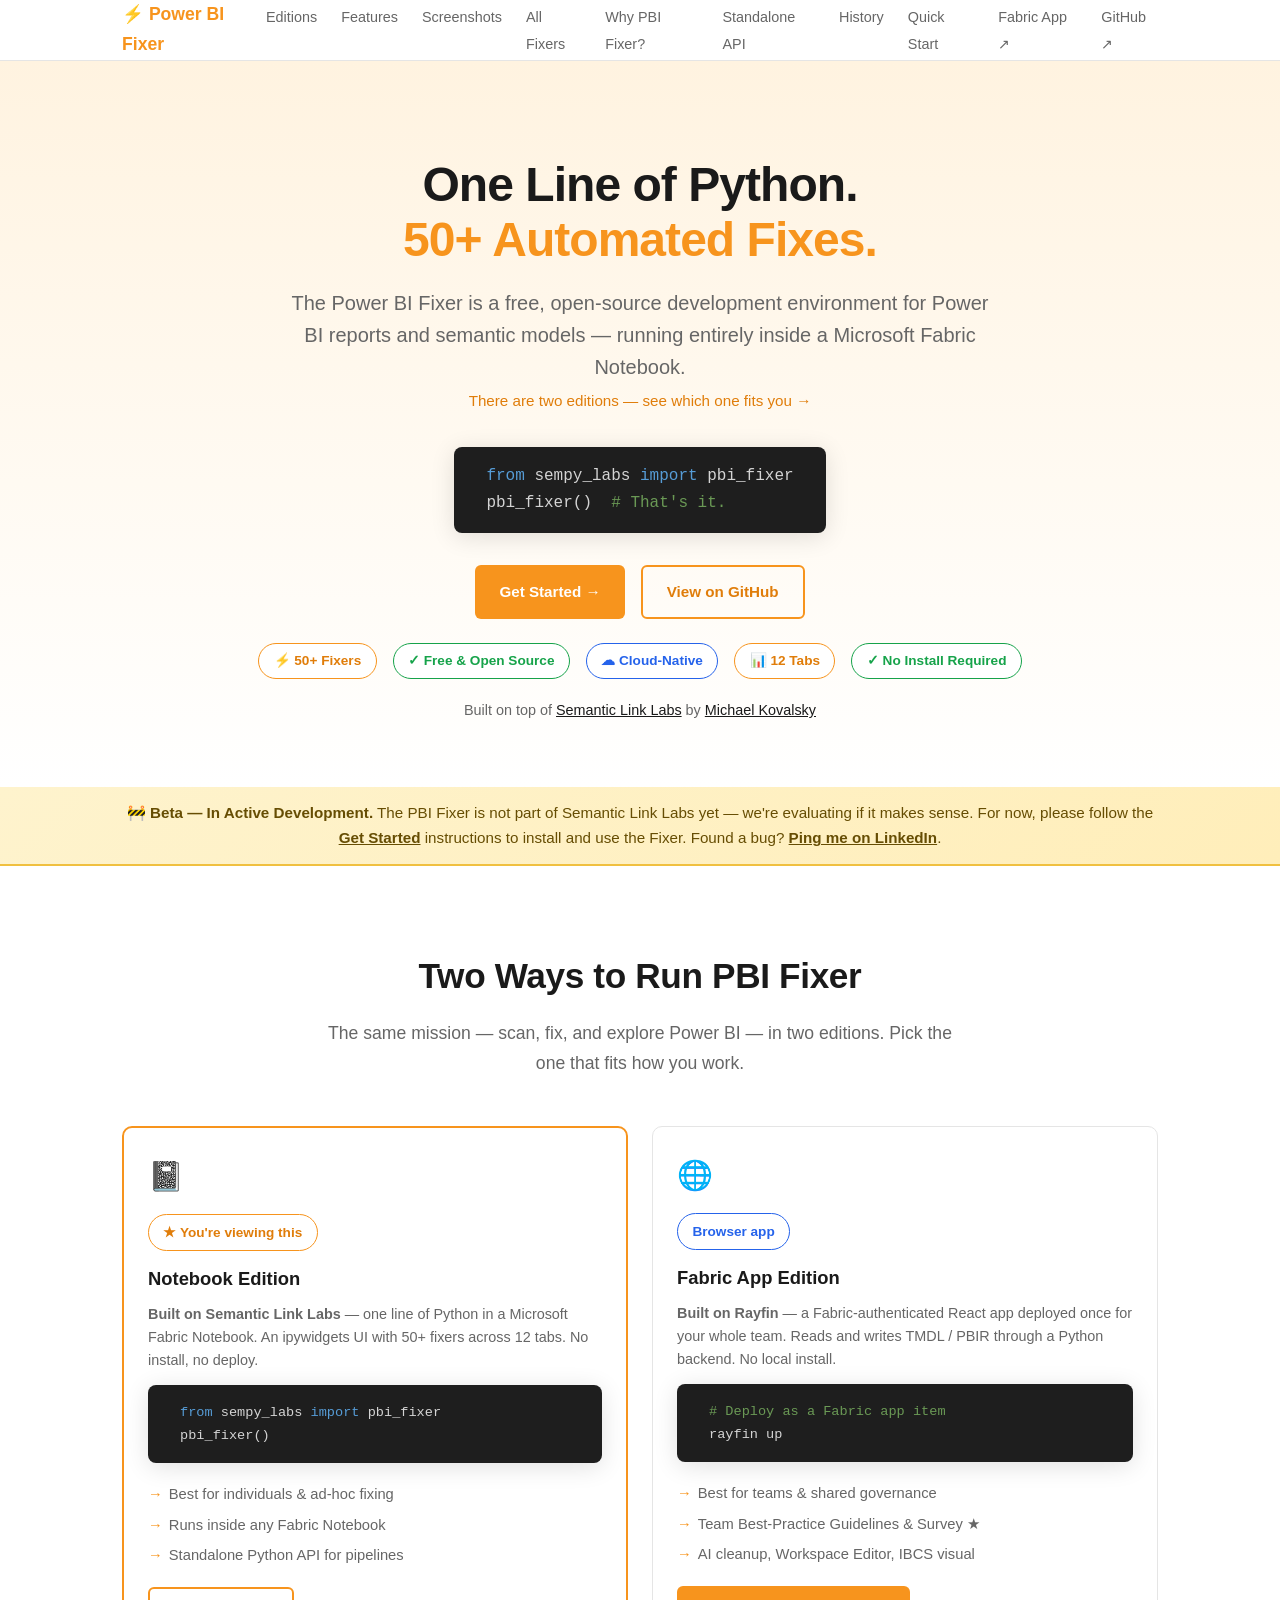
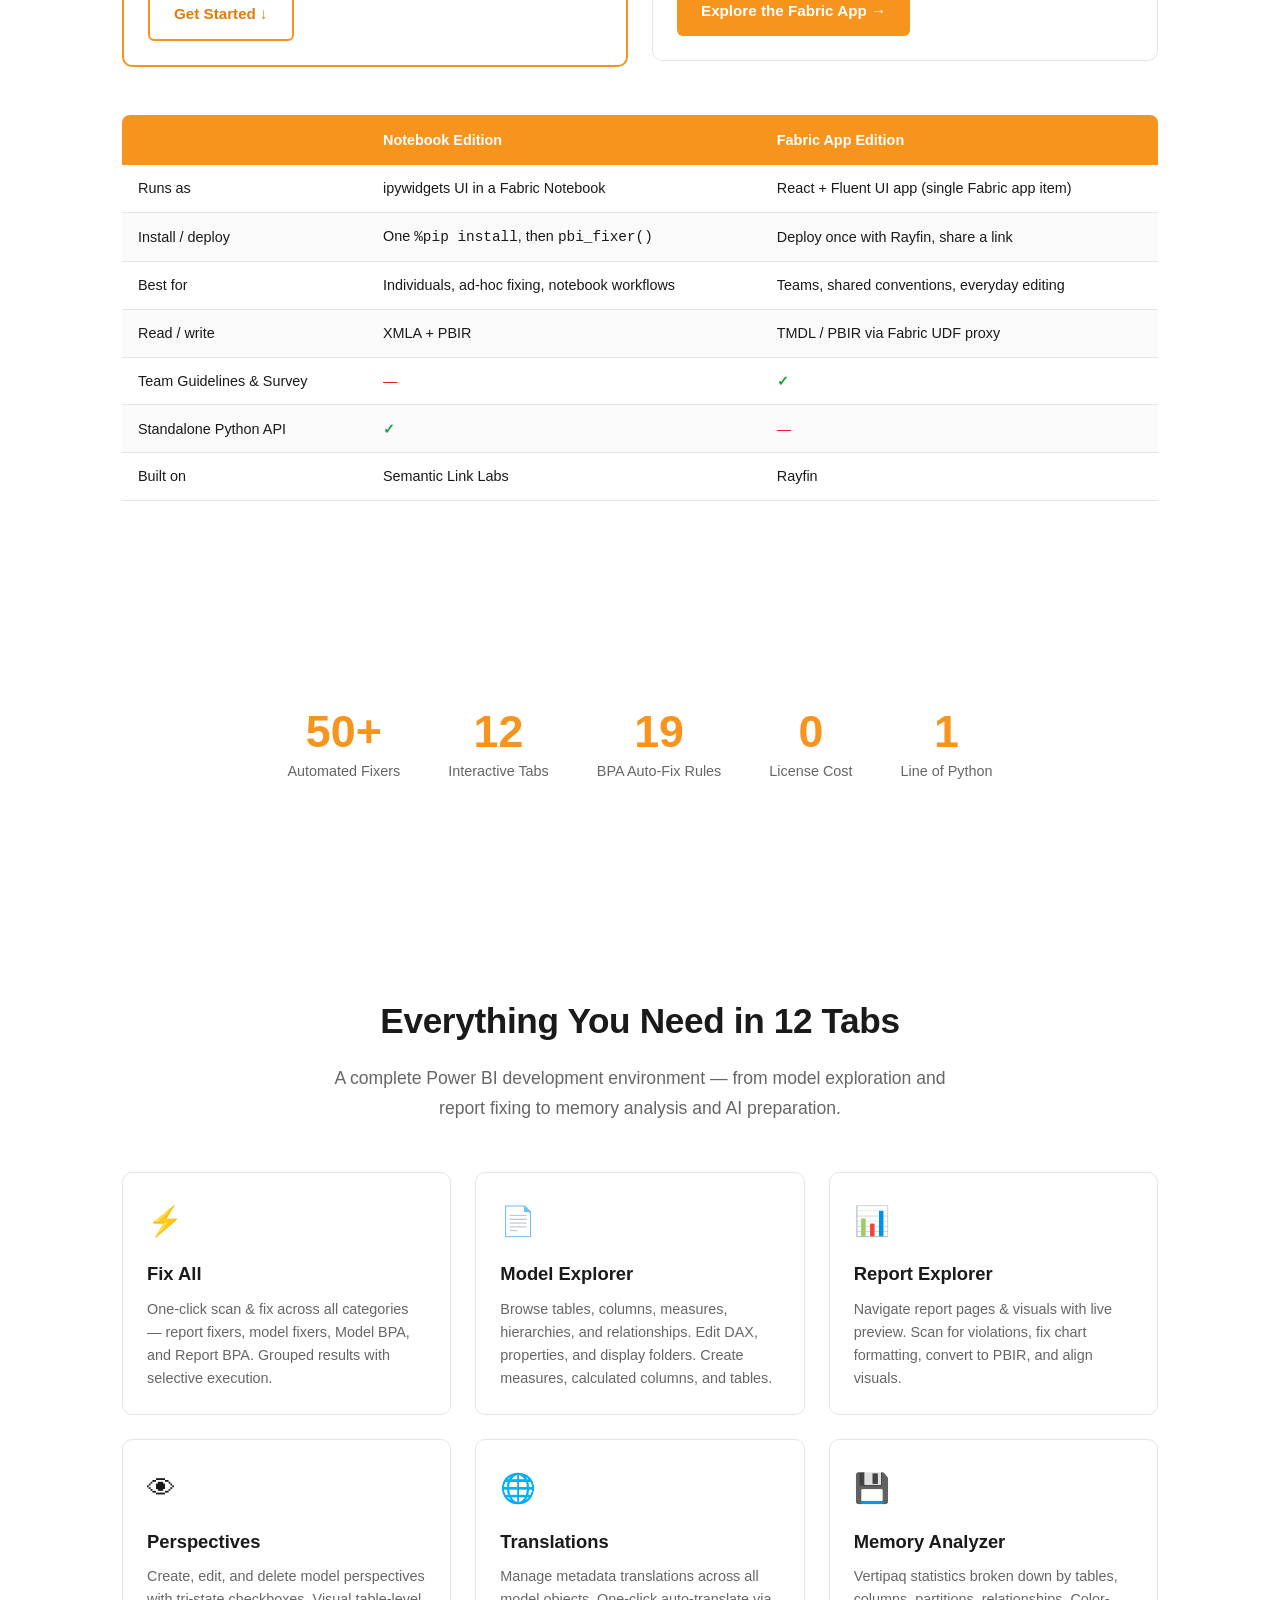
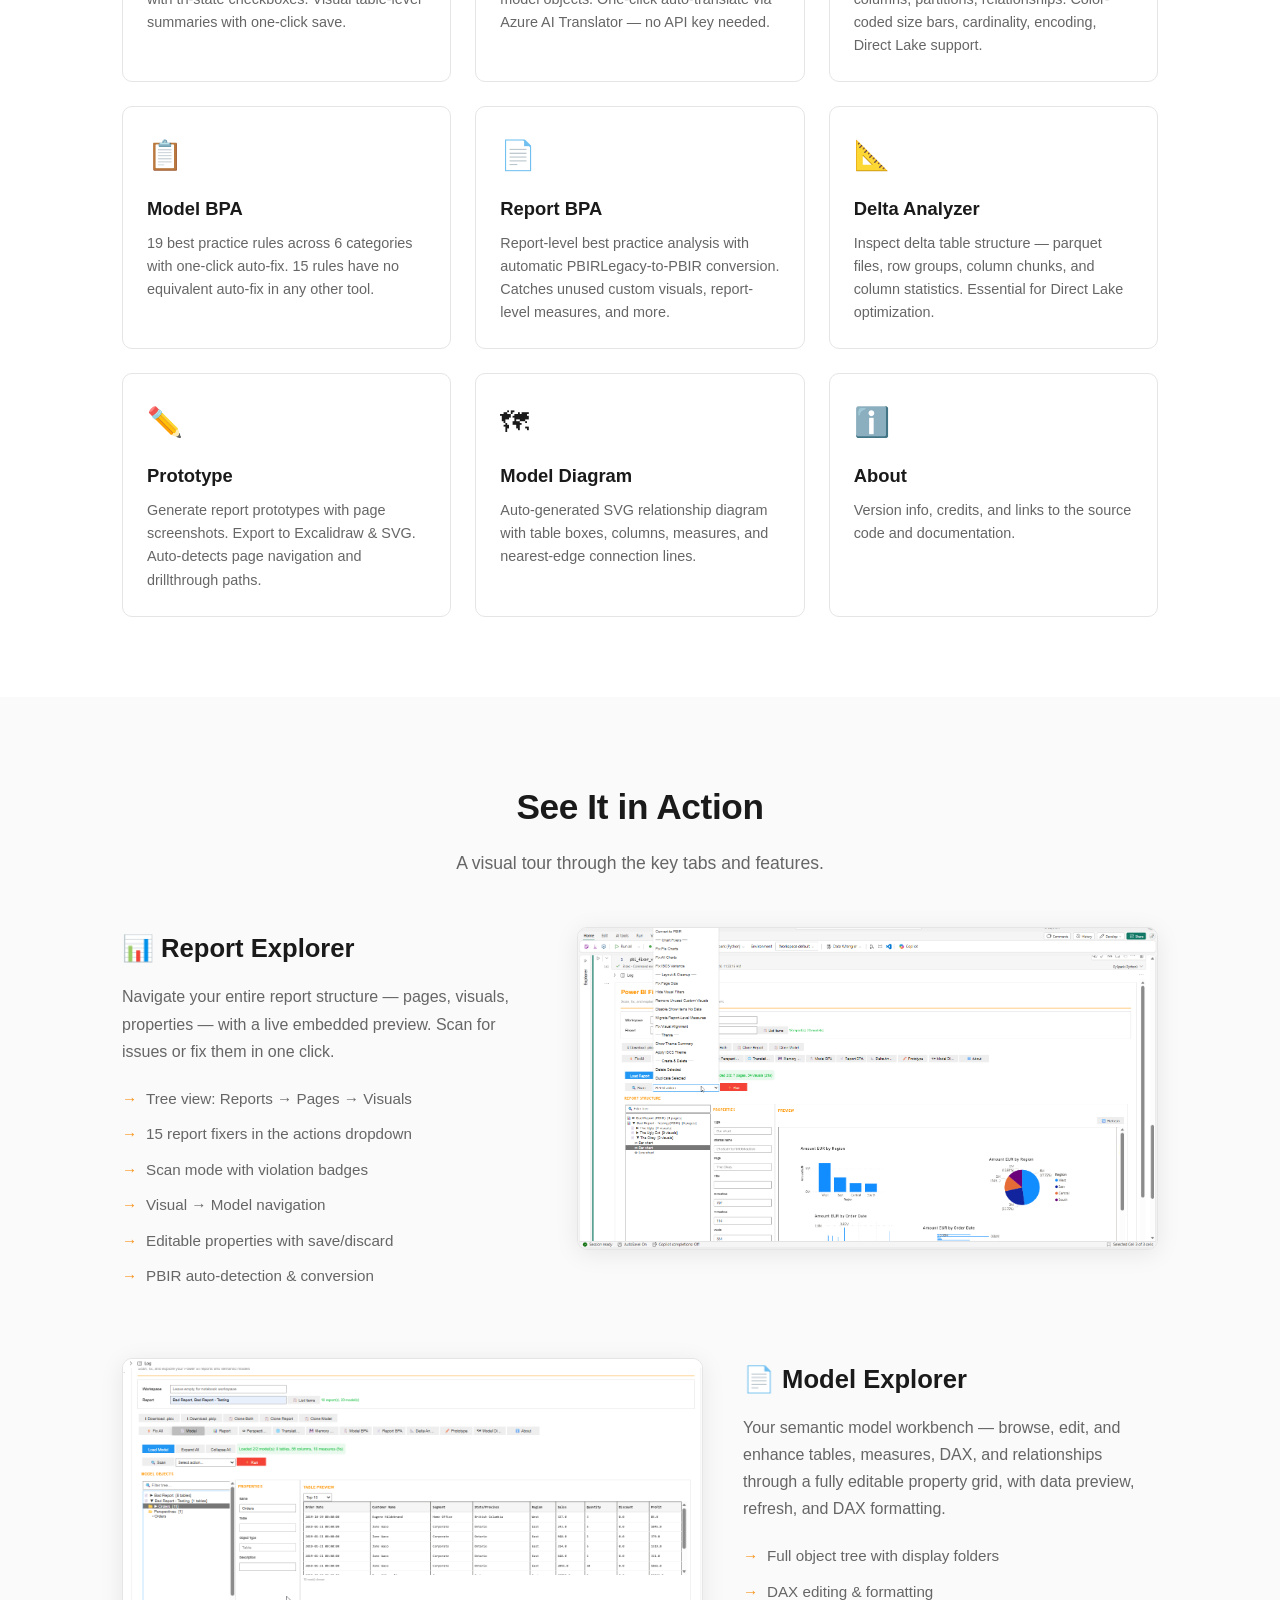
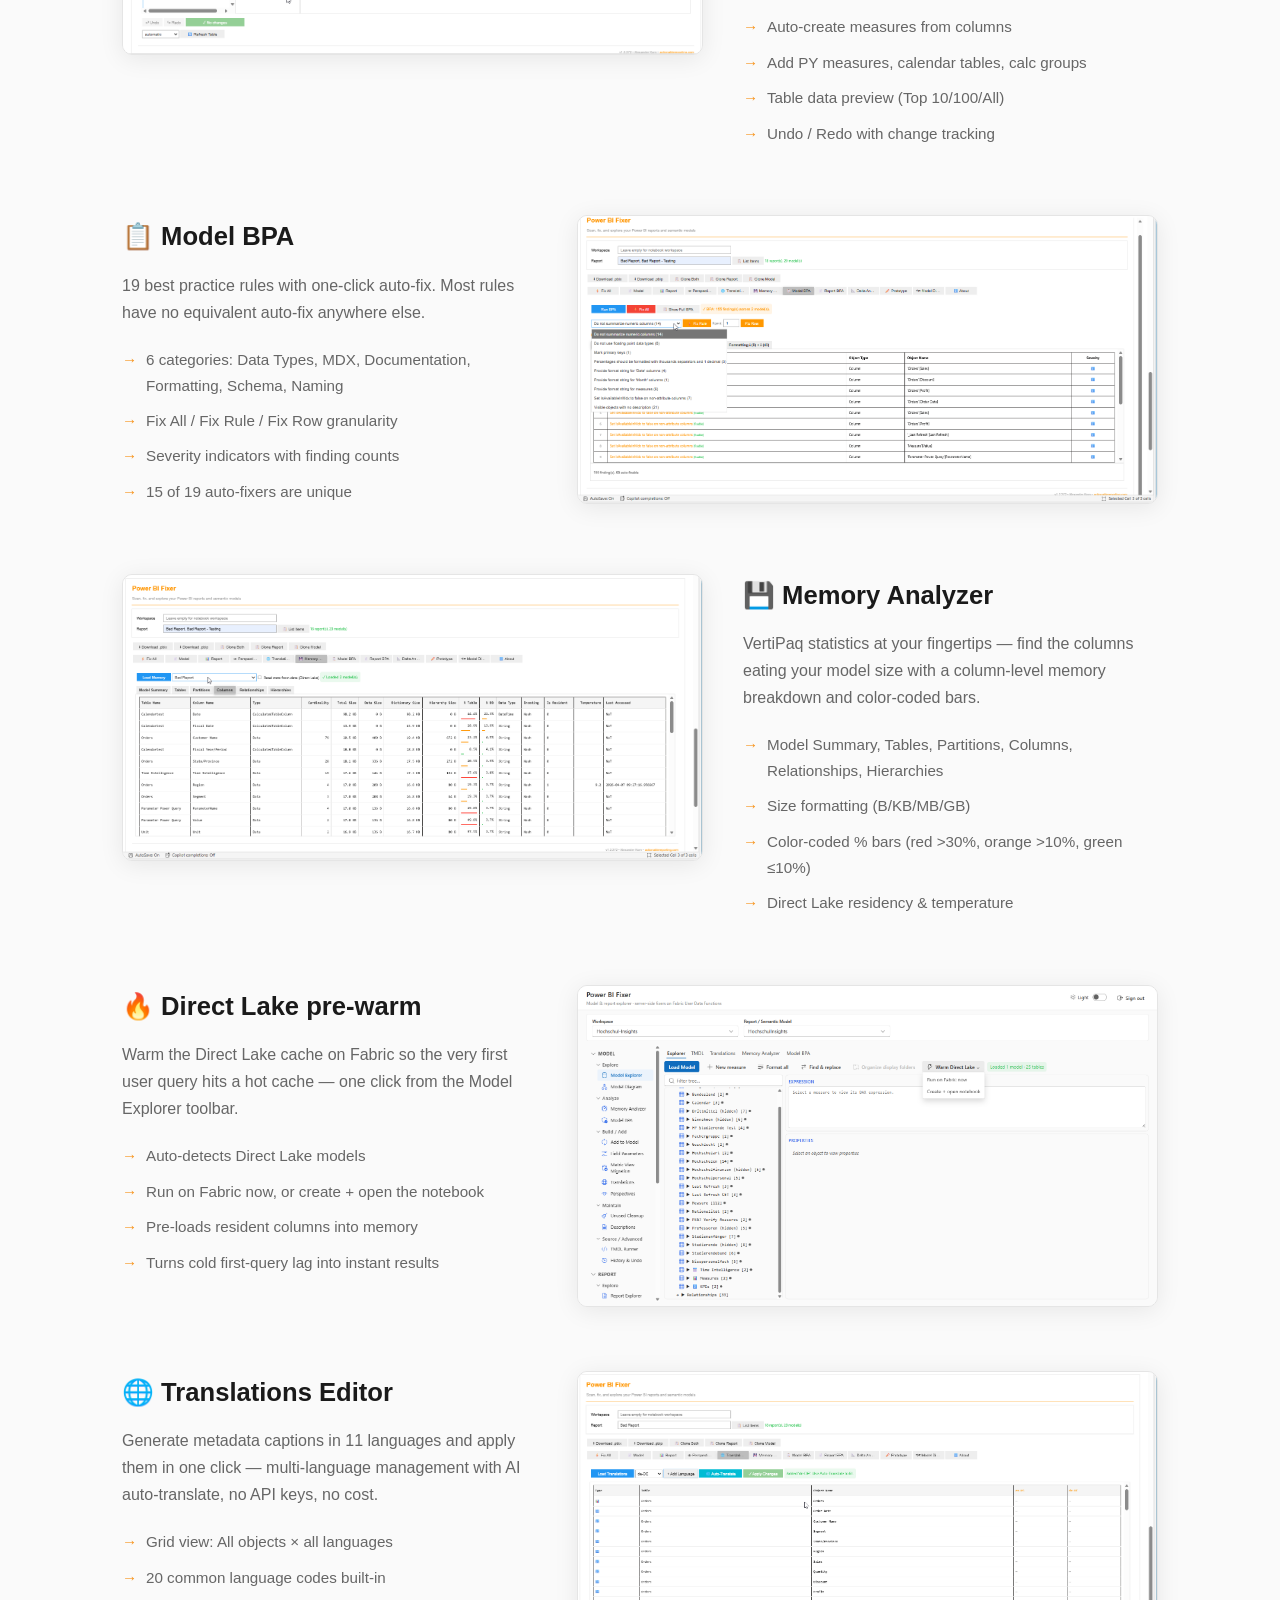
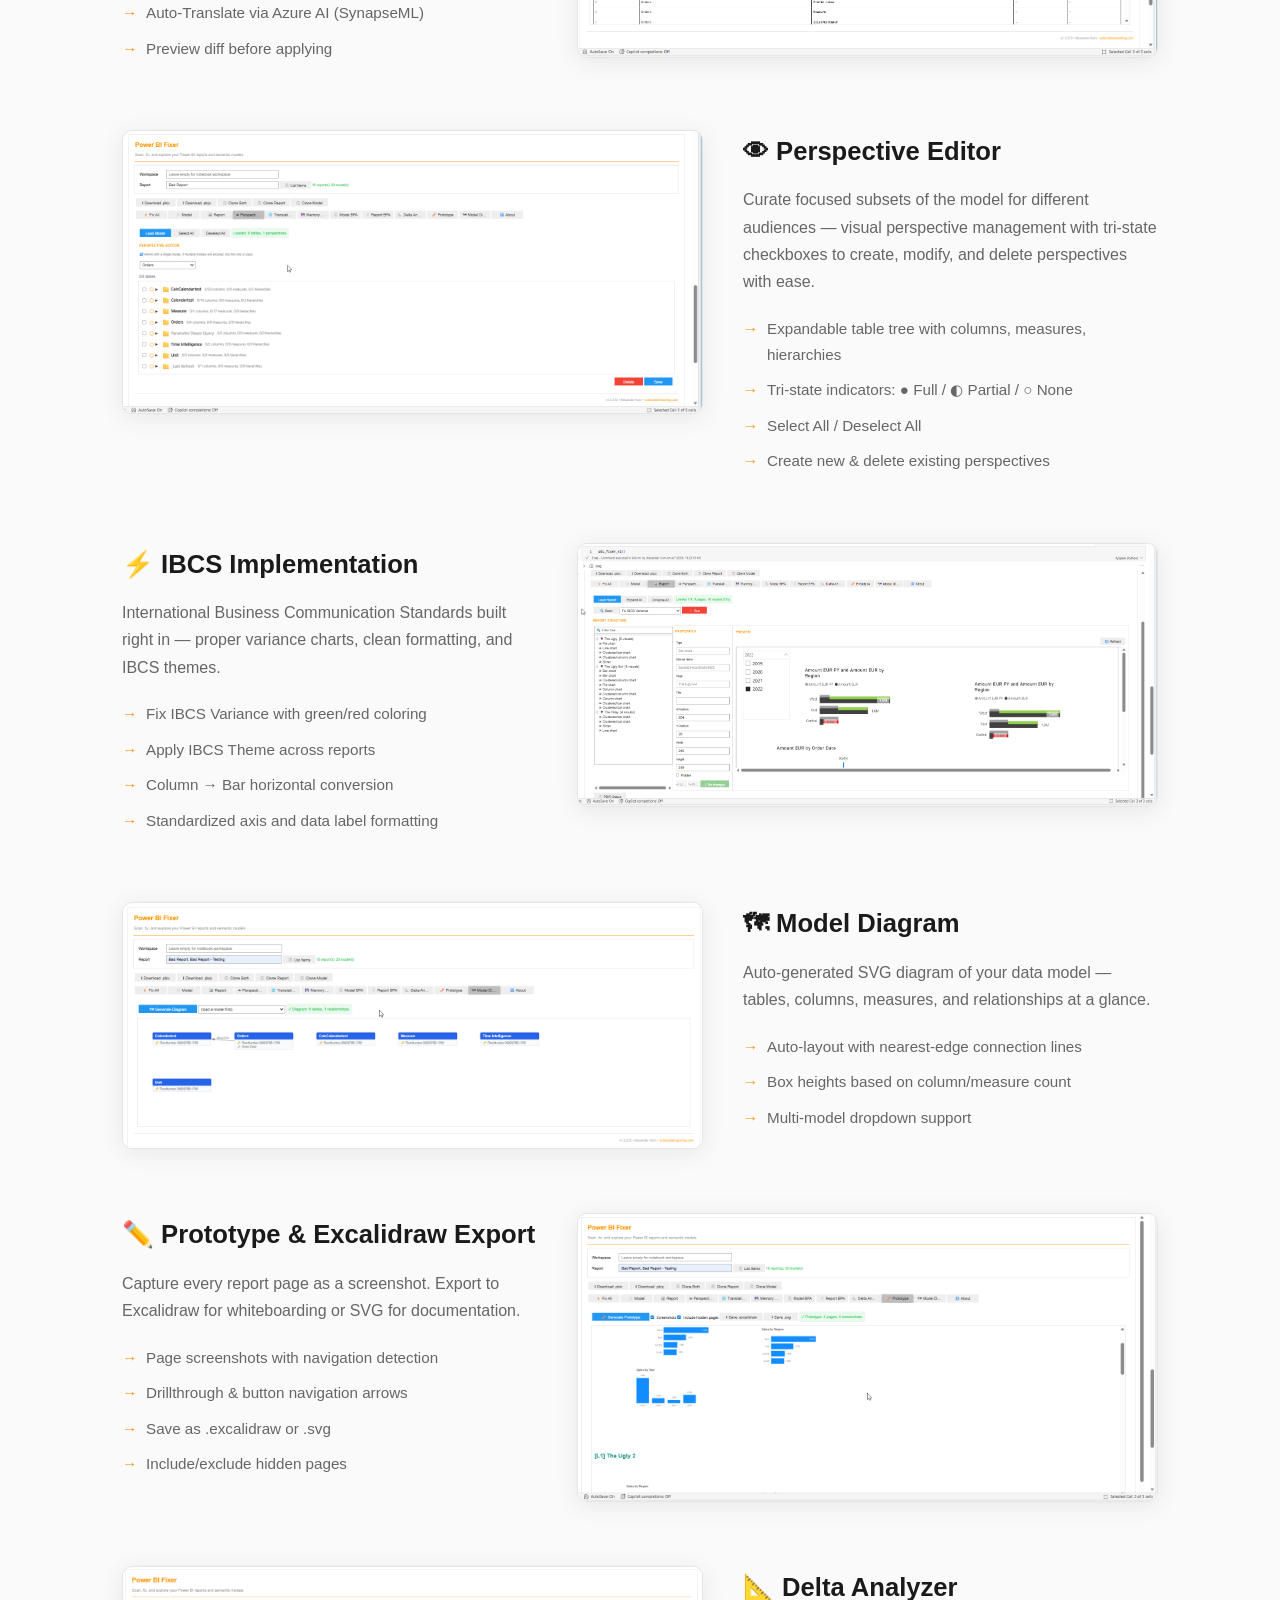
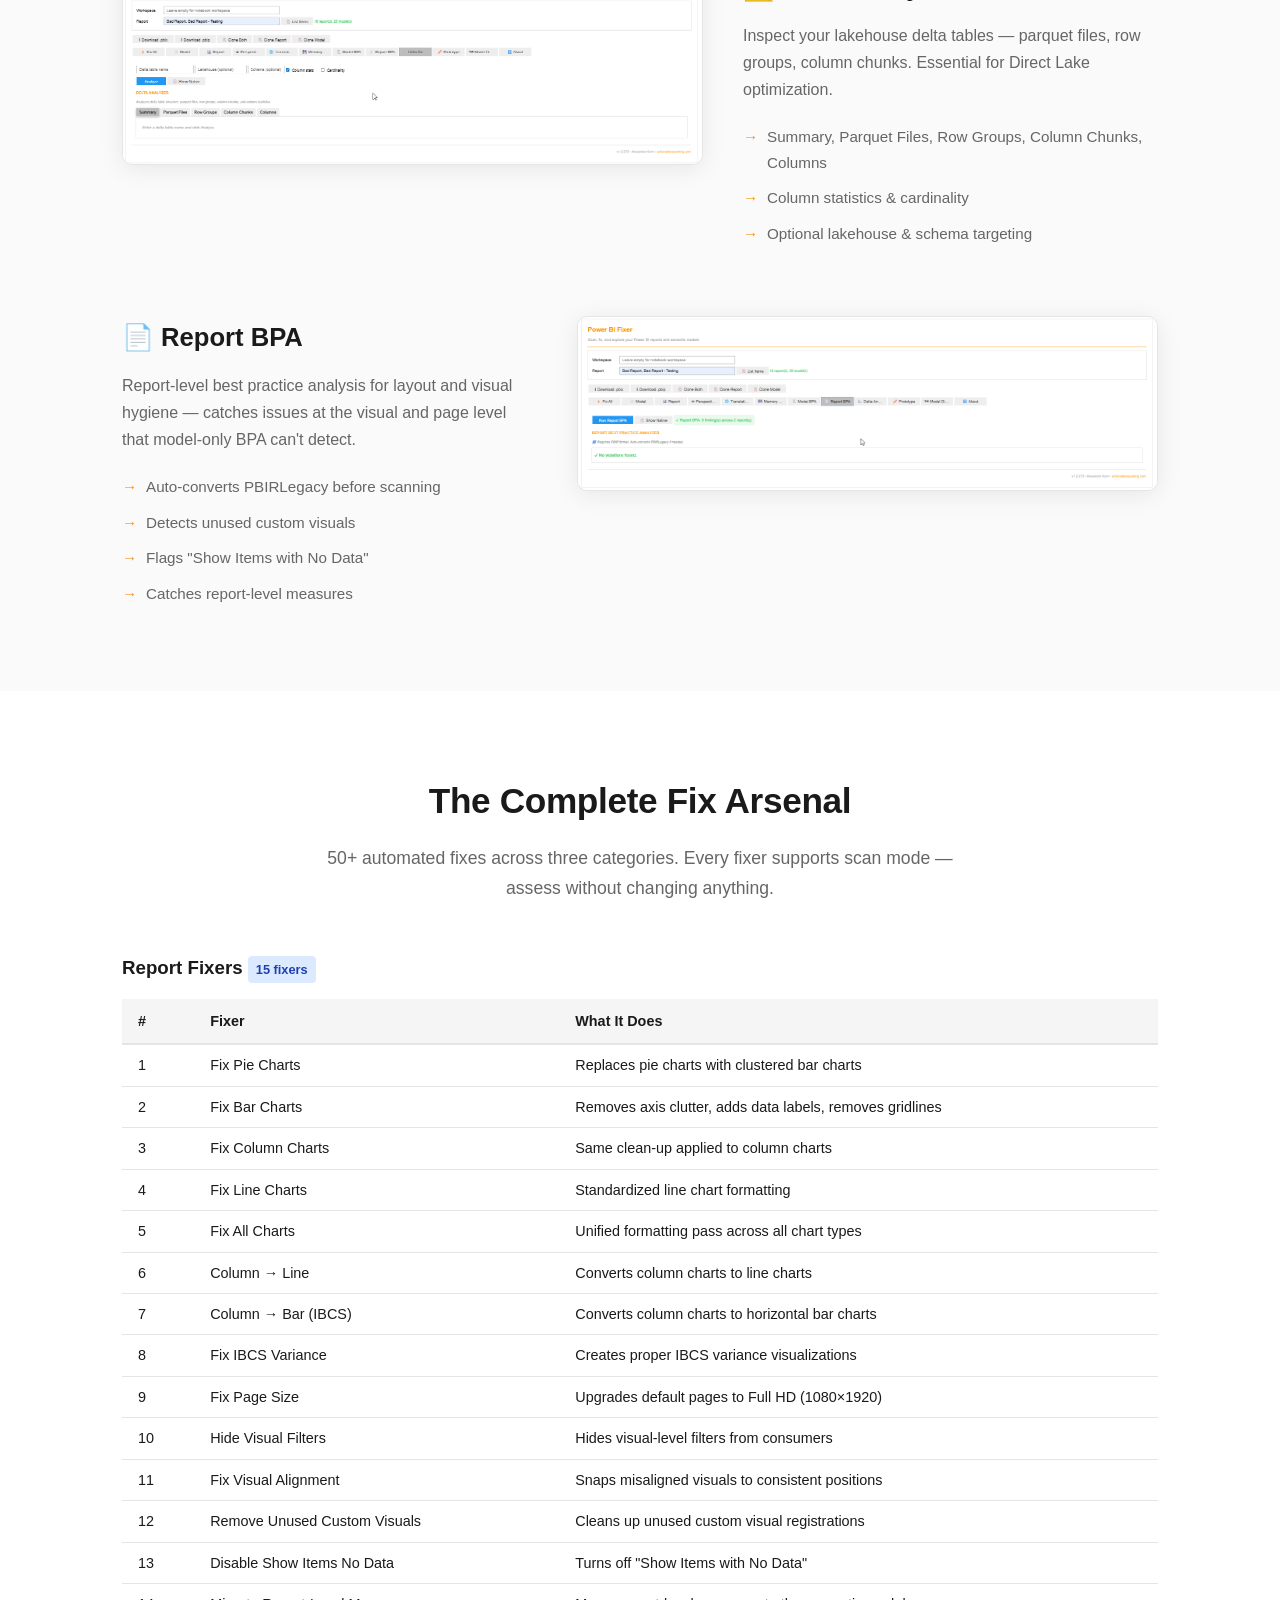
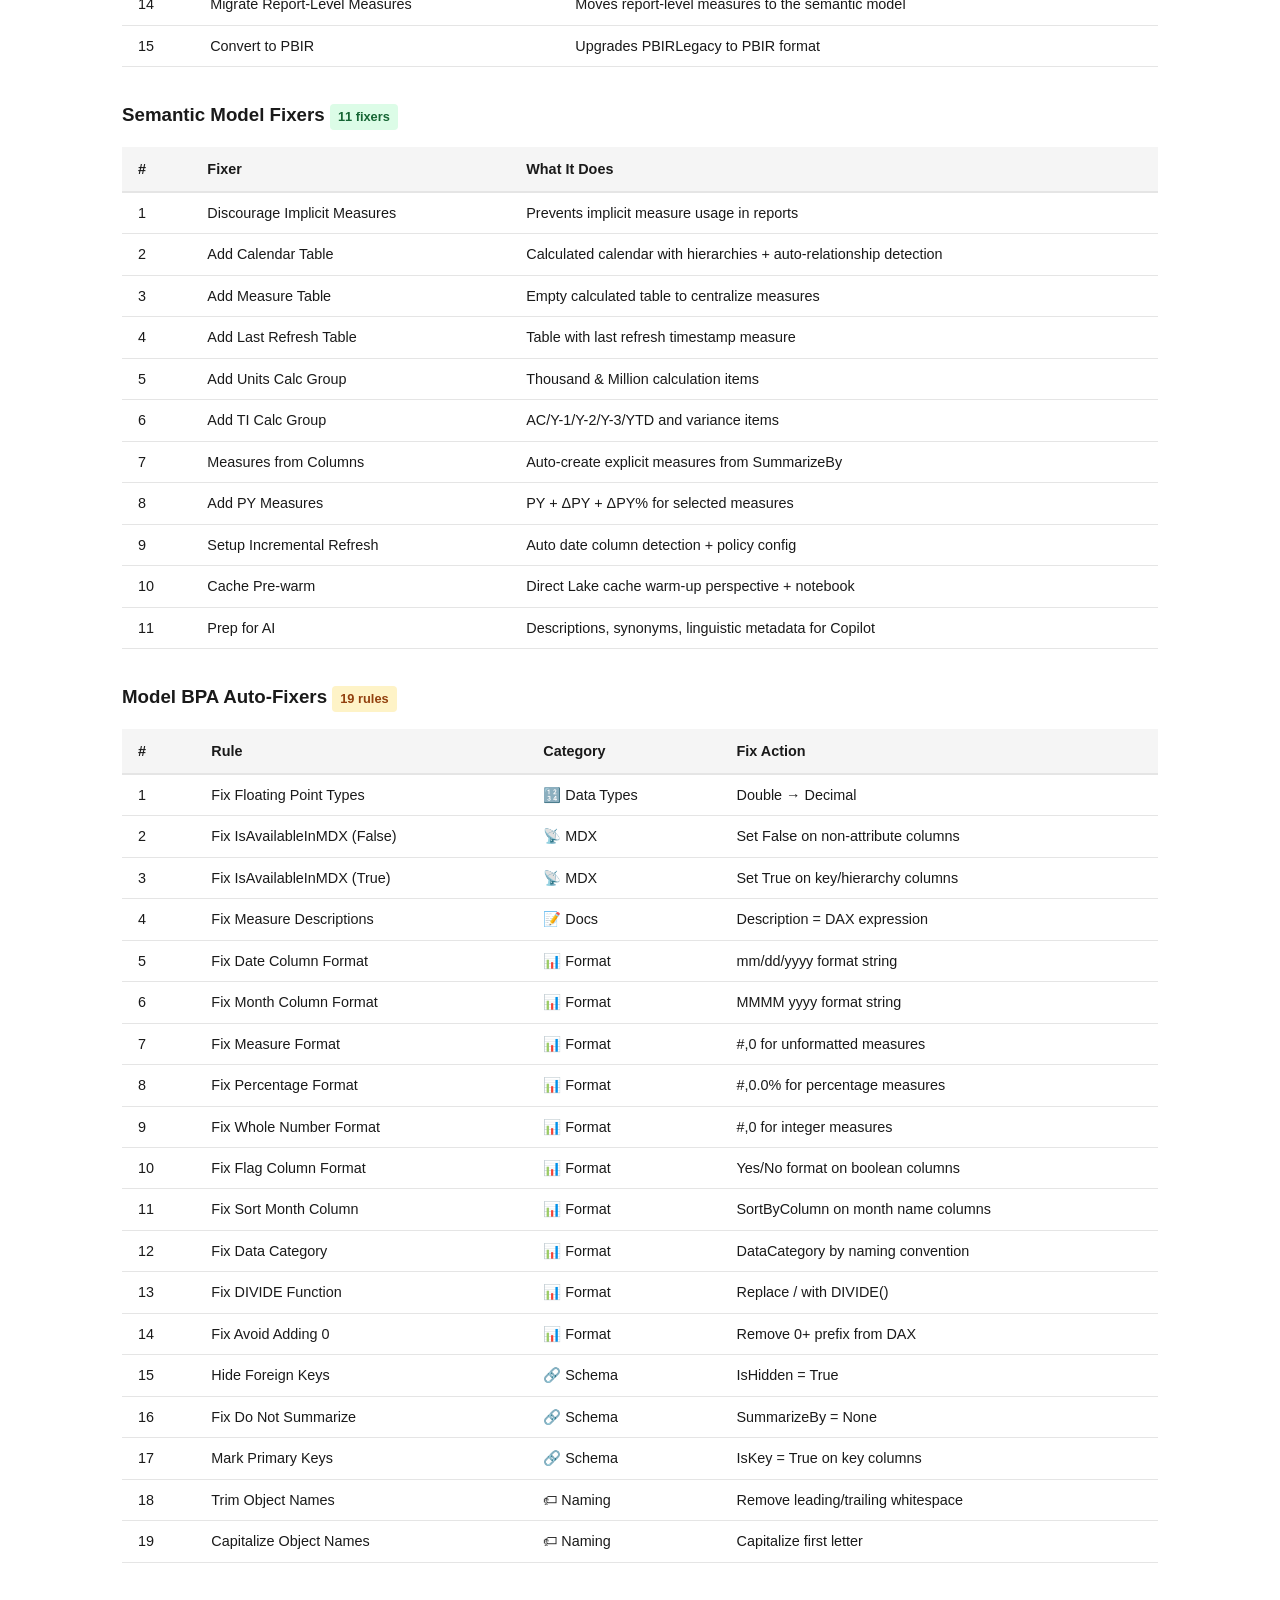
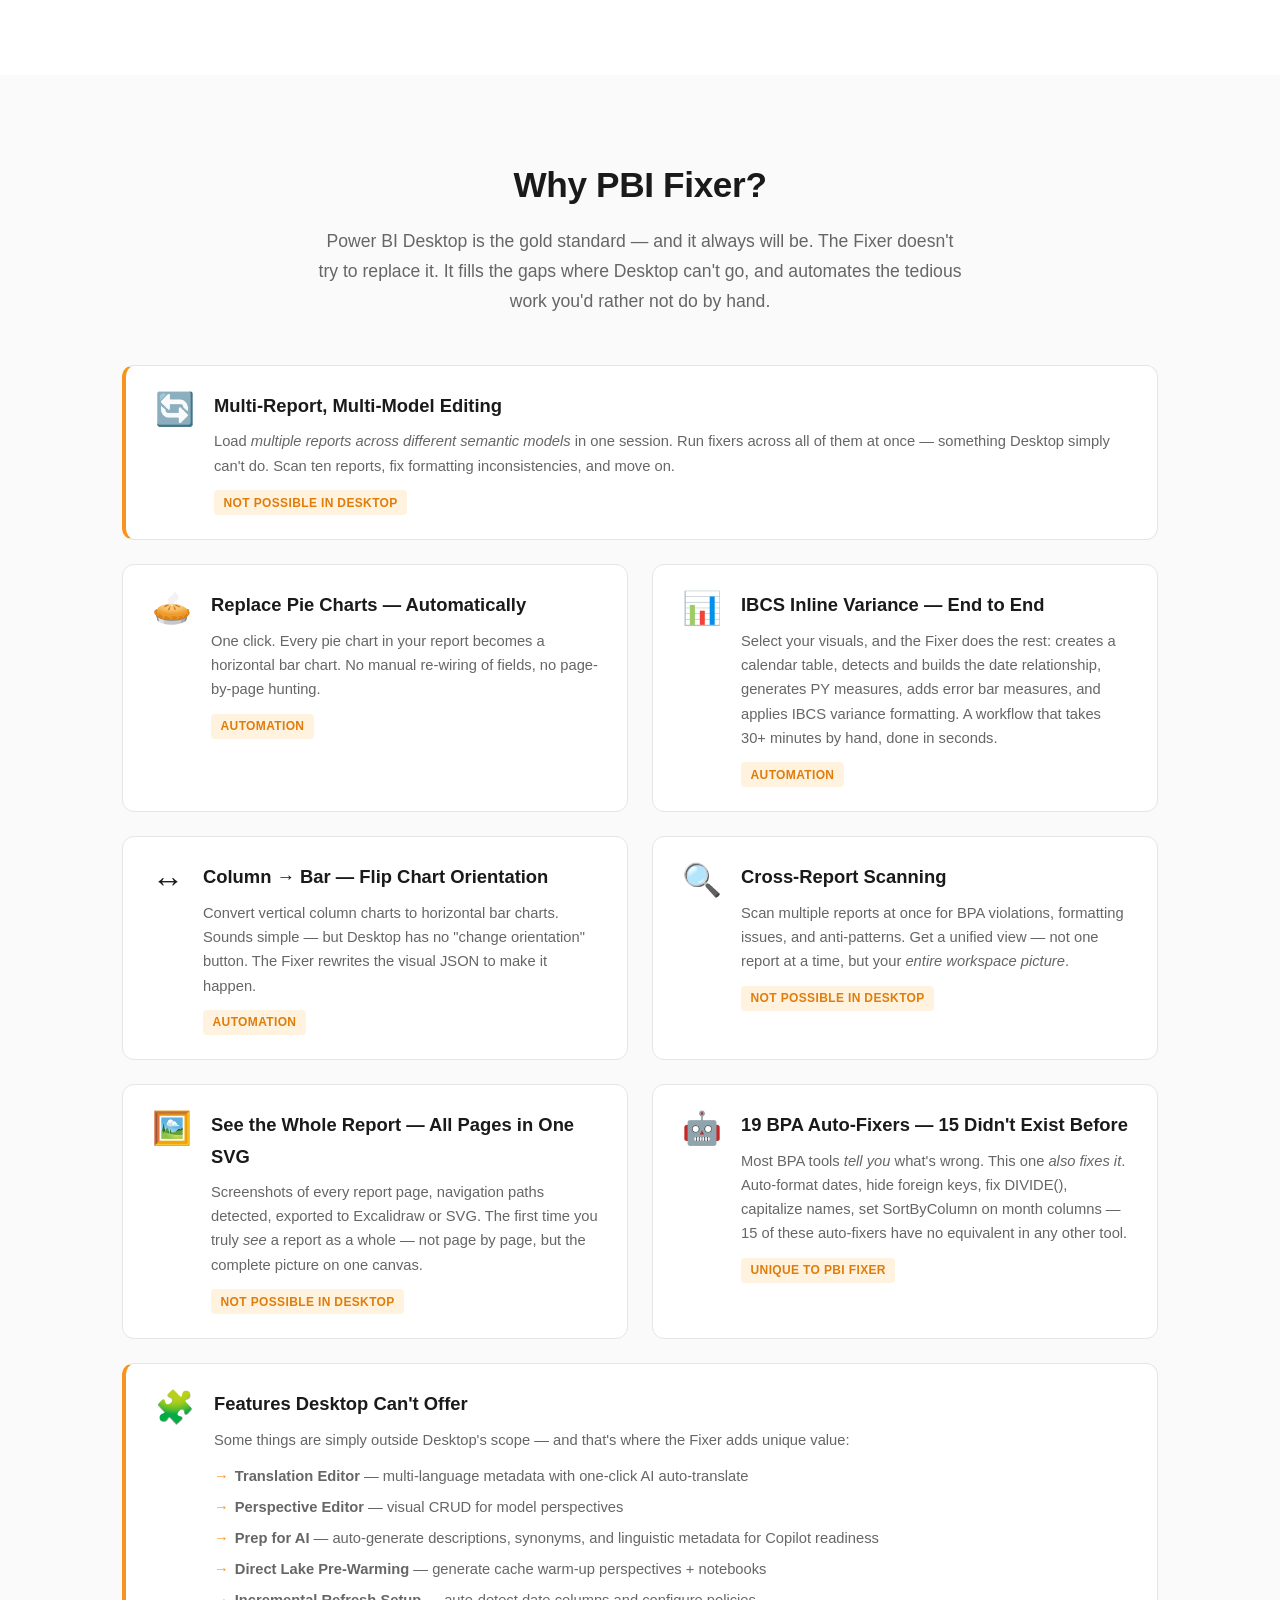
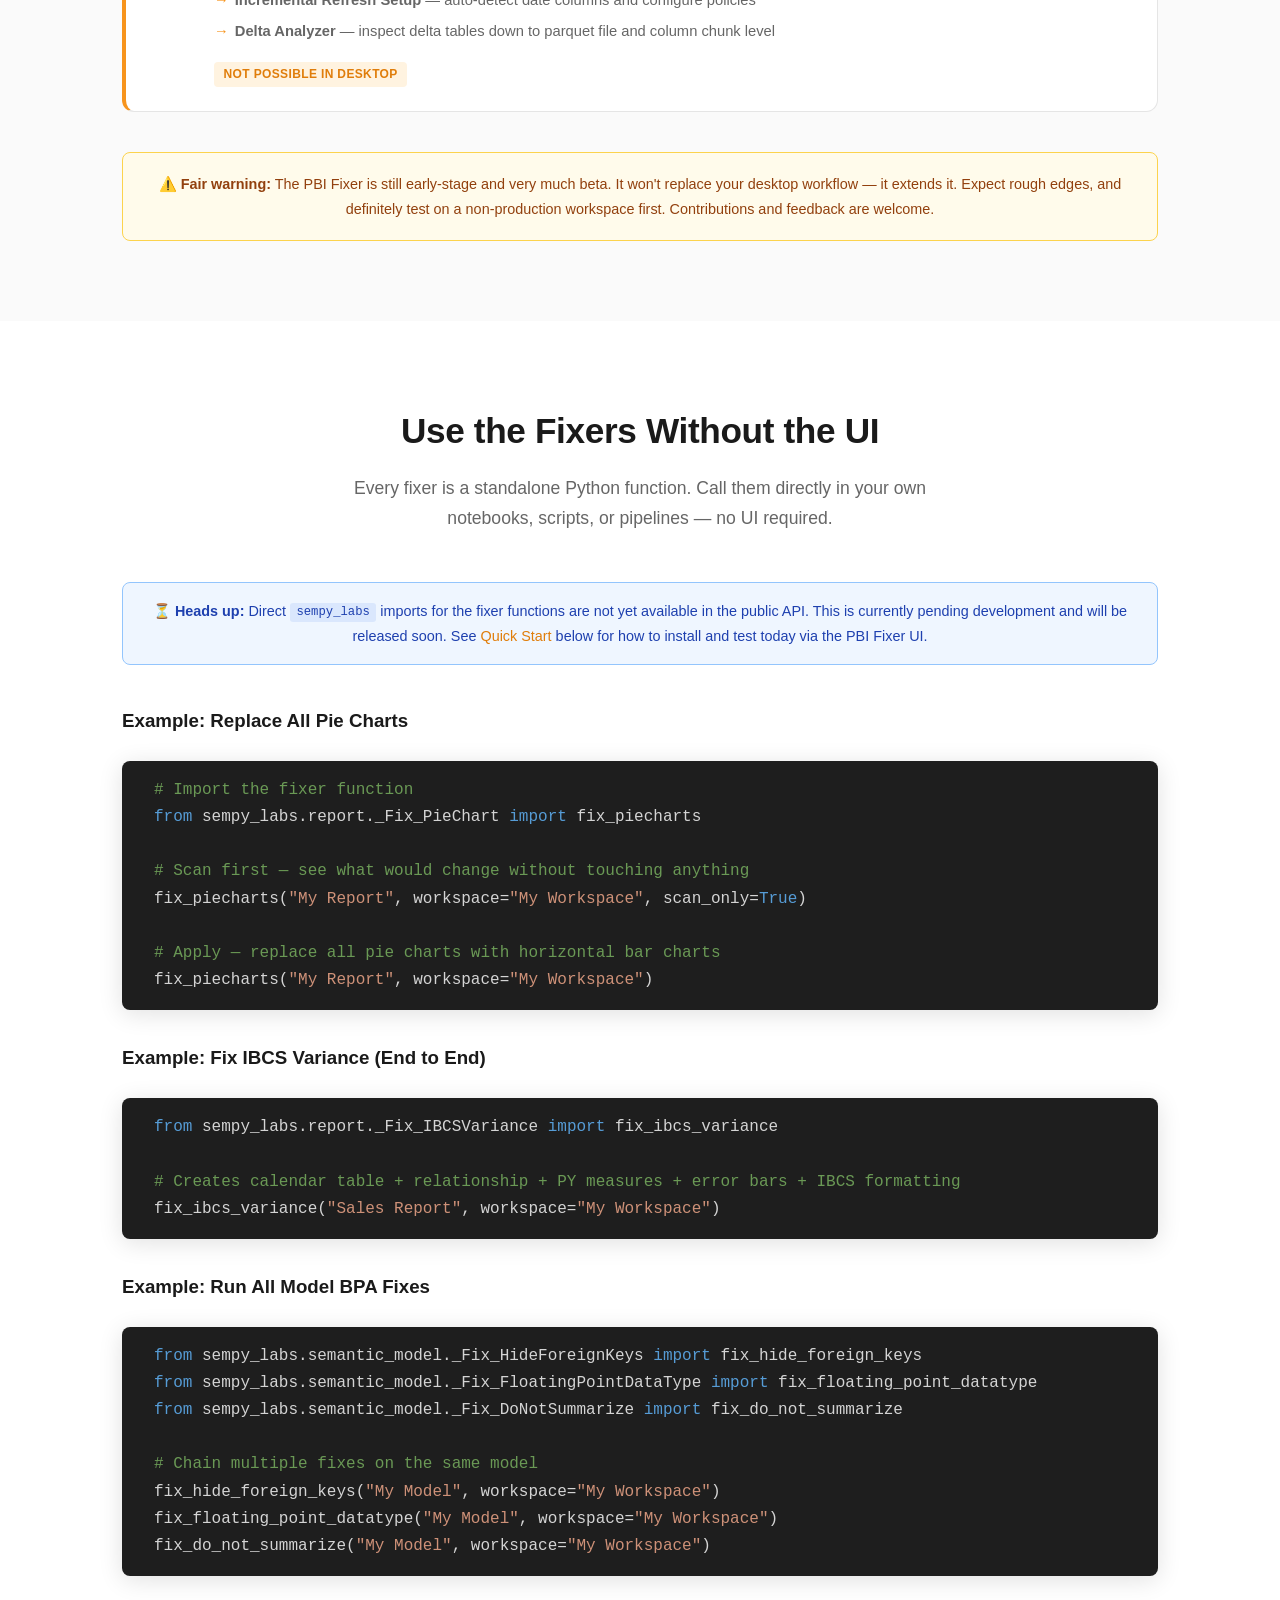
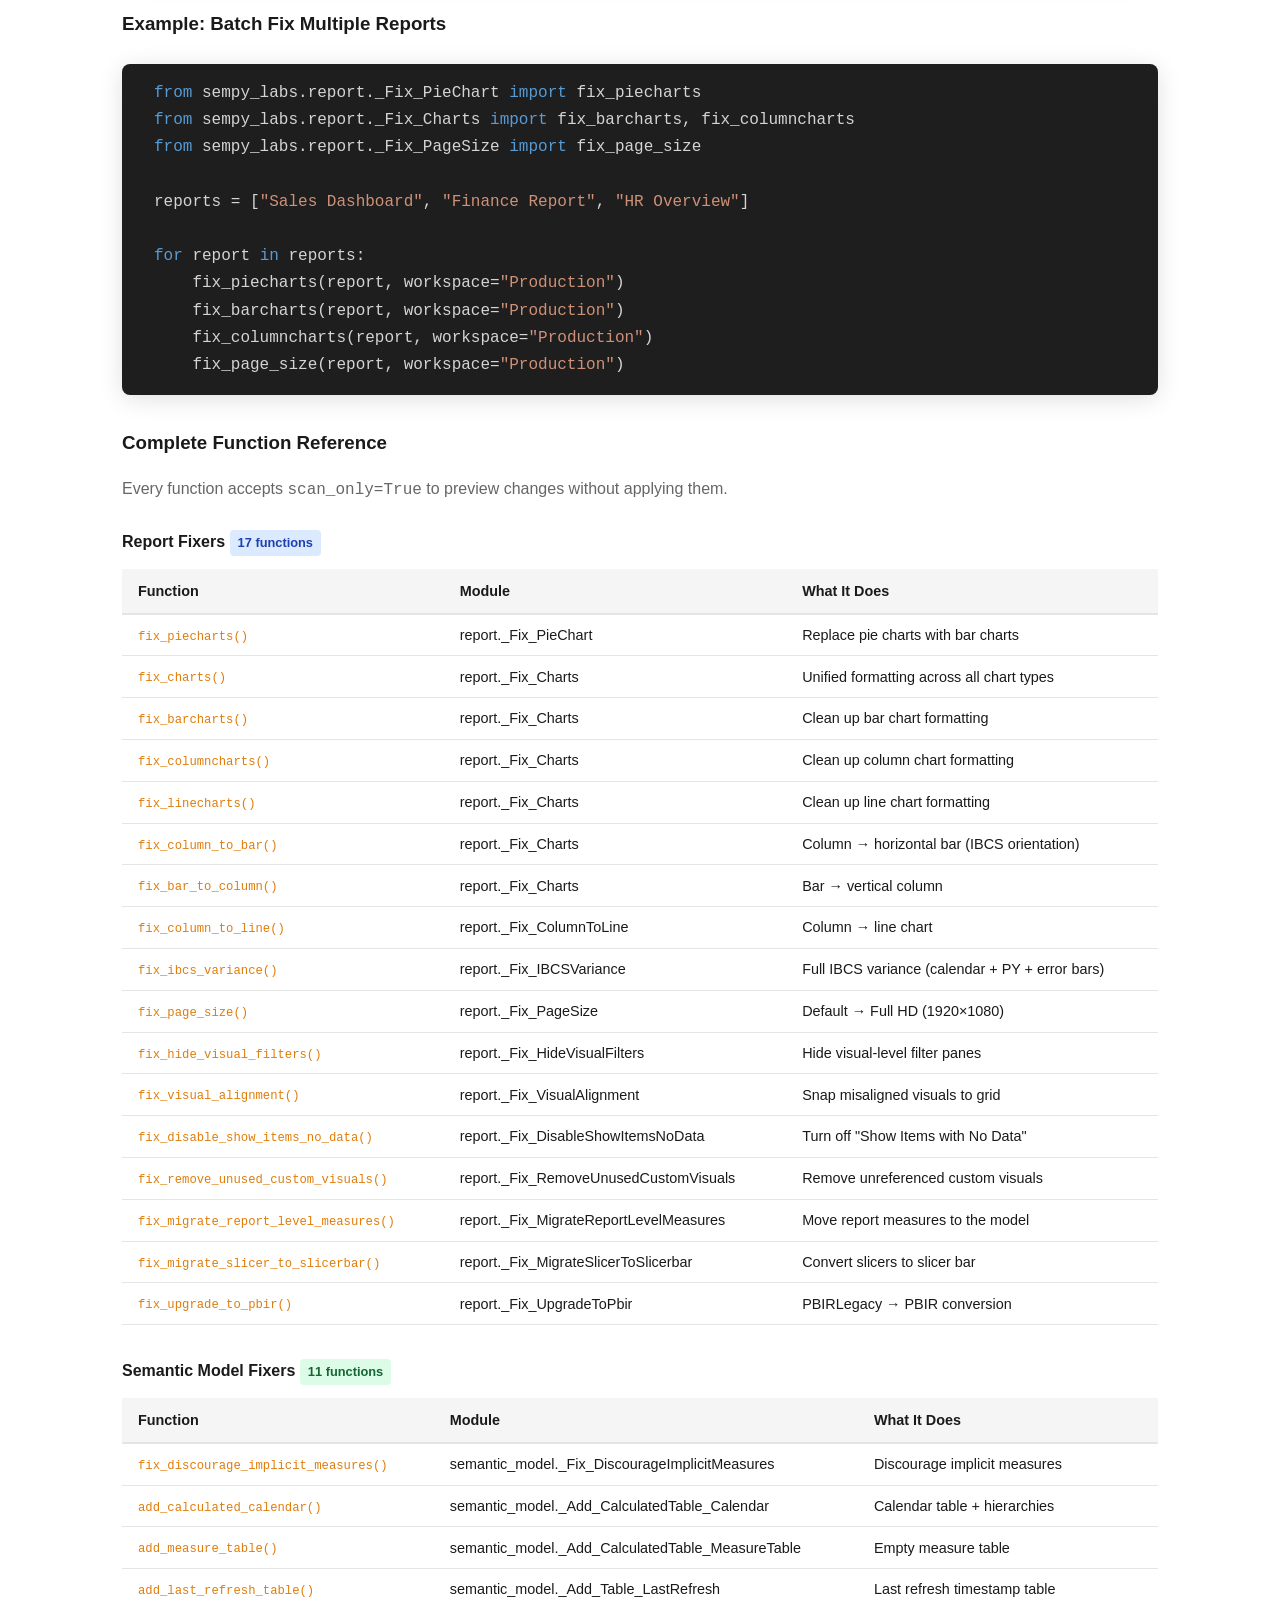
<file: docs/index.html>
<!DOCTYPE html>
<html lang="en">
<head>
  <meta charset="UTF-8" />
  <meta name="viewport" content="width=device-width, initial-scale=1.0" />
  <title>Power BI Fixer — Scan, Fix, and Explore Your Power BI Reports</title>
  <meta name="description" content="The Power BI Fixer is a free, open-source tool with 50+ automated fixers for Power BI reports and semantic models. Available in two editions: a Notebook edition (one line of Python in a Microsoft Fabric Notebook) and a Fabric App edition (a browser app deployed for your team)." />
  <meta name="author" content="Alexander Korn" />
  <meta property="og:title" content="Power BI Fixer — One Line to Fix Them All" />
  <meta property="og:description" content="50+ automated fixers for Power BI reports and semantic models. Free. Open source. Runs in Microsoft Fabric Notebooks." />
  <meta property="og:type" content="website" />
  <meta property="og:url" content="https://kornalexander.github.io/pbi_fixer/" />
  <!-- Replace with actual screenshot when deploying -->
  <meta property="og:image" content="assets/img/report-explorer.png" />
  <link rel="stylesheet" href="assets/css/style.css" />
  <link rel="icon" href="data:image/svg+xml,<svg xmlns='http://www.w3.org/2000/svg' viewBox='0 0 100 100'><text y='.9em' font-size='90'>⚡</text></svg>" />
</head>
<body>

<!-- ═══════════════ Navigation ═══════════════ -->
<nav class="nav">
  <div class="container">
    <a href="#" class="nav-logo">⚡ Power BI Fixer</a>
    <ul class="nav-links" id="navLinks">
      <li><a href="#editions">Editions</a></li>
      <li><a href="#features">Features</a></li>
      <li><a href="#screenshots">Screenshots</a></li>
      <li><a href="#fixers">All Fixers</a></li>
      <li><a href="#why">Why PBI Fixer?</a></li>
      <li><a href="#api">Standalone API</a></li>
      <li><a href="#history">History</a></li>
      <li><a href="#quickstart">Quick Start</a></li>
      <li><a href="https://kornalexander.github.io/pbi_fixer/app.html">Fabric App ↗</a></li>
      <li><a href="https://github.com/KornAlexander/pbi_fixer" target="_blank">GitHub ↗</a></li>
    </ul>
    <button class="nav-hamburger" onclick="document.getElementById('navLinks').classList.toggle('open')" aria-label="Toggle navigation">
      <span></span><span></span><span></span>
    </button>
  </div>
</nav>

<!-- ═══════════════ Hero ═══════════════ -->
<section class="hero" id="hero">
  <div class="container">
    <h1>One Line of Python.<br/><span class="accent">50+ Automated Fixes.</span></h1>
    <p class="subtitle">
      The Power BI Fixer is a free, open-source development environment for Power BI reports
      and semantic models — running entirely inside a Microsoft Fabric Notebook.
      <br/><a href="#editions" style="font-size:0.95rem;">There are two editions — see which one fits you →</a>
    </p>

    <div class="hero-code">
      <span class="kw">from</span> sempy_labs <span class="kw">import</span> pbi_fixer<br/>
      pbi_fixer() &nbsp;<span class="cm"># That's it.</span>
    </div>

    <div class="btn-group">
      <a href="#quickstart" class="btn btn-primary">Get Started →</a>
      <a href="https://github.com/KornAlexander/pbi_fixer" target="_blank" class="btn btn-outline">View on GitHub</a>
    </div>

    <div class="hero-badges">
      <span class="badge badge-orange">⚡ 50+ Fixers</span>
      <span class="badge badge-green">✓ Free &amp; Open Source</span>
      <span class="badge badge-blue">☁ Cloud-Native</span>
      <span class="badge badge-orange">📊 12 Tabs</span>
      <span class="badge badge-green">✓ No Install Required</span>
    </div>

    <p class="hero-credit">Built on top of <a href="https://github.com/microsoft/semantic-link-labs" target="_blank">Semantic Link Labs</a> by <a href="https://www.linkedin.com/in/michaelkovalsky/" target="_blank">Michael Kovalsky</a></p>
  </div>
</section>

<!-- ═══════════════ Beta Banner ═══════════════ -->
<div class="beta-banner">
  <div class="container">
    <p>🚧 <strong>Beta — In Active Development.</strong> The PBI Fixer is not part of Semantic Link Labs yet — we're evaluating if it makes sense. For now, please follow the <a href="#quickstart">Get Started</a> instructions to install and use the Fixer. Found a bug? <a href="https://www.linkedin.com/in/alexanderkorn/" target="_blank">Ping me on LinkedIn</a>.</p>
  </div>
</div>

<!-- ═══════════════ Editions ═══════════════ -->
<section class="section" id="editions">
  <div class="container">
    <div class="section-header">
      <h2>Two Ways to Run PBI Fixer</h2>
      <p>The same mission — scan, fix, and explore Power BI — in two editions. Pick the one that fits how you work.</p>
    </div>

    <div class="tabs-grid" style="grid-template-columns:repeat(auto-fit,minmax(320px,1fr));align-items:start;">
      <div class="tab-card" style="border-color:var(--accent);border-width:2px;">
        <div class="icon">📓</div>
        <span class="badge badge-orange" style="margin-bottom:0.8rem;">★ You're viewing this</span>
        <h3>Notebook Edition</h3>
        <p style="margin-bottom:0.8rem;"><strong>Built on Semantic Link Labs</strong> — one line of Python in a Microsoft Fabric Notebook. An ipywidgets UI with 50+ fixers across 12 tabs. No install, no deploy.</p>
        <div class="hero-code" style="display:block;font-size:0.85rem;margin-bottom:1rem;">
          <span class="kw">from</span> sempy_labs <span class="kw">import</span> pbi_fixer<br/>pbi_fixer()
        </div>
        <ul class="highlight-list" style="margin-bottom:1rem;">
          <li>Best for individuals &amp; ad-hoc fixing</li>
          <li>Runs inside any Fabric Notebook</li>
          <li>Standalone Python API for pipelines</li>
        </ul>
        <a href="#quickstart" class="btn btn-outline">Get Started ↓</a>
      </div>

      <div class="tab-card">
        <div class="icon">🌐</div>
        <span class="badge badge-blue" style="margin-bottom:0.8rem;">Browser app</span>
        <h3>Fabric App Edition</h3>
        <p style="margin-bottom:0.8rem;"><strong>Built on Rayfin</strong> — a Fabric-authenticated React app deployed once for your whole team. Reads and writes TMDL / PBIR through a Python backend. No local install.</p>
        <div class="hero-code" style="display:block;font-size:0.85rem;margin-bottom:1rem;">
          <span class="cm"># Deploy as a Fabric app item</span><br/>rayfin up
        </div>
        <ul class="highlight-list" style="margin-bottom:1rem;">
          <li>Best for teams &amp; shared governance</li>
          <li>Team Best-Practice Guidelines &amp; Survey ★</li>
          <li>AI cleanup, Workspace Editor, IBCS visual</li>
        </ul>
        <a href="https://kornalexander.github.io/pbi_fixer/app.html" class="btn btn-primary">Explore the Fabric App →</a>
      </div>
    </div>

    <table class="comparison-table" style="margin-top:3rem;">
      <thead>
        <tr><th>&nbsp;</th><th>Notebook Edition</th><th>Fabric App Edition</th></tr>
      </thead>
      <tbody>
        <tr><td>Runs as</td><td>ipywidgets UI in a Fabric Notebook</td><td>React + Fluent UI app (single Fabric app item)</td></tr>
        <tr><td>Install / deploy</td><td>One <code>%pip install</code>, then <code>pbi_fixer()</code></td><td>Deploy once with Rayfin, share a link</td></tr>
        <tr><td>Best for</td><td>Individuals, ad-hoc fixing, notebook workflows</td><td>Teams, shared conventions, everyday editing</td></tr>
        <tr><td>Read / write</td><td>XMLA + PBIR</td><td>TMDL / PBIR via Fabric UDF proxy</td></tr>
        <tr><td>Team Guidelines &amp; Survey</td><td class="cross">—</td><td><span class="check">✓</span></td></tr>
        <tr><td>Standalone Python API</td><td><span class="check">✓</span></td><td class="cross">—</td></tr>
        <tr><td>Built on</td><td>Semantic Link Labs</td><td>Rayfin</td></tr>
      </tbody>
    </table>
  </div>
</section>

<!-- ═══════════════ Stats ═══════════════ -->
<section class="section">
  <div class="container">
    <div class="stats">
      <div class="stat">
        <div class="stat-number">50+</div>
        <div class="stat-label">Automated Fixers</div>
      </div>
      <div class="stat">
        <div class="stat-number">12</div>
        <div class="stat-label">Interactive Tabs</div>
      </div>
      <div class="stat">
        <div class="stat-number">19</div>
        <div class="stat-label">BPA Auto-Fix Rules</div>
      </div>
      <div class="stat">
        <div class="stat-number">0</div>
        <div class="stat-label">License Cost</div>
      </div>
      <div class="stat">
        <div class="stat-number">1</div>
        <div class="stat-label">Line of Python</div>
      </div>
    </div>
  </div>
</section>

<!-- ═══════════════ Feature Tabs ═══════════════ -->
<section class="section" id="features">
  <div class="container">
    <div class="section-header">
      <h2>Everything You Need in 12 Tabs</h2>
      <p>A complete Power BI development environment — from model exploration and report fixing to memory analysis and AI preparation.</p>
    </div>

    <div class="tabs-grid">
      <div class="tab-card">
        <div class="icon">⚡</div>
        <h3>Fix All</h3>
        <p>One-click scan &amp; fix across all categories — report fixers, model fixers, Model BPA, and Report BPA. Grouped results with selective execution.</p>
      </div>
      <div class="tab-card">
        <div class="icon">📄</div>
        <h3>Model Explorer</h3>
        <p>Browse tables, columns, measures, hierarchies, and relationships. Edit DAX, properties, and display folders. Create measures, calculated columns, and tables.</p>
      </div>
      <div class="tab-card">
        <div class="icon">📊</div>
        <h3>Report Explorer</h3>
        <p>Navigate report pages &amp; visuals with live preview. Scan for violations, fix chart formatting, convert to PBIR, and align visuals.</p>
      </div>
      <div class="tab-card">
        <div class="icon">👁</div>
        <h3>Perspectives</h3>
        <p>Create, edit, and delete model perspectives with tri-state checkboxes. Visual table-level summaries with one-click save.</p>
      </div>
      <div class="tab-card">
        <div class="icon">🌐</div>
        <h3>Translations</h3>
        <p>Manage metadata translations across all model objects. One-click auto-translate via Azure AI Translator — no API key needed.</p>
      </div>
      <div class="tab-card">
        <div class="icon">💾</div>
        <h3>Memory Analyzer</h3>
        <p>Vertipaq statistics broken down by tables, columns, partitions, relationships. Color-coded size bars, cardinality, encoding, Direct Lake support.</p>
      </div>
      <div class="tab-card">
        <div class="icon">📋</div>
        <h3>Model BPA</h3>
        <p>19 best practice rules across 6 categories with one-click auto-fix. 15 rules have no equivalent auto-fix in any other tool.</p>
      </div>
      <div class="tab-card">
        <div class="icon">📄</div>
        <h3>Report BPA</h3>
        <p>Report-level best practice analysis with automatic PBIRLegacy-to-PBIR conversion. Catches unused custom visuals, report-level measures, and more.</p>
      </div>
      <div class="tab-card">
        <div class="icon">📐</div>
        <h3>Delta Analyzer</h3>
        <p>Inspect delta table structure — parquet files, row groups, column chunks, and column statistics. Essential for Direct Lake optimization.</p>
      </div>
      <div class="tab-card">
        <div class="icon">✏️</div>
        <h3>Prototype</h3>
        <p>Generate report prototypes with page screenshots. Export to Excalidraw &amp; SVG. Auto-detects page navigation and drillthrough paths.</p>
      </div>
      <div class="tab-card">
        <div class="icon">🗺</div>
        <h3>Model Diagram</h3>
        <p>Auto-generated SVG relationship diagram with table boxes, columns, measures, and nearest-edge connection lines.</p>
      </div>
      <div class="tab-card">
        <div class="icon">ℹ️</div>
        <h3>About</h3>
        <p>Version info, credits, and links to the source code and documentation.</p>
      </div>
    </div>
  </div>
</section>

<!-- ═══════════════ Screenshots ═══════════════ -->
<section class="section section-alt" id="screenshots">
  <div class="container">
    <div class="section-header">
      <h2>See It in Action</h2>
      <p>A visual tour through the key tabs and features.</p>
    </div>

    <!-- Report Explorer -->
    <div class="screenshot-section">
      <div class="screenshot-row">
        <div class="screenshot-text">
          <h3>📊 Report Explorer</h3>
          <p>Navigate your entire report structure — pages, visuals, properties — with a live embedded preview. Scan for issues or fix them in one click.</p>
          <ul>
            <li>Tree view: Reports → Pages → Visuals</li>
            <li>15 report fixers in the actions dropdown</li>
            <li>Scan mode with violation badges</li>
            <li>Visual → Model navigation</li>
            <li>Editable properties with save/discard</li>
            <li>PBIR auto-detection &amp; conversion</li>
          </ul>
        </div>
        <div class="screenshot-img">
          <img src="assets/img/report-explorer.png" alt="Report Explorer tab showing tree view of pages and visuals with live preview panel" loading="lazy" />
        </div>
      </div>
    </div>

    <!-- Model Explorer -->
    <div class="screenshot-section">
      <div class="screenshot-row reverse">
        <div class="screenshot-text">
          <h3>📄 Model Explorer</h3>
          <p>Your semantic model workbench — browse, edit, and enhance tables, measures, DAX, and relationships through a fully editable property grid, with data preview, refresh, and DAX formatting.</p>
          <ul>
            <li>Full object tree with display folders</li>
            <li>DAX editing &amp; formatting</li>
            <li>Auto-create measures from columns</li>
            <li>Add PY measures, calendar tables, calc groups</li>
            <li>Table data preview (Top 10/100/All)</li>
            <li>Undo / Redo with change tracking</li>
          </ul>
        </div>
        <div class="screenshot-img">
          <img src="assets/img/model-explorer.png" alt="Model Explorer tab showing table tree, properties panel, and data preview grid" loading="lazy" />
        </div>
      </div>
    </div>

    <!-- Model BPA -->
    <div class="screenshot-section">
      <div class="screenshot-row">
        <div class="screenshot-text">
          <h3>📋 Model BPA</h3>
          <p>19 best practice rules with one-click auto-fix. Most rules have no equivalent auto-fix anywhere else.</p>
          <ul>
            <li>6 categories: Data Types, MDX, Documentation, Formatting, Schema, Naming</li>
            <li>Fix All / Fix Rule / Fix Row granularity</li>
            <li>Severity indicators with finding counts</li>
            <li>15 of 19 auto-fixers are unique</li>
          </ul>
        </div>
        <div class="screenshot-img">
          <img src="assets/img/model-bpa.png" alt="Model BPA tab showing categorized rules with fix buttons and severity indicators" loading="lazy" />
        </div>
      </div>
    </div>

    <!-- Memory Analyzer -->
    <div class="screenshot-section">
      <div class="screenshot-row reverse">
        <div class="screenshot-text">
          <h3>💾 Memory Analyzer</h3>
          <p>VertiPaq statistics at your fingertips — find the columns eating your model size with a column-level memory breakdown and color-coded bars.</p>
          <ul>
            <li>Model Summary, Tables, Partitions, Columns, Relationships, Hierarchies</li>
            <li>Size formatting (B/KB/MB/GB)</li>
            <li>Color-coded % bars (red &gt;30%, orange &gt;10%, green ≤10%)</li>
            <li>Direct Lake residency &amp; temperature</li>
          </ul>
        </div>
        <div class="screenshot-img">
          <img src="assets/img/memory-analyzer.png" alt="Memory Analyzer tab showing column-level size breakdown with color-coded percentage bars" loading="lazy" />
        </div>
      </div>
    </div>

    <!-- Direct Lake pre-warm -->
    <div class="screenshot-section">
      <div class="screenshot-row">
        <div class="screenshot-text">
          <h3>🔥 Direct Lake pre-warm</h3>
          <p>Warm the Direct Lake cache on Fabric so the very first user query hits a hot cache — one click from the Model Explorer toolbar.</p>
          <ul>
            <li>Auto-detects Direct Lake models</li>
            <li>Run on Fabric now, or create + open the notebook</li>
            <li>Pre-loads resident columns into memory</li>
            <li>Turns cold first-query lag into instant results</li>
          </ul>
        </div>
        <div class="screenshot-img">
          <img src="assets/img/direct-lake-warm.png" alt="Warm Direct Lake menu in the Model Explorer toolbar pre-loading columns into cache" loading="lazy" />
        </div>
      </div>
    </div>

    <!-- Translations -->
    <div class="screenshot-section">
      <div class="screenshot-row">
        <div class="screenshot-text">
          <h3>🌐 Translations Editor</h3>
          <p>Generate metadata captions in 11 languages and apply them in one click — multi-language management with AI auto-translate, no API keys, no cost.</p>
          <ul>
            <li>Grid view: All objects × all languages</li>
            <li>20 common language codes built-in</li>
            <li>Auto-Translate via Azure AI (SynapseML)</li>
            <li>Preview diff before applying</li>
          </ul>
        </div>
        <div class="screenshot-img">
          <img src="assets/img/translations-editor.png" alt="Translations Editor showing object grid with language columns and auto-translate button" loading="lazy" />
        </div>
      </div>
    </div>

    <!-- Perspectives -->
    <div class="screenshot-section">
      <div class="screenshot-row reverse">
        <div class="screenshot-text">
          <h3>👁 Perspective Editor</h3>
          <p>Curate focused subsets of the model for different audiences — visual perspective management with tri-state checkboxes to create, modify, and delete perspectives with ease.</p>
          <ul>
            <li>Expandable table tree with columns, measures, hierarchies</li>
            <li>Tri-state indicators: ● Full / ◐ Partial / ○ None</li>
            <li>Select All / Deselect All</li>
            <li>Create new &amp; delete existing perspectives</li>
          </ul>
        </div>
        <div class="screenshot-img">
          <img src="assets/img/perspective-editor.png" alt="Perspective Editor with expandable table tree and tri-state checkboxes" loading="lazy" />
        </div>
      </div>
    </div>

    <!-- IBCS -->
    <div class="screenshot-section">
      <div class="screenshot-row">
        <div class="screenshot-text">
          <h3>⚡ IBCS Implementation</h3>
          <p>International Business Communication Standards built right in — proper variance charts, clean formatting, and IBCS themes.</p>
          <ul>
            <li>Fix IBCS Variance with green/red coloring</li>
            <li>Apply IBCS Theme across reports</li>
            <li>Column → Bar horizontal conversion</li>
            <li>Standardized axis and data label formatting</li>
          </ul>
        </div>
        <div class="screenshot-img">
          <img src="assets/img/ibcs-implementation.png" alt="IBCS Variance implementation showing proper variance bars with green/red coloring" loading="lazy" />
        </div>
      </div>
    </div>

    <!-- Model Diagram -->
    <div class="screenshot-section">
      <div class="screenshot-row reverse">
        <div class="screenshot-text">
          <h3>🗺 Model Diagram</h3>
          <p>Auto-generated SVG diagram of your data model — tables, columns, measures, and relationships at a glance.</p>
          <ul>
            <li>Auto-layout with nearest-edge connection lines</li>
            <li>Box heights based on column/measure count</li>
            <li>Multi-model dropdown support</li>
          </ul>
        </div>
        <div class="screenshot-img">
          <img src="assets/img/model-view.png" alt="Model Diagram showing table boxes with relationship connections" loading="lazy" />
        </div>
      </div>
    </div>

    <!-- Prototype -->
    <div class="screenshot-section">
      <div class="screenshot-row">
        <div class="screenshot-text">
          <h3>✏️ Prototype &amp; Excalidraw Export</h3>
          <p>Capture every report page as a screenshot. Export to Excalidraw for whiteboarding or SVG for documentation.</p>
          <ul>
            <li>Page screenshots with navigation detection</li>
            <li>Drillthrough &amp; button navigation arrows</li>
            <li>Save as .excalidraw or .svg</li>
            <li>Include/exclude hidden pages</li>
          </ul>
        </div>
        <div class="screenshot-img">
          <img src="assets/img/prototyping-excalidraw.png" alt="Prototype tab showing report page screenshots with navigation detection" loading="lazy" />
        </div>
      </div>
    </div>

    <!-- Delta Analyzer -->
    <div class="screenshot-section">
      <div class="screenshot-row reverse">
        <div class="screenshot-text">
          <h3>📐 Delta Analyzer</h3>
          <p>Inspect your lakehouse delta tables — parquet files, row groups, column chunks. Essential for Direct Lake optimization.</p>
          <ul>
            <li>Summary, Parquet Files, Row Groups, Column Chunks, Columns</li>
            <li>Column statistics &amp; cardinality</li>
            <li>Optional lakehouse &amp; schema targeting</li>
          </ul>
        </div>
        <div class="screenshot-img">
          <img src="assets/img/delta-analyzer.png" alt="Delta Analyzer tab with summary, parquet files, row groups, and columns subtabs" loading="lazy" />
        </div>
      </div>
    </div>

    <!-- Report BPA -->
    <div class="screenshot-section">
      <div class="screenshot-row">
        <div class="screenshot-text">
          <h3>📄 Report BPA</h3>
          <p>Report-level best practice analysis for layout and visual hygiene — catches issues at the visual and page level that model-only BPA can't detect.</p>
          <ul>
            <li>Auto-converts PBIRLegacy before scanning</li>
            <li>Detects unused custom visuals</li>
            <li>Flags "Show Items with No Data"</li>
            <li>Catches report-level measures</li>
          </ul>
        </div>
        <div class="screenshot-img">
          <img src="assets/img/report-bpa.png" alt="Report BPA tab showing analysis results" loading="lazy" />
        </div>
      </div>
    </div>
  </div>
</section>

<!-- ═══════════════ All Fixers ═══════════════ -->
<section class="section" id="fixers">
  <div class="container">
    <div class="section-header">
      <h2>The Complete Fix Arsenal</h2>
      <p>50+ automated fixes across three categories. Every fixer supports scan mode — assess without changing anything.</p>
    </div>

    <h3 style="margin-bottom:1rem;">Report Fixers <span class="category-badge cat-report">15 fixers</span></h3>
    <table class="fixer-table">
      <thead><tr><th>#</th><th>Fixer</th><th>What It Does</th></tr></thead>
      <tbody>
        <tr><td>1</td><td>Fix Pie Charts</td><td>Replaces pie charts with clustered bar charts</td></tr>
        <tr><td>2</td><td>Fix Bar Charts</td><td>Removes axis clutter, adds data labels, removes gridlines</td></tr>
        <tr><td>3</td><td>Fix Column Charts</td><td>Same clean-up applied to column charts</td></tr>
        <tr><td>4</td><td>Fix Line Charts</td><td>Standardized line chart formatting</td></tr>
        <tr><td>5</td><td>Fix All Charts</td><td>Unified formatting pass across all chart types</td></tr>
        <tr><td>6</td><td>Column → Line</td><td>Converts column charts to line charts</td></tr>
        <tr><td>7</td><td>Column → Bar (IBCS)</td><td>Converts column charts to horizontal bar charts</td></tr>
        <tr><td>8</td><td>Fix IBCS Variance</td><td>Creates proper IBCS variance visualizations</td></tr>
        <tr><td>9</td><td>Fix Page Size</td><td>Upgrades default pages to Full HD (1080×1920)</td></tr>
        <tr><td>10</td><td>Hide Visual Filters</td><td>Hides visual-level filters from consumers</td></tr>
        <tr><td>11</td><td>Fix Visual Alignment</td><td>Snaps misaligned visuals to consistent positions</td></tr>
        <tr><td>12</td><td>Remove Unused Custom Visuals</td><td>Cleans up unused custom visual registrations</td></tr>
        <tr><td>13</td><td>Disable Show Items No Data</td><td>Turns off "Show Items with No Data"</td></tr>
        <tr><td>14</td><td>Migrate Report-Level Measures</td><td>Moves report-level measures to the semantic model</td></tr>
        <tr><td>15</td><td>Convert to PBIR</td><td>Upgrades PBIRLegacy to PBIR format</td></tr>
      </tbody>
    </table>

    <h3 style="margin-bottom:1rem;">Semantic Model Fixers <span class="category-badge cat-model">11 fixers</span></h3>
    <table class="fixer-table">
      <thead><tr><th>#</th><th>Fixer</th><th>What It Does</th></tr></thead>
      <tbody>
        <tr><td>1</td><td>Discourage Implicit Measures</td><td>Prevents implicit measure usage in reports</td></tr>
        <tr><td>2</td><td>Add Calendar Table</td><td>Calculated calendar with hierarchies + auto-relationship detection</td></tr>
        <tr><td>3</td><td>Add Measure Table</td><td>Empty calculated table to centralize measures</td></tr>
        <tr><td>4</td><td>Add Last Refresh Table</td><td>Table with last refresh timestamp measure</td></tr>
        <tr><td>5</td><td>Add Units Calc Group</td><td>Thousand &amp; Million calculation items</td></tr>
        <tr><td>6</td><td>Add TI Calc Group</td><td>AC/Y-1/Y-2/Y-3/YTD and variance items</td></tr>
        <tr><td>7</td><td>Measures from Columns</td><td>Auto-create explicit measures from SummarizeBy</td></tr>
        <tr><td>8</td><td>Add PY Measures</td><td>PY + ΔPY + ΔPY% for selected measures</td></tr>
        <tr><td>9</td><td>Setup Incremental Refresh</td><td>Auto date column detection + policy config</td></tr>
        <tr><td>10</td><td>Cache Pre-warm</td><td>Direct Lake cache warm-up perspective + notebook</td></tr>
        <tr><td>11</td><td>Prep for AI</td><td>Descriptions, synonyms, linguistic metadata for Copilot</td></tr>
      </tbody>
    </table>

    <h3 style="margin-bottom:1rem;">Model BPA Auto-Fixers <span class="category-badge cat-bpa">19 rules</span></h3>
    <table class="fixer-table">
      <thead><tr><th>#</th><th>Rule</th><th>Category</th><th>Fix Action</th></tr></thead>
      <tbody>
        <tr><td>1</td><td>Fix Floating Point Types</td><td>🔢 Data Types</td><td>Double → Decimal</td></tr>
        <tr><td>2</td><td>Fix IsAvailableInMDX (False)</td><td>📡 MDX</td><td>Set False on non-attribute columns</td></tr>
        <tr><td>3</td><td>Fix IsAvailableInMDX (True)</td><td>📡 MDX</td><td>Set True on key/hierarchy columns</td></tr>
        <tr><td>4</td><td>Fix Measure Descriptions</td><td>📝 Docs</td><td>Description = DAX expression</td></tr>
        <tr><td>5</td><td>Fix Date Column Format</td><td>📊 Format</td><td>mm/dd/yyyy format string</td></tr>
        <tr><td>6</td><td>Fix Month Column Format</td><td>📊 Format</td><td>MMMM yyyy format string</td></tr>
        <tr><td>7</td><td>Fix Measure Format</td><td>📊 Format</td><td>#,0 for unformatted measures</td></tr>
        <tr><td>8</td><td>Fix Percentage Format</td><td>📊 Format</td><td>#,0.0% for percentage measures</td></tr>
        <tr><td>9</td><td>Fix Whole Number Format</td><td>📊 Format</td><td>#,0 for integer measures</td></tr>
        <tr><td>10</td><td>Fix Flag Column Format</td><td>📊 Format</td><td>Yes/No format on boolean columns</td></tr>
        <tr><td>11</td><td>Fix Sort Month Column</td><td>📊 Format</td><td>SortByColumn on month name columns</td></tr>
        <tr><td>12</td><td>Fix Data Category</td><td>📊 Format</td><td>DataCategory by naming convention</td></tr>
        <tr><td>13</td><td>Fix DIVIDE Function</td><td>📊 Format</td><td>Replace / with DIVIDE()</td></tr>
        <tr><td>14</td><td>Fix Avoid Adding 0</td><td>📊 Format</td><td>Remove 0+ prefix from DAX</td></tr>
        <tr><td>15</td><td>Hide Foreign Keys</td><td>🔗 Schema</td><td>IsHidden = True</td></tr>
        <tr><td>16</td><td>Fix Do Not Summarize</td><td>🔗 Schema</td><td>SummarizeBy = None</td></tr>
        <tr><td>17</td><td>Mark Primary Keys</td><td>🔗 Schema</td><td>IsKey = True on key columns</td></tr>
        <tr><td>18</td><td>Trim Object Names</td><td>🏷 Naming</td><td>Remove leading/trailing whitespace</td></tr>
        <tr><td>19</td><td>Capitalize Object Names</td><td>🏷 Naming</td><td>Capitalize first letter</td></tr>
      </tbody>
    </table>
  </div>
</section>

<!-- ═══════════════ Why PBI Fixer ═══════════════ -->
<section class="section section-alt" id="why">
  <div class="container">
    <div class="section-header">
      <h2>Why PBI Fixer?</h2>
      <p>Power BI Desktop is the gold standard — and it always will be. The Fixer doesn't try to replace it. It fills the gaps where Desktop can't go, and automates the tedious work you'd rather not do by hand.</p>
    </div>

    <div class="highlights-grid">

      <div class="highlight-card highlight-card--hero">
        <div class="highlight-icon">🔄</div>
        <div class="highlight-content">
          <h3>Multi‑Report, Multi‑Model Editing</h3>
          <p>Load <em>multiple reports across different semantic models</em> in one session. Run fixers across all of them at once — something Desktop simply can't do. Scan ten reports, fix formatting inconsistencies, and move on.</p>
          <span class="highlight-tag">Not possible in Desktop</span>
        </div>
      </div>

      <div class="highlight-card">
        <div class="highlight-icon">🥧</div>
        <div class="highlight-content">
          <h3>Replace Pie Charts — Automatically</h3>
          <p>One click. Every pie chart in your report becomes a horizontal bar chart. No manual re-wiring of fields, no page-by-page hunting.</p>
          <span class="highlight-tag">Automation</span>
        </div>
      </div>

      <div class="highlight-card">
        <div class="highlight-icon">📊</div>
        <div class="highlight-content">
          <h3>IBCS Inline Variance — End to End</h3>
          <p>Select your visuals, and the Fixer does the rest: creates a calendar table, detects and builds the date relationship, generates PY measures, adds error bar measures, and applies IBCS variance formatting. A workflow that takes 30+ minutes by hand, done in seconds.</p>
          <span class="highlight-tag">Automation</span>
        </div>
      </div>

      <div class="highlight-card">
        <div class="highlight-icon">↔️</div>
        <div class="highlight-content">
          <h3>Column → Bar — Flip Chart Orientation</h3>
          <p>Convert vertical column charts to horizontal bar charts. Sounds simple — but Desktop has no "change orientation" button. The Fixer rewrites the visual JSON to make it happen.</p>
          <span class="highlight-tag">Automation</span>
        </div>
      </div>

      <div class="highlight-card">
        <div class="highlight-icon">🔍</div>
        <div class="highlight-content">
          <h3>Cross‑Report Scanning</h3>
          <p>Scan multiple reports at once for BPA violations, formatting issues, and anti-patterns. Get a unified view — not one report at a time, but your <em>entire workspace picture</em>.</p>
          <span class="highlight-tag">Not possible in Desktop</span>
        </div>
      </div>

      <div class="highlight-card">
        <div class="highlight-icon">🖼️</div>
        <div class="highlight-content">
          <h3>See the Whole Report — All Pages in One SVG</h3>
          <p>Screenshots of every report page, navigation paths detected, exported to Excalidraw or SVG. The first time you truly <em>see</em> a report as a whole — not page by page, but the complete picture on one canvas.</p>
          <span class="highlight-tag">Not possible in Desktop</span>
        </div>
      </div>

      <div class="highlight-card">
        <div class="highlight-icon">🤖</div>
        <div class="highlight-content">
          <h3>19 BPA Auto‑Fixers — 15 Didn't Exist Before</h3>
          <p>Most BPA tools <em>tell you</em> what's wrong. This one <em>also fixes it</em>. Auto-format dates, hide foreign keys, fix DIVIDE(), capitalize names, set SortByColumn on month columns — 15 of these auto-fixers have no equivalent in any other tool.</p>
          <span class="highlight-tag">Unique to PBI Fixer</span>
        </div>
      </div>

      <div class="highlight-card highlight-card--hero">
        <div class="highlight-icon">🧩</div>
        <div class="highlight-content">
          <h3>Features Desktop Can't Offer</h3>
          <p>Some things are simply outside Desktop's scope — and that's where the Fixer adds unique value:</p>
          <ul class="highlight-list">
            <li><strong>Translation Editor</strong> — multi-language metadata with one-click AI auto-translate</li>
            <li><strong>Perspective Editor</strong> — visual CRUD for model perspectives</li>
            <li><strong>Prep for AI</strong> — auto-generate descriptions, synonyms, and linguistic metadata for Copilot readiness</li>
            <li><strong>Direct Lake Pre‑Warming</strong> — generate cache warm-up perspectives + notebooks</li>
            <li><strong>Incremental Refresh Setup</strong> — auto-detect date columns and configure policies</li>
            <li><strong>Delta Analyzer</strong> — inspect delta tables down to parquet file and column chunk level</li>
          </ul>
          <span class="highlight-tag">Not possible in Desktop</span>
        </div>
      </div>

    </div>

    <div class="highlight-disclaimer">
      <p>⚠️ <strong>Fair warning:</strong> The PBI Fixer is still early-stage and very much beta. It won't replace your desktop workflow — it extends it. Expect rough edges, and definitely test on a non-production workspace first. Contributions and feedback are welcome.</p>
    </div>

  </div>
</section>

<!-- ═══════════════ Standalone API ═══════════════ -->
<section class="section" id="api">
  <div class="container">
    <div class="section-header">
      <h2>Use the Fixers Without the UI</h2>
      <p>Every fixer is a standalone Python function. Call them directly in your own notebooks, scripts, or pipelines — no UI required.</p>
    </div>

    <div class="api-notice">
      <p>⏳ <strong>Heads up:</strong> Direct <code>sempy_labs</code> imports for the fixer functions are not yet available in the public API. This is currently pending development and will be released soon. See <a href="#quickstart">Quick Start</a> below for how to install and test today via the PBI Fixer UI.</p>
    </div>

    <h3 style="margin-bottom:1.5rem;">Example: Replace All Pie Charts</h3>
    <div class="hero-code" style="display:block;margin-bottom:2rem;">
      <span class="cm"># Import the fixer function</span><br/>
      <span class="kw">from</span> sempy_labs.report._Fix_PieChart <span class="kw">import</span> fix_piecharts<br/><br/>
      <span class="cm"># Scan first — see what would change without touching anything</span><br/>
      fix_piecharts(<span class="str">"My Report"</span>, workspace=<span class="str">"My Workspace"</span>, scan_only=<span class="kw">True</span>)<br/><br/>
      <span class="cm"># Apply — replace all pie charts with horizontal bar charts</span><br/>
      fix_piecharts(<span class="str">"My Report"</span>, workspace=<span class="str">"My Workspace"</span>)
    </div>

    <h3 style="margin-bottom:1.5rem;">Example: Fix IBCS Variance (End to End)</h3>
    <div class="hero-code" style="display:block;margin-bottom:2rem;">
      <span class="kw">from</span> sempy_labs.report._Fix_IBCSVariance <span class="kw">import</span> fix_ibcs_variance<br/><br/>
      <span class="cm"># Creates calendar table + relationship + PY measures + error bars + IBCS formatting</span><br/>
      fix_ibcs_variance(<span class="str">"Sales Report"</span>, workspace=<span class="str">"My Workspace"</span>)
    </div>

    <h3 style="margin-bottom:1.5rem;">Example: Run All Model BPA Fixes</h3>
    <div class="hero-code" style="display:block;margin-bottom:2rem;">
      <span class="kw">from</span> sempy_labs.semantic_model._Fix_HideForeignKeys <span class="kw">import</span> fix_hide_foreign_keys<br/>
      <span class="kw">from</span> sempy_labs.semantic_model._Fix_FloatingPointDataType <span class="kw">import</span> fix_floating_point_datatype<br/>
      <span class="kw">from</span> sempy_labs.semantic_model._Fix_DoNotSummarize <span class="kw">import</span> fix_do_not_summarize<br/><br/>
      <span class="cm"># Chain multiple fixes on the same model</span><br/>
      fix_hide_foreign_keys(<span class="str">"My Model"</span>, workspace=<span class="str">"My Workspace"</span>)<br/>
      fix_floating_point_datatype(<span class="str">"My Model"</span>, workspace=<span class="str">"My Workspace"</span>)<br/>
      fix_do_not_summarize(<span class="str">"My Model"</span>, workspace=<span class="str">"My Workspace"</span>)
    </div>

    <h3 style="margin-bottom:1.5rem;">Example: Batch Fix Multiple Reports</h3>
    <div class="hero-code" style="display:block;margin-bottom:2rem;">
      <span class="kw">from</span> sempy_labs.report._Fix_PieChart <span class="kw">import</span> fix_piecharts<br/>
      <span class="kw">from</span> sempy_labs.report._Fix_Charts <span class="kw">import</span> fix_barcharts, fix_columncharts<br/>
      <span class="kw">from</span> sempy_labs.report._Fix_PageSize <span class="kw">import</span> fix_page_size<br/><br/>
      reports = [<span class="str">"Sales Dashboard"</span>, <span class="str">"Finance Report"</span>, <span class="str">"HR Overview"</span>]<br/><br/>
      <span class="kw">for</span> report <span class="kw">in</span> reports:<br/>
      &nbsp;&nbsp;&nbsp;&nbsp;fix_piecharts(report, workspace=<span class="str">"Production"</span>)<br/>
      &nbsp;&nbsp;&nbsp;&nbsp;fix_barcharts(report, workspace=<span class="str">"Production"</span>)<br/>
      &nbsp;&nbsp;&nbsp;&nbsp;fix_columncharts(report, workspace=<span class="str">"Production"</span>)<br/>
      &nbsp;&nbsp;&nbsp;&nbsp;fix_page_size(report, workspace=<span class="str">"Production"</span>)
    </div>

    <h3 style="margin-bottom:1rem;">Complete Function Reference</h3>
    <p style="color:#666;margin-bottom:1.5rem;">Every function accepts <code>scan_only=True</code> to preview changes without applying them.</p>

    <h4 style="margin-bottom:0.8rem;">Report Fixers <span class="category-badge cat-report">17 functions</span></h4>
    <table class="fixer-table api-table">
      <thead><tr><th>Function</th><th>Module</th><th>What It Does</th></tr></thead>
      <tbody>
        <tr><td><code>fix_piecharts()</code></td><td>report._Fix_PieChart</td><td>Replace pie charts with bar charts</td></tr>
        <tr><td><code>fix_charts()</code></td><td>report._Fix_Charts</td><td>Unified formatting across all chart types</td></tr>
        <tr><td><code>fix_barcharts()</code></td><td>report._Fix_Charts</td><td>Clean up bar chart formatting</td></tr>
        <tr><td><code>fix_columncharts()</code></td><td>report._Fix_Charts</td><td>Clean up column chart formatting</td></tr>
        <tr><td><code>fix_linecharts()</code></td><td>report._Fix_Charts</td><td>Clean up line chart formatting</td></tr>
        <tr><td><code>fix_column_to_bar()</code></td><td>report._Fix_Charts</td><td>Column → horizontal bar (IBCS orientation)</td></tr>
        <tr><td><code>fix_bar_to_column()</code></td><td>report._Fix_Charts</td><td>Bar → vertical column</td></tr>
        <tr><td><code>fix_column_to_line()</code></td><td>report._Fix_ColumnToLine</td><td>Column → line chart</td></tr>
        <tr><td><code>fix_ibcs_variance()</code></td><td>report._Fix_IBCSVariance</td><td>Full IBCS variance (calendar + PY + error bars)</td></tr>
        <tr><td><code>fix_page_size()</code></td><td>report._Fix_PageSize</td><td>Default → Full HD (1920×1080)</td></tr>
        <tr><td><code>fix_hide_visual_filters()</code></td><td>report._Fix_HideVisualFilters</td><td>Hide visual-level filter panes</td></tr>
        <tr><td><code>fix_visual_alignment()</code></td><td>report._Fix_VisualAlignment</td><td>Snap misaligned visuals to grid</td></tr>
        <tr><td><code>fix_disable_show_items_no_data()</code></td><td>report._Fix_DisableShowItemsNoData</td><td>Turn off "Show Items with No Data"</td></tr>
        <tr><td><code>fix_remove_unused_custom_visuals()</code></td><td>report._Fix_RemoveUnusedCustomVisuals</td><td>Remove unreferenced custom visuals</td></tr>
        <tr><td><code>fix_migrate_report_level_measures()</code></td><td>report._Fix_MigrateReportLevelMeasures</td><td>Move report measures to the model</td></tr>
        <tr><td><code>fix_migrate_slicer_to_slicerbar()</code></td><td>report._Fix_MigrateSlicerToSlicerbar</td><td>Convert slicers to slicer bar</td></tr>
        <tr><td><code>fix_upgrade_to_pbir()</code></td><td>report._Fix_UpgradeToPbir</td><td>PBIRLegacy → PBIR conversion</td></tr>
      </tbody>
    </table>

    <h4 style="margin-bottom:0.8rem;">Semantic Model Fixers <span class="category-badge cat-model">11 functions</span></h4>
    <table class="fixer-table api-table">
      <thead><tr><th>Function</th><th>Module</th><th>What It Does</th></tr></thead>
      <tbody>
        <tr><td><code>fix_discourage_implicit_measures()</code></td><td>semantic_model._Fix_DiscourageImplicitMeasures</td><td>Discourage implicit measures</td></tr>
        <tr><td><code>add_calculated_calendar()</code></td><td>semantic_model._Add_CalculatedTable_Calendar</td><td>Calendar table + hierarchies</td></tr>
        <tr><td><code>add_measure_table()</code></td><td>semantic_model._Add_CalculatedTable_MeasureTable</td><td>Empty measure table</td></tr>
        <tr><td><code>add_last_refresh_table()</code></td><td>semantic_model._Add_Table_LastRefresh</td><td>Last refresh timestamp table</td></tr>
        <tr><td><code>add_calc_group_units()</code></td><td>semantic_model._Add_CalcGroup_Units</td><td>K / M calculation items</td></tr>
        <tr><td><code>add_calc_group_time_intelligence()</code></td><td>semantic_model._Add_CalcGroup_TimeIntelligence</td><td>AC / Y-1 / YTD / variance items</td></tr>
        <tr><td><code>add_measures_from_columns()</code></td><td>semantic_model._Add_MeasuresFromColumns</td><td>Explicit measures from SummarizeBy</td></tr>
        <tr><td><code>add_py_measures()</code></td><td>semantic_model._Add_PYMeasures</td><td>PY + ΔPY + ΔPY% for measures</td></tr>
        <tr><td><code>setup_incremental_refresh()</code></td><td>semantic_model._Setup_IncrementalRefresh</td><td>Date detection + policy config</td></tr>
        <tr><td><code>setup_cache_warming()</code></td><td>semantic_model._Setup_CacheWarming</td><td>Direct Lake warm-up perspective</td></tr>
        <tr><td><code>prep_for_ai()</code></td><td>semantic_model._Prep_ForAI</td><td>Descriptions + synonyms for Copilot</td></tr>
      </tbody>
    </table>

    <h4 style="margin-bottom:0.8rem;">Model BPA Auto-Fixers <span class="category-badge cat-bpa">19 functions</span></h4>
    <table class="fixer-table api-table">
      <thead><tr><th>Function</th><th>Module</th><th>Category</th></tr></thead>
      <tbody>
        <tr><td><code>fix_floating_point_datatype()</code></td><td>semantic_model._Fix_FloatingPointDataType</td><td>🔢 Data Types</td></tr>
        <tr><td><code>fix_isavailable_in_mdx()</code></td><td>semantic_model._Fix_IsAvailableInMdx</td><td>📡 MDX</td></tr>
        <tr><td><code>fix_isavailable_in_mdx_true()</code></td><td>semantic_model._Fix_IsAvailableInMdxTrue</td><td>📡 MDX</td></tr>
        <tr><td><code>fix_measure_descriptions()</code></td><td>semantic_model._Fix_MeasureDescriptions</td><td>📝 Documentation</td></tr>
        <tr><td><code>fix_date_column_format()</code></td><td>semantic_model._Fix_DateColumnFormat</td><td>📊 Formatting</td></tr>
        <tr><td><code>fix_month_column_format()</code></td><td>semantic_model._Fix_MonthColumnFormat</td><td>📊 Formatting</td></tr>
        <tr><td><code>fix_measure_format()</code></td><td>semantic_model._Fix_MeasureFormat</td><td>📊 Formatting</td></tr>
        <tr><td><code>fix_percentage_format()</code></td><td>semantic_model._Fix_PercentageFormat</td><td>📊 Formatting</td></tr>
        <tr><td><code>fix_whole_number_format()</code></td><td>semantic_model._Fix_WholeNumberFormat</td><td>📊 Formatting</td></tr>
        <tr><td><code>fix_flag_column_format()</code></td><td>semantic_model._Fix_FlagColumnFormat</td><td>📊 Formatting</td></tr>
        <tr><td><code>fix_sort_month_column()</code></td><td>semantic_model._Fix_SortMonthColumn</td><td>📊 Formatting</td></tr>
        <tr><td><code>fix_data_category()</code></td><td>semantic_model._Fix_DataCategory</td><td>📊 Formatting</td></tr>
        <tr><td><code>fix_use_divide_function()</code></td><td>semantic_model._Fix_UseDivideFunction</td><td>📊 Formatting</td></tr>
        <tr><td><code>fix_hide_foreign_keys()</code></td><td>semantic_model._Fix_HideForeignKeys</td><td>🔗 Schema</td></tr>
        <tr><td><code>fix_do_not_summarize()</code></td><td>semantic_model._Fix_DoNotSummarize</td><td>🔗 Schema</td></tr>
        <tr><td><code>fix_mark_primary_keys()</code></td><td>semantic_model._Fix_MarkPrimaryKeys</td><td>🔗 Schema</td></tr>
        <tr><td><code>fix_capitalize_object_names()</code></td><td>semantic_model._Fix_CapitalizeObjectNames</td><td>🏷 Naming</td></tr>
        <tr><td><code>fix_trim_object_names()</code></td><td>semantic_model._Fix_TrimObjectNames</td><td>🏷 Naming</td></tr>
      </tbody>
    </table>
  </div>
</section>

<!-- ═══════════════ AI & CLI Integration ═══════════════ -->
<section class="section section-alt" id="ai">
  <div class="container">
    <div class="section-header">
      <h2>Built for Humans. Ready for AI.</h2>
      <p>Every fixer is a single function call with a predictable signature. That makes them ideal building blocks for AI agents, CLI tools, and automated pipelines.</p>
    </div>

    <div class="ai-grid">

      <div class="ai-card">
        <div class="ai-card-icon">🤖</div>
        <h3>AI Agents Can Call Fixers Directly</h3>
        <p>Imagine telling an AI agent: <em>"Fix all pie charts and apply IBCS variance to my Sales report."</em> Because each fixer is a clean Python function with self-documenting parameters, an LLM can generate the right call without custom tooling.</p>
        <div class="hero-code" style="display:block;font-size:0.85rem;margin-top:1rem;">
          <span class="cm"># An AI agent could generate this from a natural language prompt:</span><br/>
          fix_piecharts(<span class="str">"Sales Dashboard"</span>, workspace=<span class="str">"Production"</span>)<br/>
          fix_ibcs_variance(<span class="str">"Sales Dashboard"</span>, workspace=<span class="str">"Production"</span>)
        </div>
      </div>

      <div class="ai-card">
        <div class="ai-card-icon">⚡</div>
        <h3>Fabric CLI &amp; MCP Integration</h3>
        <p>Tools like the <a href="https://github.com/microsoft/MCAPS-IQ" target="_blank">Fabric CLI</a> or <strong>MCP servers</strong> could use these functions as skills. Chain a scan across 20 reports, identify issues, and auto-fix — all from a terminal or an AI-powered copilot session.</p>
        <div class="hero-code" style="display:block;font-size:0.85rem;margin-top:1rem;">
          <span class="cm"># Example: CI/CD pipeline quality gate</span><br/>
          <span class="kw">for</span> report <span class="kw">in</span> get_workspace_reports(<span class="str">"Production"</span>):<br/>
          &nbsp;&nbsp;&nbsp;&nbsp;issues = fix_piecharts(report, scan_only=<span class="kw">True</span>)<br/>
          &nbsp;&nbsp;&nbsp;&nbsp;issues += fix_page_size(report, scan_only=<span class="kw">True</span>)<br/>
          &nbsp;&nbsp;&nbsp;&nbsp;<span class="kw">if</span> issues:<br/>
          &nbsp;&nbsp;&nbsp;&nbsp;&nbsp;&nbsp;&nbsp;&nbsp;print(<span class="str">f"⚠️ {report}: {len(issues)} issues found"</span>)
        </div>
      </div>

      <div class="ai-card">
        <div class="ai-card-icon">🔁</div>
        <h3>scan_only — The Read-Only Safety Net</h3>
        <p>Every function supports <code>scan_only=True</code>. This means AI agents can safely <strong>assess</strong> a report without changing anything — then present findings to a human for approval before applying fixes. Perfect for governed environments.</p>
      </div>

      <div class="ai-card">
        <div class="ai-card-icon">📦</div>
        <h3>Composable &amp; Chainable</h3>
        <p>Fixers are independent, stateless functions. Chain them, loop them, filter them. Build your own "Power BI quality scanner" in 20 lines of Python. Each function handles its own XMLA connection and PBIR parsing — no shared state, no side effects between calls.</p>
      </div>

    </div>

    <div class="ai-vision">
      <h3>The Vision</h3>
      <p>Today, you click "Fix All" in the UI. Tomorrow, an AI agent runs <code>fix_piecharts()</code> + <code>fix_hide_foreign_keys()</code> + <code>fix_page_size()</code> as part of a deployment pipeline — and you review the diff before it goes live. The functions are the same. The caller changes.</p>
    </div>

  </div>
</section>

<!-- ═══════════════ History ═══════════════ -->
<section class="section" id="history">
  <div class="container">
    <div class="section-header">
      <h2>How We Got Here</h2>
      <p>The PBI Fixer didn't start as a full development environment. It evolved through five generations of Power BI automation — each one building on the lessons of the last.</p>
    </div>

    <div class="history-timeline">
      <div class="history-item">
        <div class="history-year">2023</div>
        <div class="history-content">
          <h3><a href="https://actionablereporting.com/2023/12/06/power-bi-pimp-script/" target="_blank">Power BI Pimp Script</a></h3>
          <p>A C# script for Tabular Editor that automated common data model tasks — calendar tables, measure tables, calculation groups, time intelligence. The first attempt at codifying best practices into one-click actions.</p>
        </div>
      </div>

      <div class="history-item">
        <div class="history-year">2024</div>
        <div class="history-content">
          <h3><a href="https://actionablereporting.com/2024/10/30/my-power-bi-toolbox-80-tabular-editor-macros-to-automate-data-model-development/" target="_blank">Tabular Editor Toolbox</a></h3>
          <p>80+ Tabular Editor macros organized into categories — measure creation, calc groups, model documentation, formatting. The Pimp Script's ideas, expanded into a full library with Stream Deck shortcuts.</p>
        </div>
      </div>

      <div class="history-item">
        <div class="history-year">2025</div>
        <div class="history-content">
          <h3><a href="https://actionablereporting.com/2025/01/02/power-bi-fixer-holy-grail-of-power-bi/" target="_blank">PBI Fixer — PowerShell Edition</a></h3>
          <p>The jump to workspace-wide automation. A PowerShell script that downloaded all reports, replaced pie charts, applied themes, fixed page sizes, and re-uploaded — touching both the report layer and the semantic model. 9 fixers, Windows dialogs, local execution.</p>
        </div>
      </div>

      <div class="history-item">
        <div class="history-year">Feb 2026</div>
        <div class="history-content">
          <h3><a href="https://actionablereporting.com/2026/02/22/power-bi-fixer-one-line-to-fix-them-all/" target="_blank">pbi_fixer() — Fabric Notebook</a></h3>
          <p>The move to the cloud. An ipywidgets UI running natively in a Fabric Notebook — 11 fixers (5 report, 6 semantic model), scan/fix/scan+fix modes, XMLA write safety gate. No local tools, no downloads, just <code>pbi_fixer()</code> in a notebook cell.</p>
        </div>
      </div>

      <div class="history-item">
        <div class="history-year">Now</div>
        <div class="history-content">
          <h3>PBI Fixer v2 — Full Development Environment</h3>
          <p>From a simple fixer to a complete Power BI development environment. 50+ fixers, 12 tabs, SM &amp; Report Explorer with DAX editing, Vertipaq analysis, BPA auto-fix, perspectives editor, multi-report editing, and standalone API. Still one line: <code>pbi_fixer()</code></p>
        </div>
      </div>
    </div>
  </div>
</section>

<!-- ═══════════════ Videos ═══════════════ -->
<section class="section section-alt" id="videos">
  <div class="container">
    <div class="section-header">
      <h2>Watch It in Action</h2>
      <p>Video walkthroughs and demos of the Power BI Fixer v2.</p>
    </div>

    <div style="position:relative;padding-bottom:56.25%;height:0;overflow:hidden;max-width:900px;margin:0 auto;border-radius:12px;">
      <iframe src="https://www.youtube.com/embed/BQdSo6ZnmKY" title="PBI Fixer v2 Demo" frameborder="0" allow="accelerometer; autoplay; clipboard-write; encrypted-media; gyroscope; picture-in-picture" allowfullscreen style="position:absolute;top:0;left:0;width:100%;height:100%;border-radius:12px;"></iframe>
    </div>

    <!--
    <h3 style="text-align:center;margin-top:3rem;margin-bottom:1rem;">Feature Deep Dives</h3>
    <div class="tabs-grid">
      <div class="tab-card">
        <h3>📊 Report Explorer Walkthrough</h3>
        <p>See how to navigate, scan, and fix report issues.</p>
        <div class="video-placeholder" style="height:200px;font-size:0.9rem;">🎬 Coming soon</div>
      </div>
      <div class="tab-card">
        <h3>📋 Model BPA Auto-Fix</h3>
        <p>Watch 155 findings get auto-fixed in seconds.</p>
        <div class="video-placeholder" style="height:200px;font-size:0.9rem;">🎬 Coming soon</div>
      </div>
      <div class="tab-card">
        <h3>🌐 Auto-Translate in 30 Seconds</h3>
        <p>Add German translations for 200 objects instantly.</p>
        <div class="video-placeholder" style="height:200px;font-size:0.9rem;">🎬 Coming soon</div>
      </div>
    </div>
    -->
  </div>
</section>

<!-- ═══════════════ Quick Start ═══════════════ -->
<section class="section" id="quickstart">
  <div class="container">
    <div class="section-header">
      <h2>Get Started in 3 Steps</h2>
      <p>No config files. No environment variables. No API keys. Just works.</p>
    </div>

    <div class="steps">
      <div class="step">
        <div class="step-number">1</div>
        <h3>Install</h3>
        <p>In a Microsoft Fabric Notebook cell, run:</p>
        <code>%pip install git+https://github.com/KornAlexander/semantic-link-labs.git@feature/pbi-fixer-ui</code>
      </div>
      <div class="step">
        <div class="step-number">2</div>
        <h3>Launch</h3>
        <p>In the next cell, run:</p>
        <code>from sempy_labs import pbi_fixer<br/>pbi_fixer()</code>
      </div>
      <div class="step">
        <div class="step-number">3</div>
        <h3>Fix</h3>
        <p>Type your workspace and report name, select your fixers, and click Run. That's it.</p>
      </div>
    </div>

    <div style="text-align:center;margin-top:3rem;">
      <h3>Optional Parameters</h3>
      <div class="hero-code" style="display:inline-block;text-align:left;margin-top:1rem;">
        <span class="cm"># Specify workspace and report directly</span><br/>
        pbi_fixer(<span class="str">workspace</span>=<span class="str">"Your Workspace"</span>, <span class="str">report</span>=<span class="str">"My Report"</span>)<br/><br/>
        <span class="cm"># Load multiple reports (comma-separated)</span><br/>
        pbi_fixer(<span class="str">report</span>=<span class="str">"Report A, Report B"</span>)<br/><br/>
        <span class="cm"># Load ALL items in a workspace</span><br/>
        pbi_fixer(<span class="str">workspace</span>=<span class="str">"Your Workspace"</span>)
      </div>
    </div>

    <div style="margin-top:3rem;">
      <div class="section-header">
        <h3>Requirements</h3>
      </div>
      <div class="tabs-grid" style="grid-template-columns: repeat(auto-fill, minmax(220px, 1fr));">
        <div class="tab-card" style="text-align:center;">
          <div class="icon">☁</div>
          <h3>Microsoft Fabric</h3>
          <p>F or P capacity workspace</p>
        </div>
        <div class="tab-card" style="text-align:center;">
          <div class="icon">🔌</div>
          <h3>XMLA Endpoint</h3>
          <p>Read/write for model operations</p>
        </div>
        <div class="tab-card" style="text-align:center;">
          <div class="icon">📄</div>
          <h3>PBIR Format</h3>
          <p>For report fixes (auto-convert available)</p>
        </div>
        <div class="tab-card" style="text-align:center;">
          <div class="icon">⚙️</div>
          <h3>Tenant Settings</h3>
          <p>"Export reports as image files" for screenshots</p>
        </div>
      </div>
    </div>
  </div>
</section>

<!-- ═══════════════ Credits ═══════════════ -->
<section class="section section-alt">
  <div class="container">
    <div class="section-header">
      <h2>Open Source &amp; Credits</h2>
      <p>Built on the shoulders of an incredible community.</p>
    </div>

    <div class="tabs-grid" style="grid-template-columns: repeat(auto-fill, minmax(250px, 1fr));">
      <div class="tab-card">
        <h3><a href="https://github.com/microsoft/semantic-link-labs" target="_blank">Semantic Link Labs</a></h3>
        <p>By <a href="https://www.linkedin.com/in/michaelkovalsky/" target="_blank">Michael Kovalsky</a> — TOM connectivity, Model BPA, Report BPA, Vertipaq Analyzer, ReportWrapper, Perspective Editor, DAX utilities, Direct Lake support.</p>
      </div>
      <div class="tab-card">
        <h3><a href="https://www.sqlbi.com/" target="_blank">SQLBI</a></h3>
        <p>DAX Formatter API — clean DAX formatting for all model expressions.</p>
      </div>
      <div class="tab-card">
        <h3><a href="https://www.linkedin.com/in/lukasz-obst-3672083a2/" target="_blank">Lukasz Obst</a></h3>
        <p>Prep for AI — API discovery for automatic Copilot readiness preparation.</p>
      </div>
      <div class="tab-card">
        <h3>Built With</h3>
        <p>ipywidgets, powerbiclient, SynapseML (Azure AI Translator), Microsoft Fabric Notebooks.</p>
      </div>
    </div>
  </div>
</section>

<!-- ═══════════════ Footer ═══════════════ -->
<footer class="footer">
  <div class="container">
    <div class="footer-links">
      <a href="https://github.com/KornAlexander/pbi_fixer" target="_blank">GitHub</a>
      <a href="https://github.com/KornAlexander/semantic-link-labs/tree/feature/pbi-fixer-ui" target="_blank">Source Code</a>
      <a href="https://actionablereporting.com" target="_blank">Blog</a>
      <a href="https://www.linkedin.com/in/alexanderkorn/" target="_blank">LinkedIn</a>
    </div>
    <p>Power BI Fixer — by Alexander Korn — <a href="https://actionablereporting.com">actionablereporting.com</a></p>
    <p style="margin-top:0.5rem;font-size:0.8rem;">Free &amp; Open Source. Built with ❤️ on Microsoft Fabric.</p>
  </div>
</footer>

<script>
// Lightbox: click any screenshot image to enlarge
(function() {
  var overlay = document.getElementById('lightbox');
  var lbImg = document.getElementById('lightboxImg');
  document.querySelectorAll('.screenshot-img img').forEach(function(img) {
    img.addEventListener('click', function() {
      lbImg.src = this.src;
      lbImg.alt = this.alt;
      overlay.classList.add('active');
    });
  });
  overlay.addEventListener('click', function() {
    overlay.classList.remove('active');
    lbImg.src = '';
  });
  document.addEventListener('keydown', function(e) {
    if (e.key === 'Escape') {
      overlay.classList.remove('active');
      lbImg.src = '';
    }
  });
})();
</script>

<script>
// Iframe-mode: when embedded in a cross-origin iframe (WordPress), we can't
// scroll the parent directly. Instead, the WordPress page has invisible anchor
// markers at every 200px interval (s0, s200, s400, ..., s25000). We calculate
// the actual section offset at the current rendered width, round to nearest 200,
// and navigate the parent to that anchor.
(function() {
  var inIframe = false;
  try { inIframe = window.self !== window.top; } catch(e) { inIframe = true; }
  if (!inIframe) return;

  // Disable smooth scroll — CSS animation causes viewport desync in iframes
  document.documentElement.style.scrollBehavior = 'auto';

  // Reduce hero top padding (sticky nav is less useful in iframe)
  var hero = document.querySelector('.hero');
  if (hero) hero.style.paddingTop = '3rem';

  var parentBase = 'https://actionablereporting.com/pbi-fixer/';
  var GRID = 200; // anchor grid interval in px

  function scrollParentTo(hash) {
    var target = document.querySelector(hash);
    if (!target) return;
    var offset = target.offsetTop;
    var snapped = Math.round(offset / GRID) * GRID;
    try { window.top.location.href = parentBase + '#s' + snapped; }
    catch(err) { target.scrollIntoView({ behavior: 'auto', block: 'start' }); }
  }

  // ALL anchor links (nav, buttons, beta banner) → navigate parent to grid anchor
  // External links → open in top window (target="_blank" is blocked in cross-origin iframes)
  document.addEventListener('click', function(e) {
    var link = e.target.closest('a');
    if (!link) return;
    var href = link.getAttribute('href');
    if (!href) return;

    // External link → open in top window
    if (href.startsWith('http')) {
      e.preventDefault();
      try { window.top.location.href = href; }
      catch(err) { window.open(href, '_blank'); }
      return;
    }

    // Anchor link → scroll parent
    if (href.startsWith('#')) {
      e.preventDefault();
      if (href === '#') {
        try { window.top.location.href = parentBase; }
        catch(err) { window.scrollTo(0, 0); }
      } else {
        scrollParentTo(href);
      }
    }
  });
})();
</script>

<!-- ═══════════════ Screenshot lightbox (click to enlarge) ═══════════════ -->
<script>
(function () {
  var imgs = document.querySelectorAll('.screenshot-img img');
  if (!imgs.length) return;
  var box = null;

  function close() {
    if (!box) return;
    var b = box; box = null;
    b.classList.remove('is-open');
    document.removeEventListener('keydown', onKey);
    setTimeout(function () { if (b && b.parentNode) b.parentNode.removeChild(b); }, 220);
  }
  function onKey(e) { if (e.key === 'Escape' || e.keyCode === 27) close(); }

  function open(srcEl) {
    if (box) close();
    var rect = srcEl.getBoundingClientRect();
    // Host iframe is non-scrolling, so the image rect.top ≈ its absolute Y.
    var centerY = rect.top + window.pageYOffset + rect.height / 2;

    box = document.createElement('div');
    box.className = 'pbi-lightbox';
    box.style.top = (centerY - 1500) + 'px';

    var big = document.createElement('img');
    big.className = 'pbi-lightbox__img';
    big.src = srcEl.currentSrc || srcEl.src;
    big.alt = srcEl.alt || '';
    big.addEventListener('click', function (e) { e.stopPropagation(); });

    var btn = document.createElement('button');
    btn.className = 'pbi-lightbox__close';
    btn.type = 'button';
    btn.innerHTML = 'Close \u2715';

    box.appendChild(big);
    box.appendChild(btn);
    box.addEventListener('click', close);
    document.body.appendChild(box);
    void box.offsetWidth; // reflow so the opacity/scale transition runs
    box.classList.add('is-open');
    document.addEventListener('keydown', onKey);
  }

  imgs.forEach(function (img) {
    img.addEventListener('click', function () { open(img); });
  });
})();
</script>

</body>
</html>
</file>
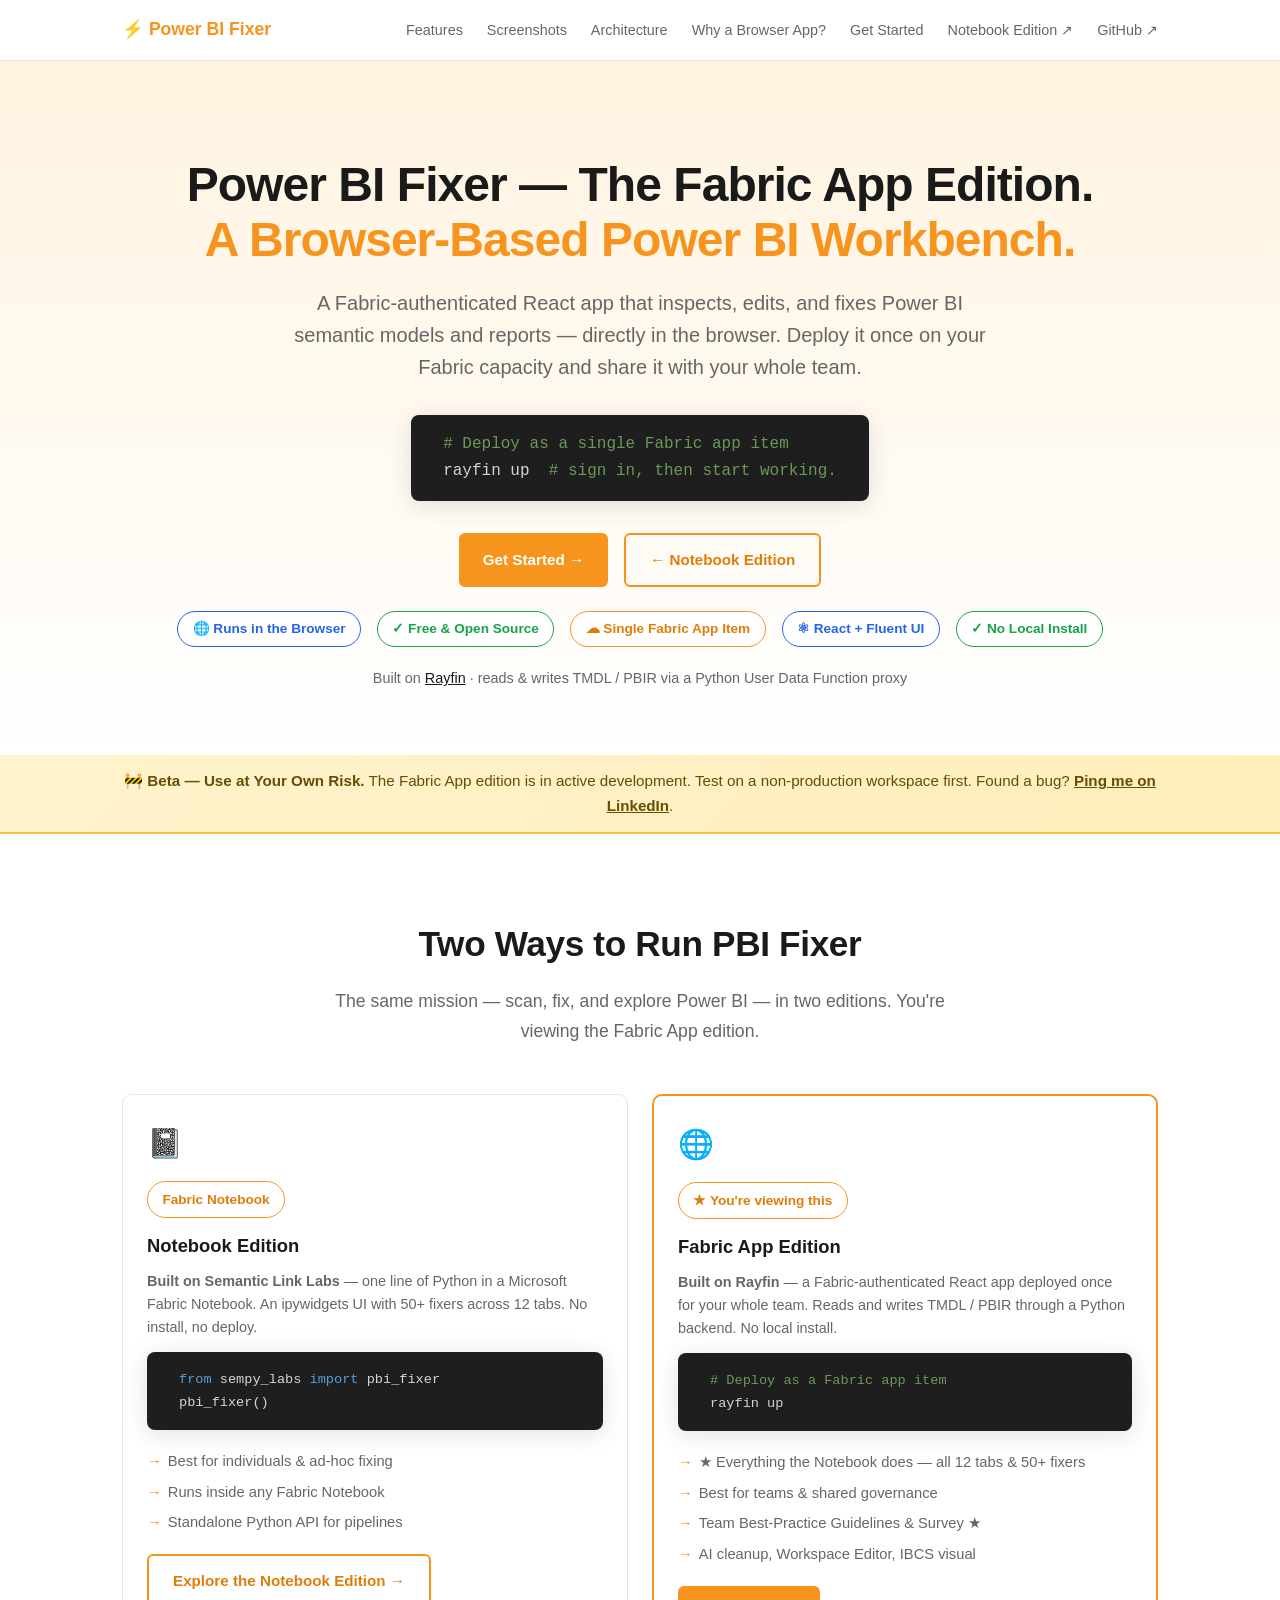
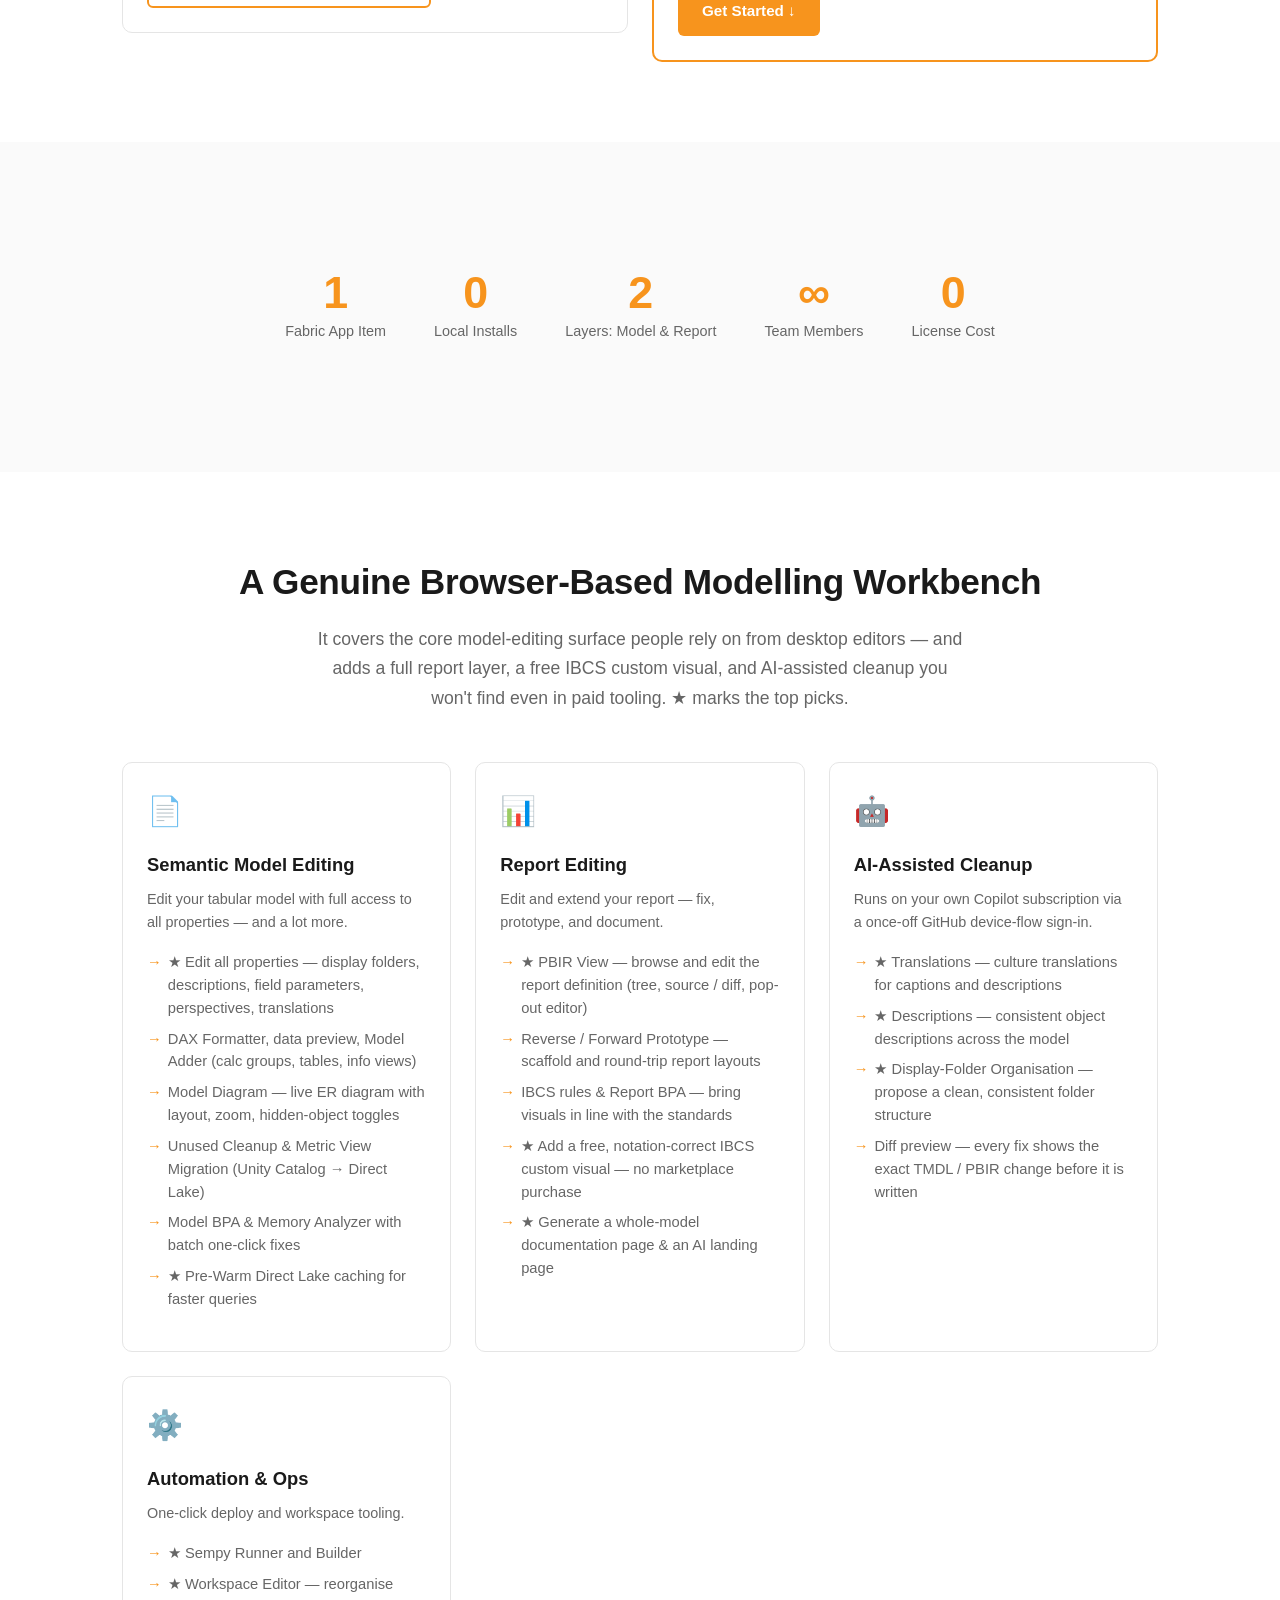
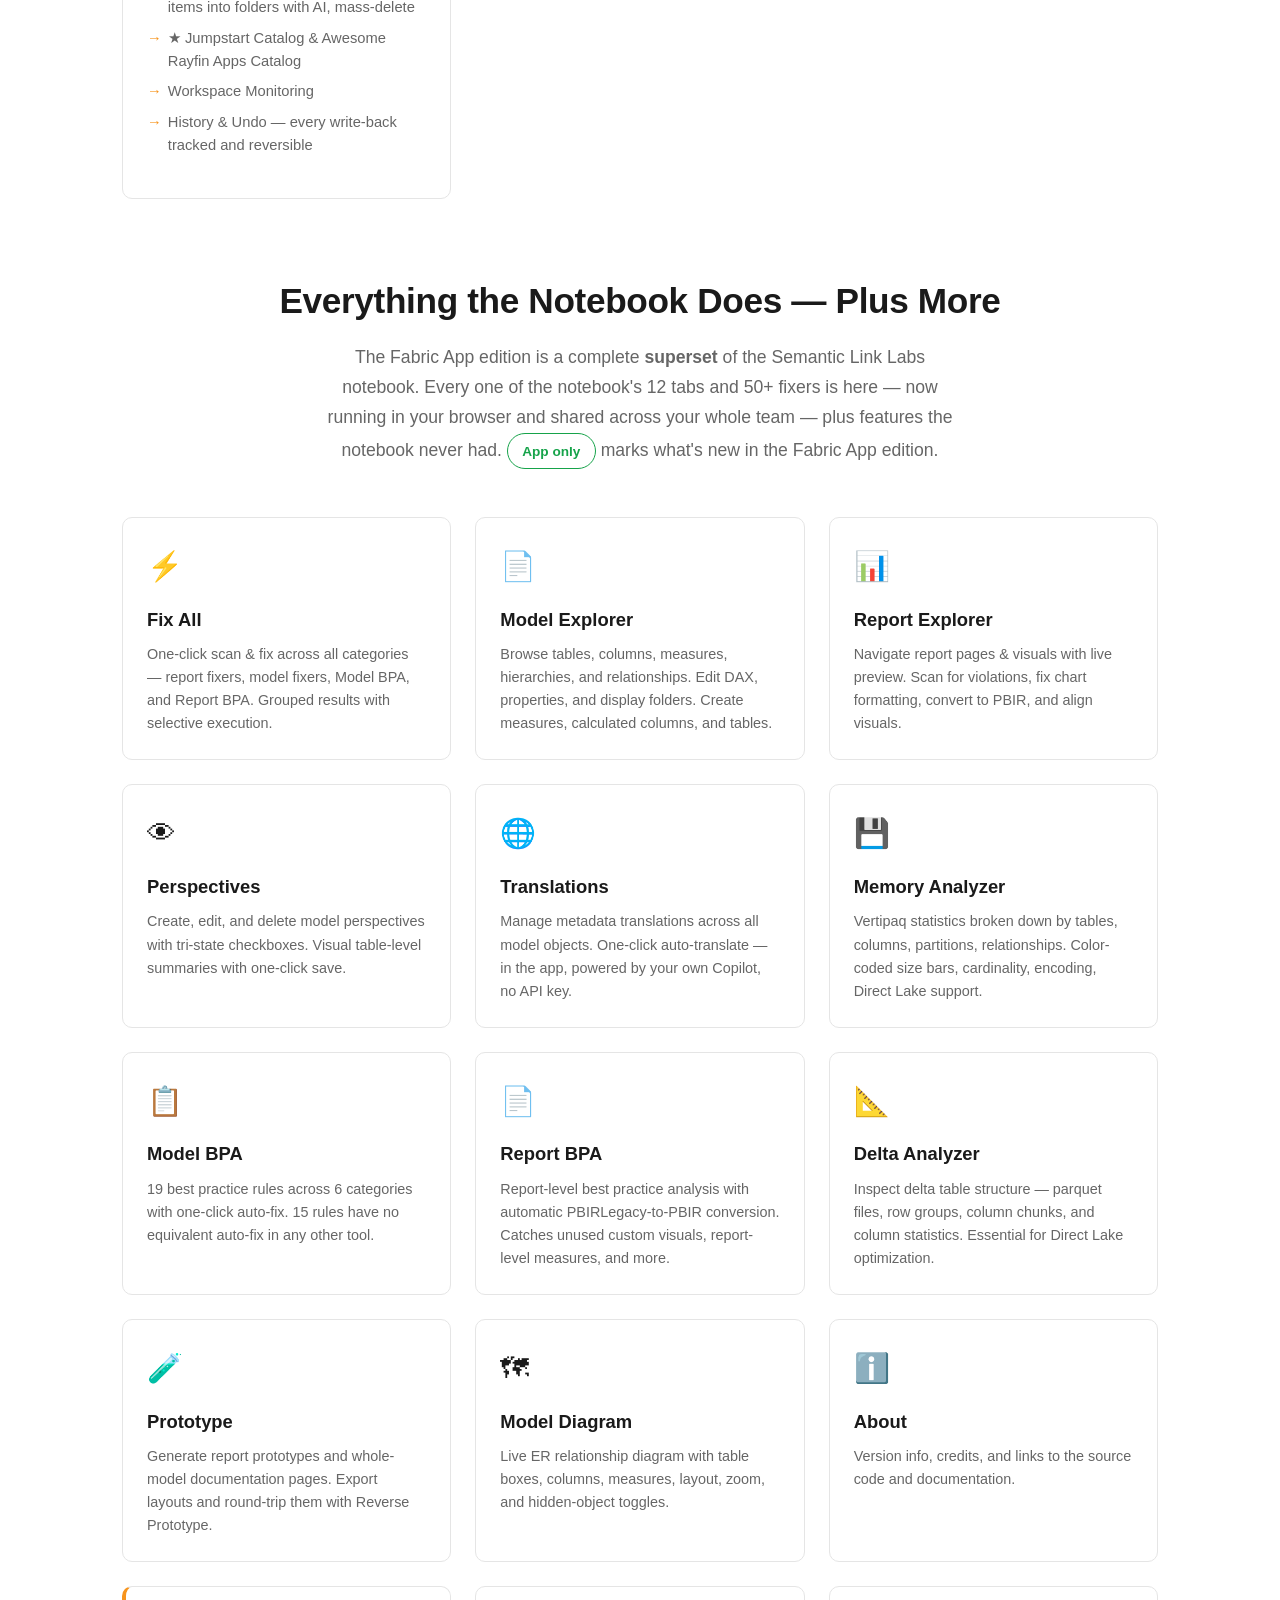
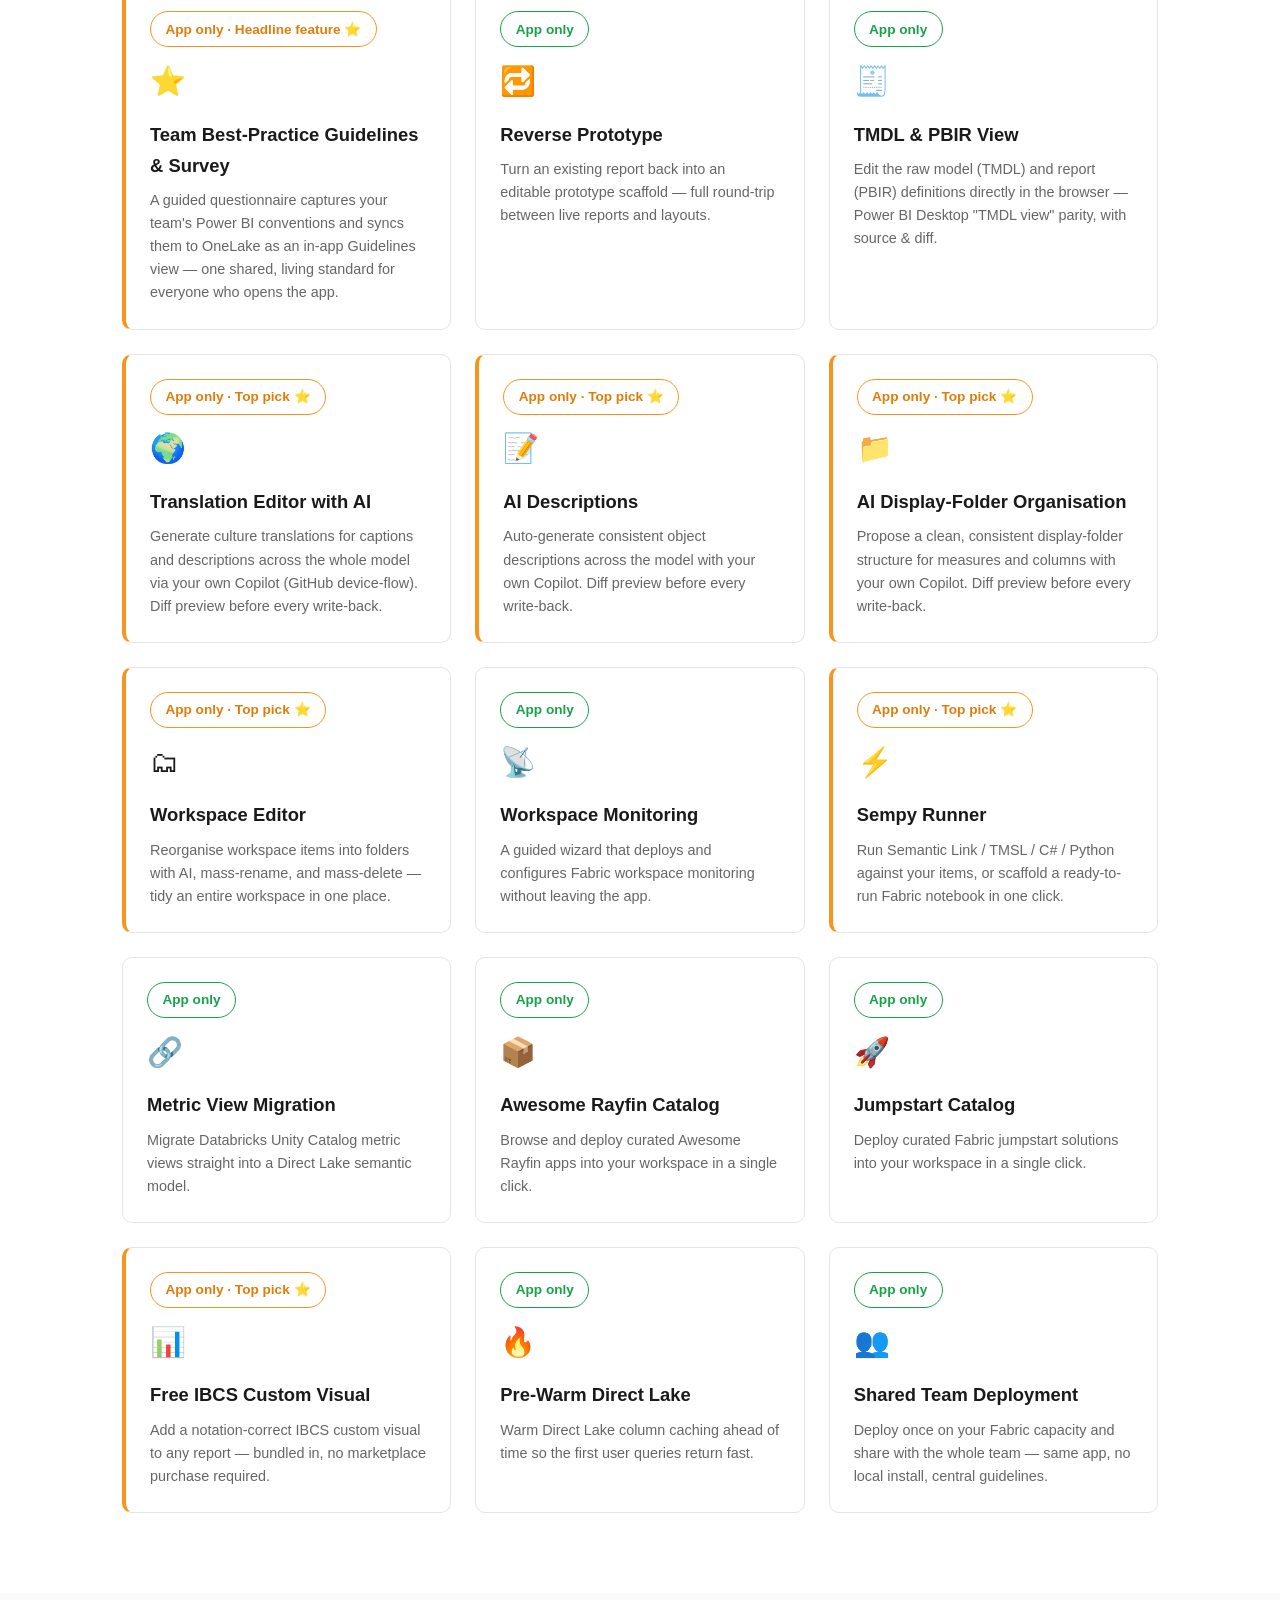
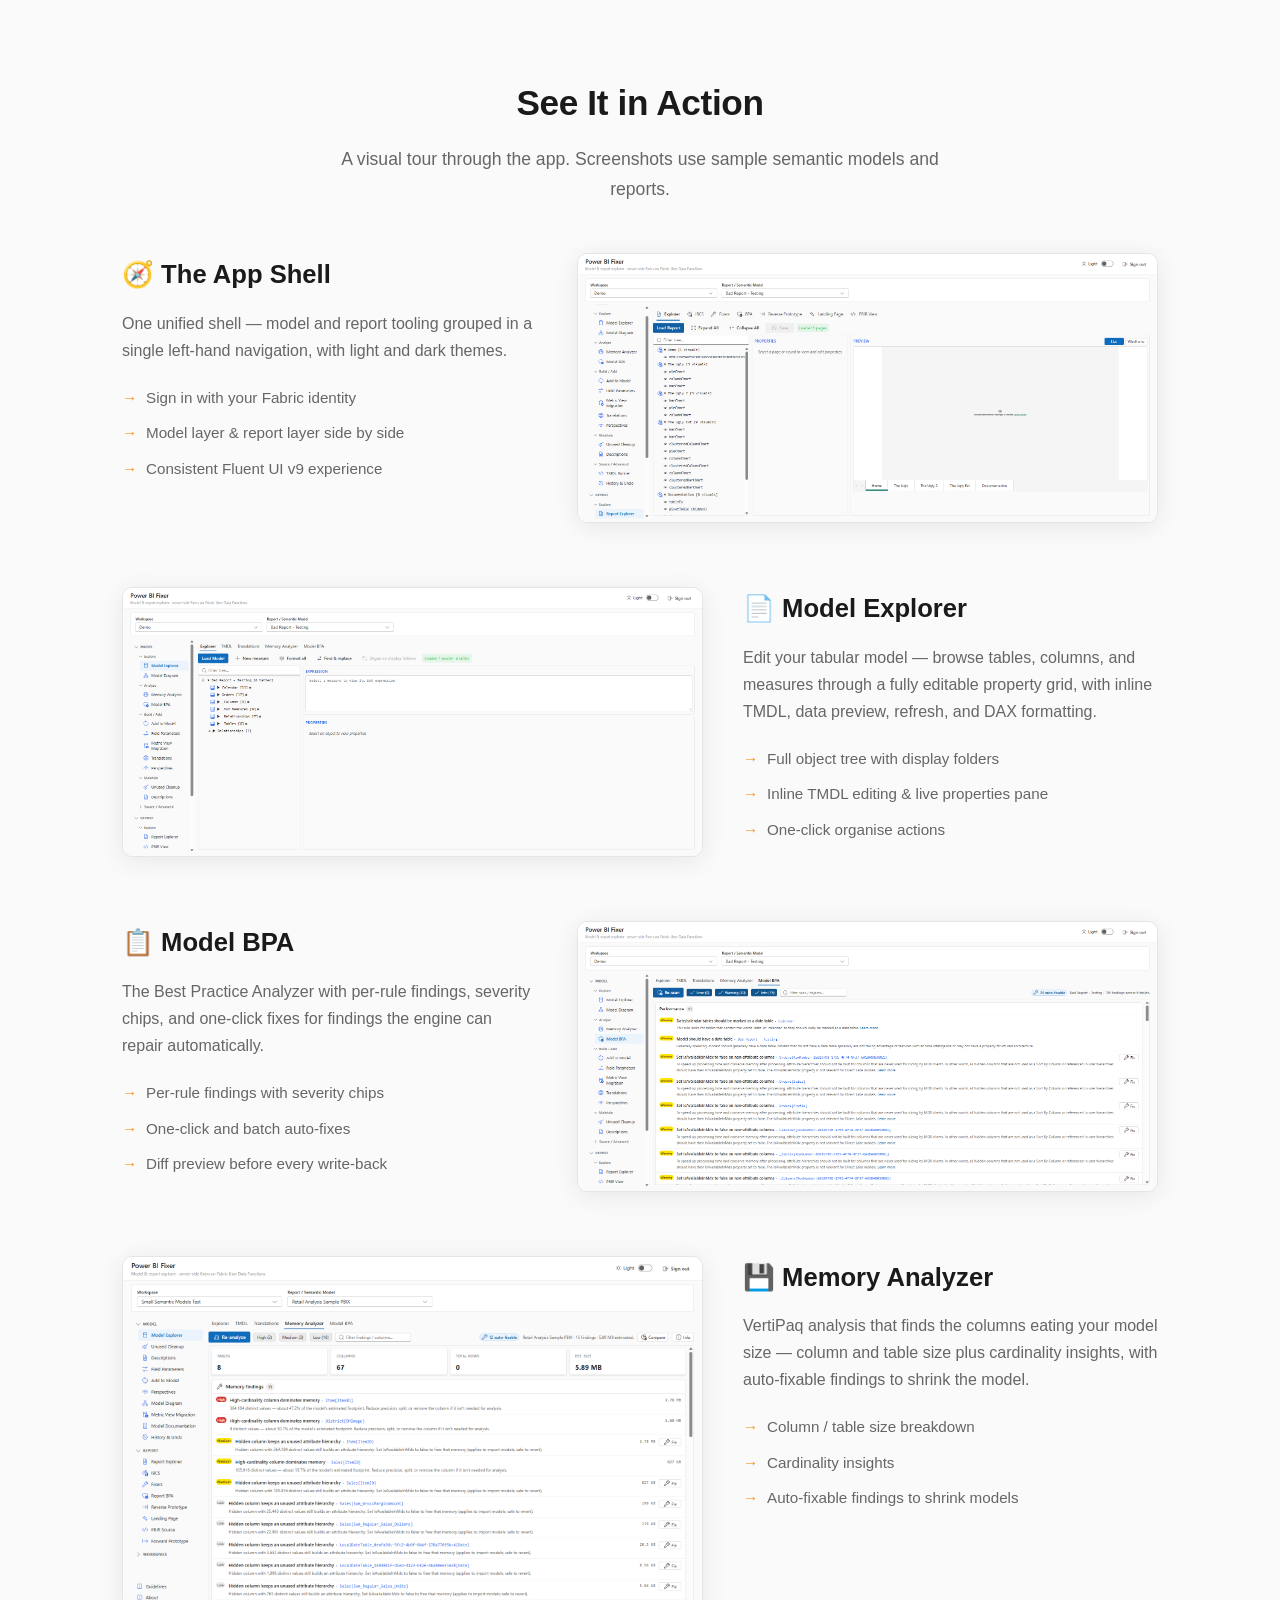
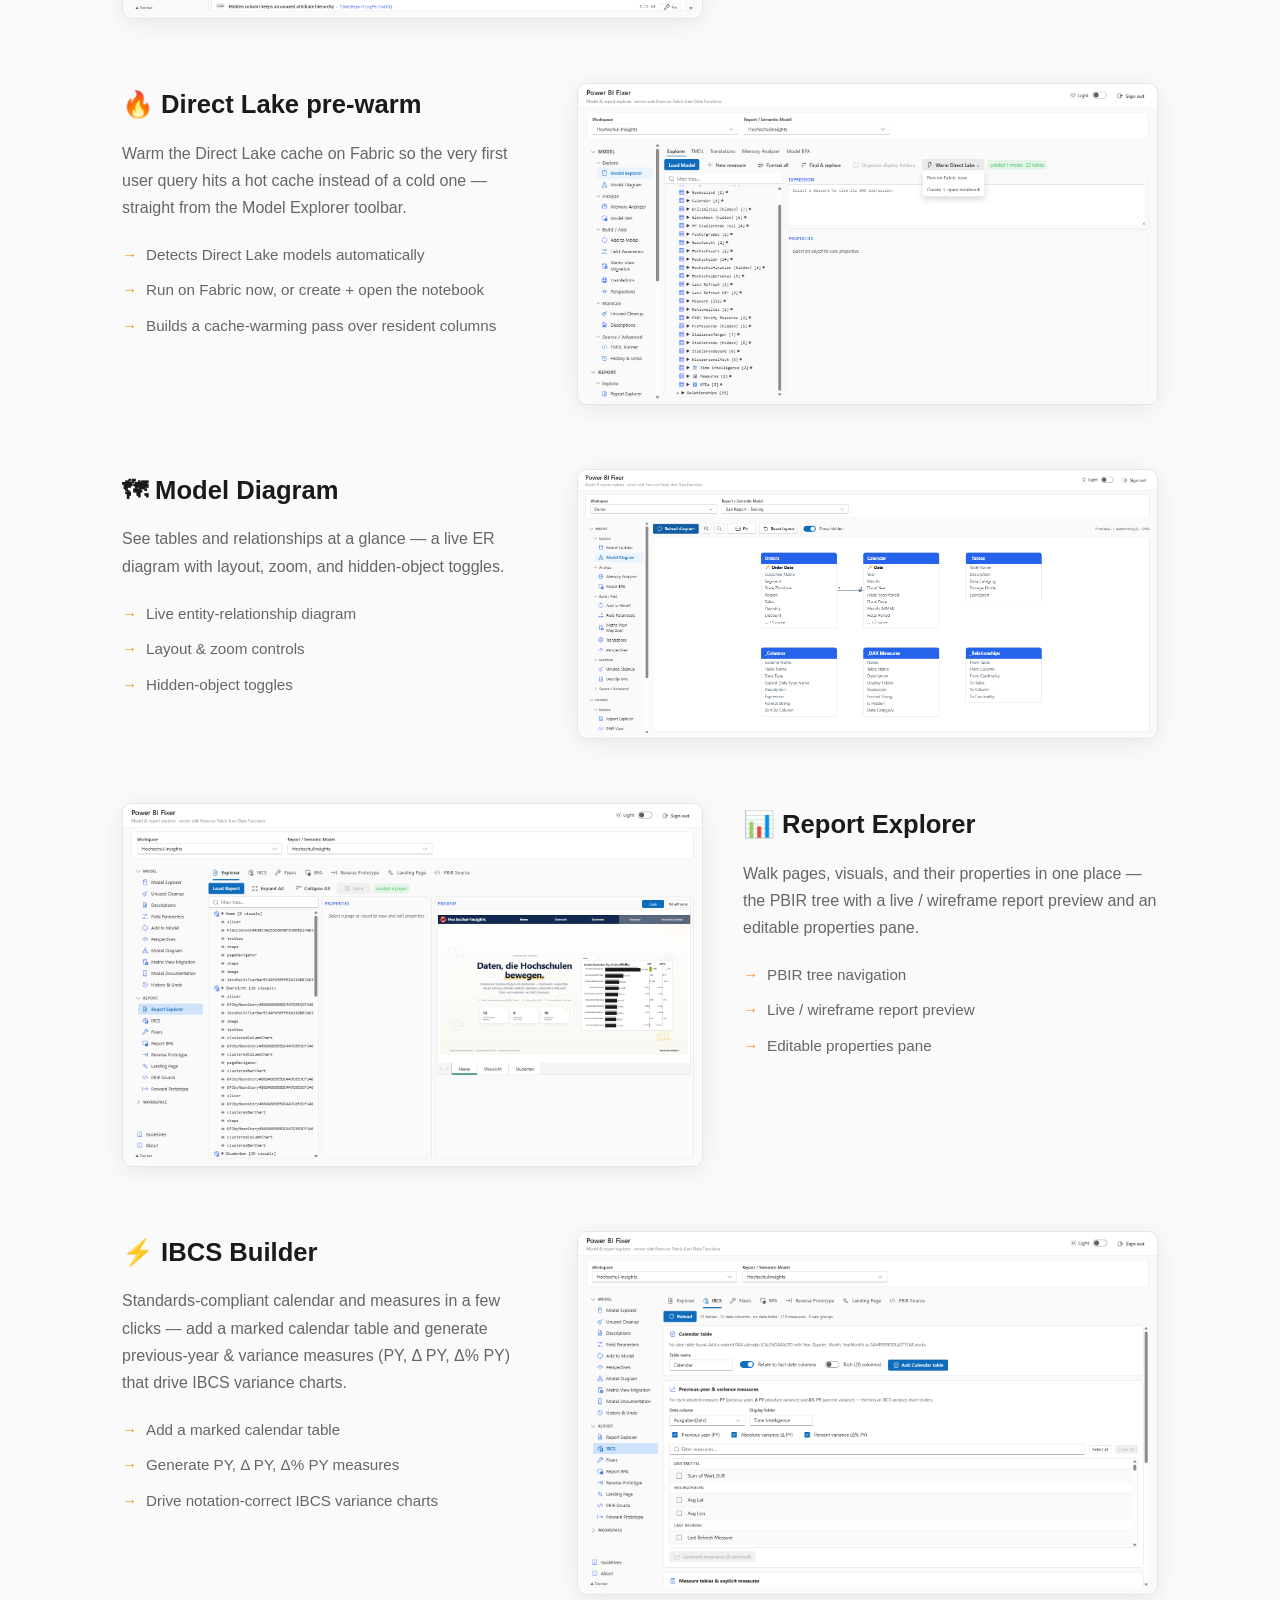
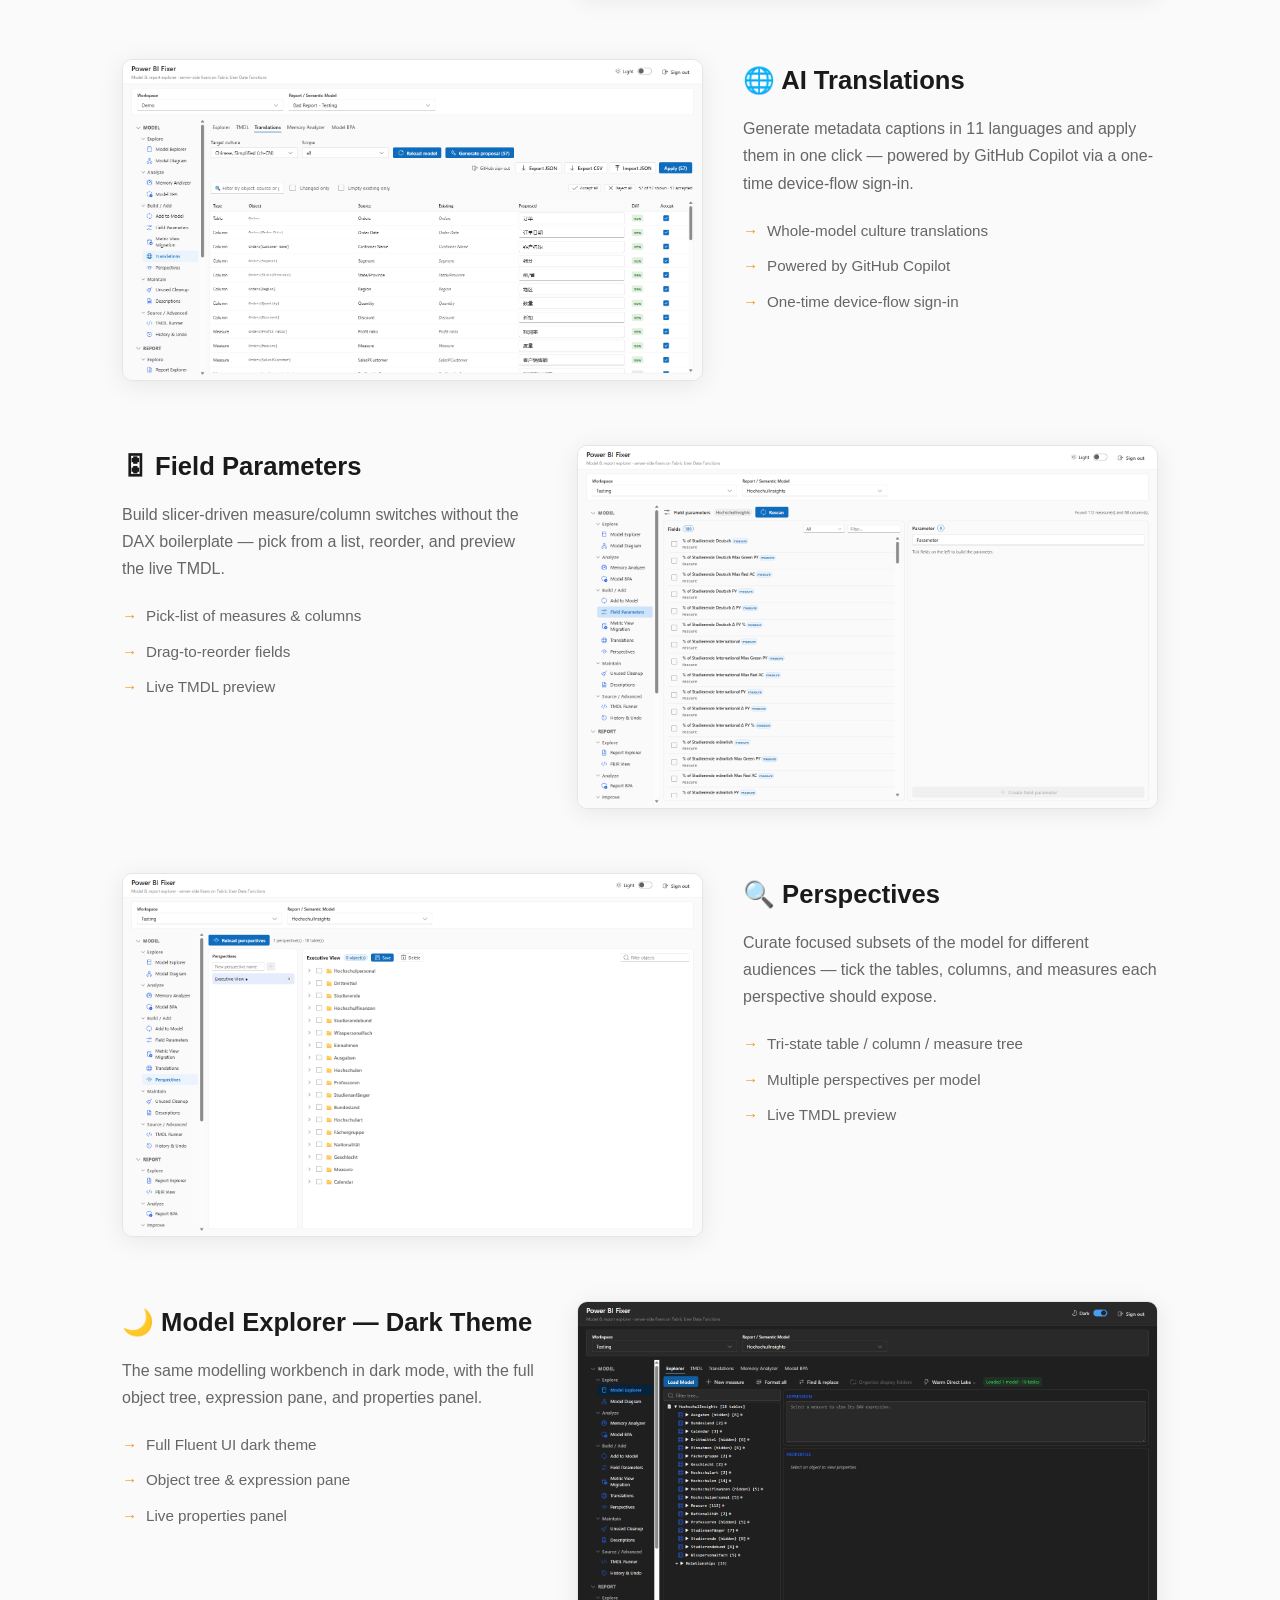
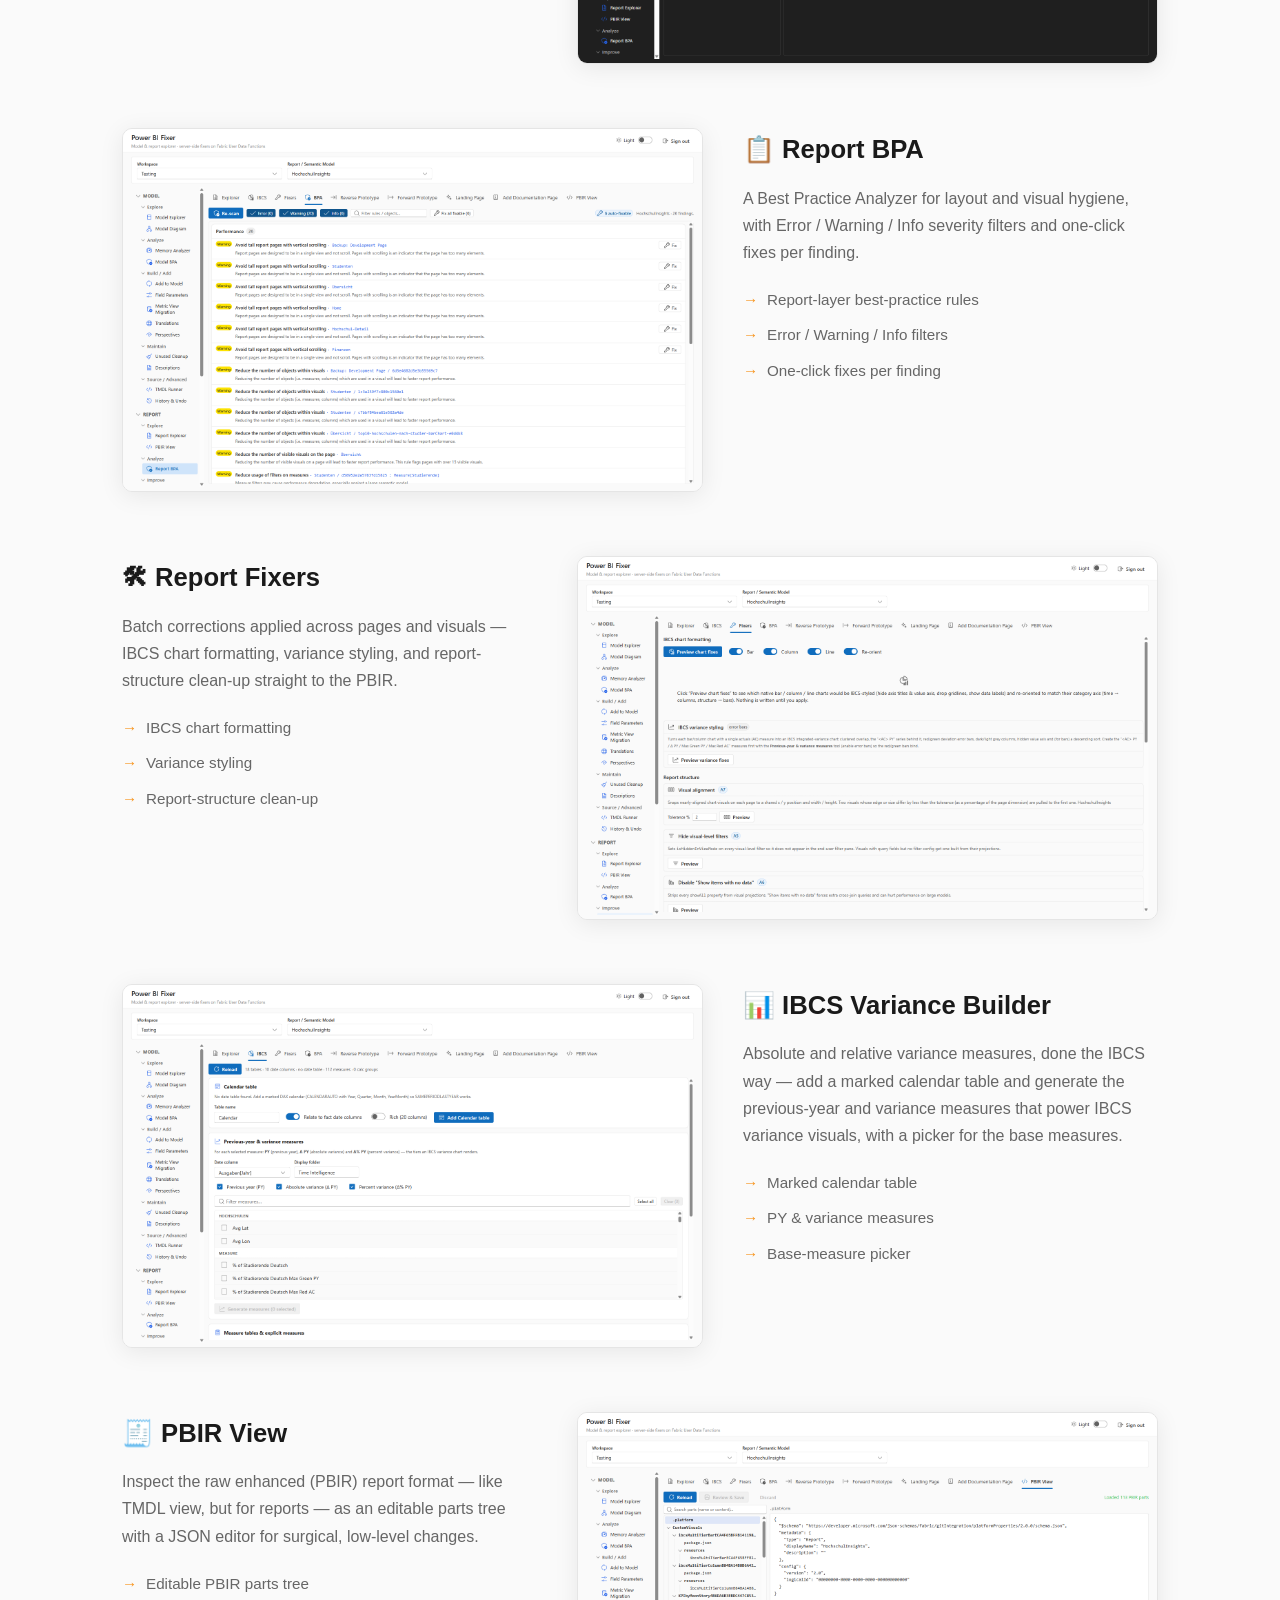
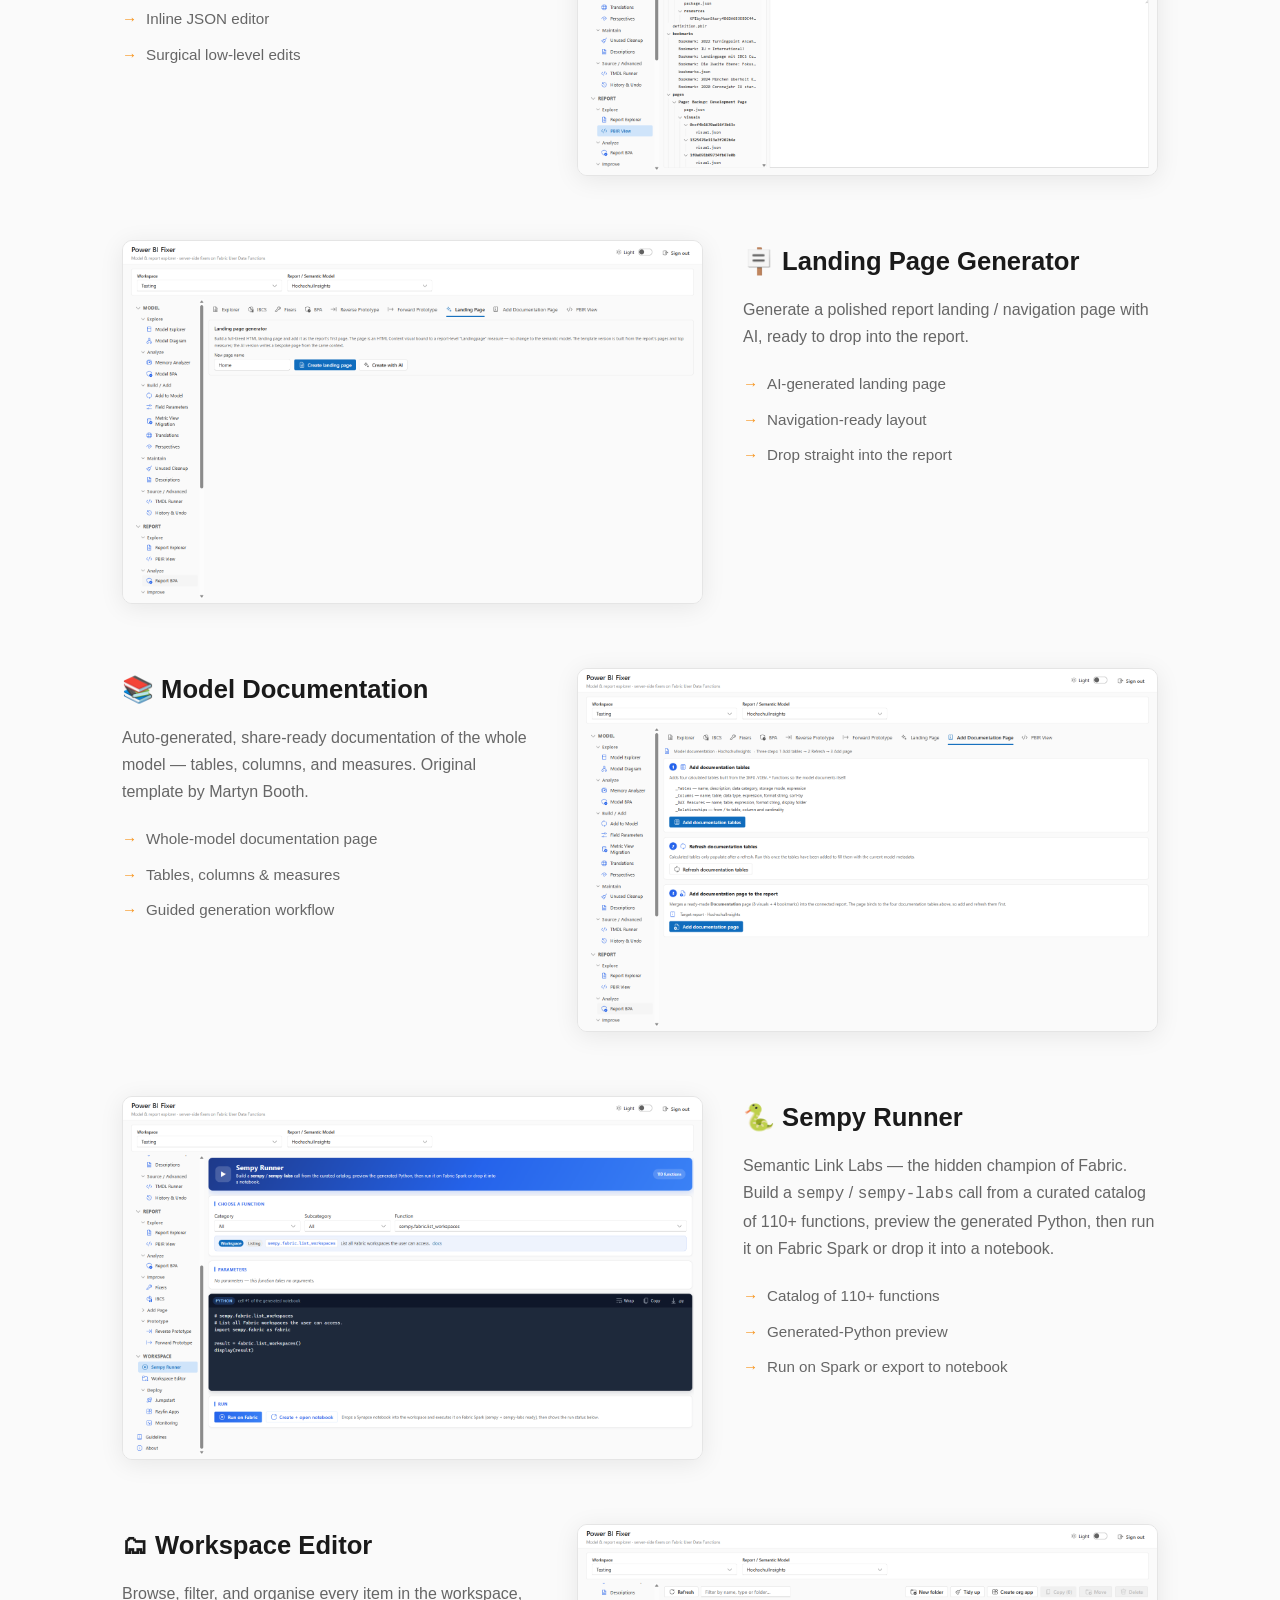
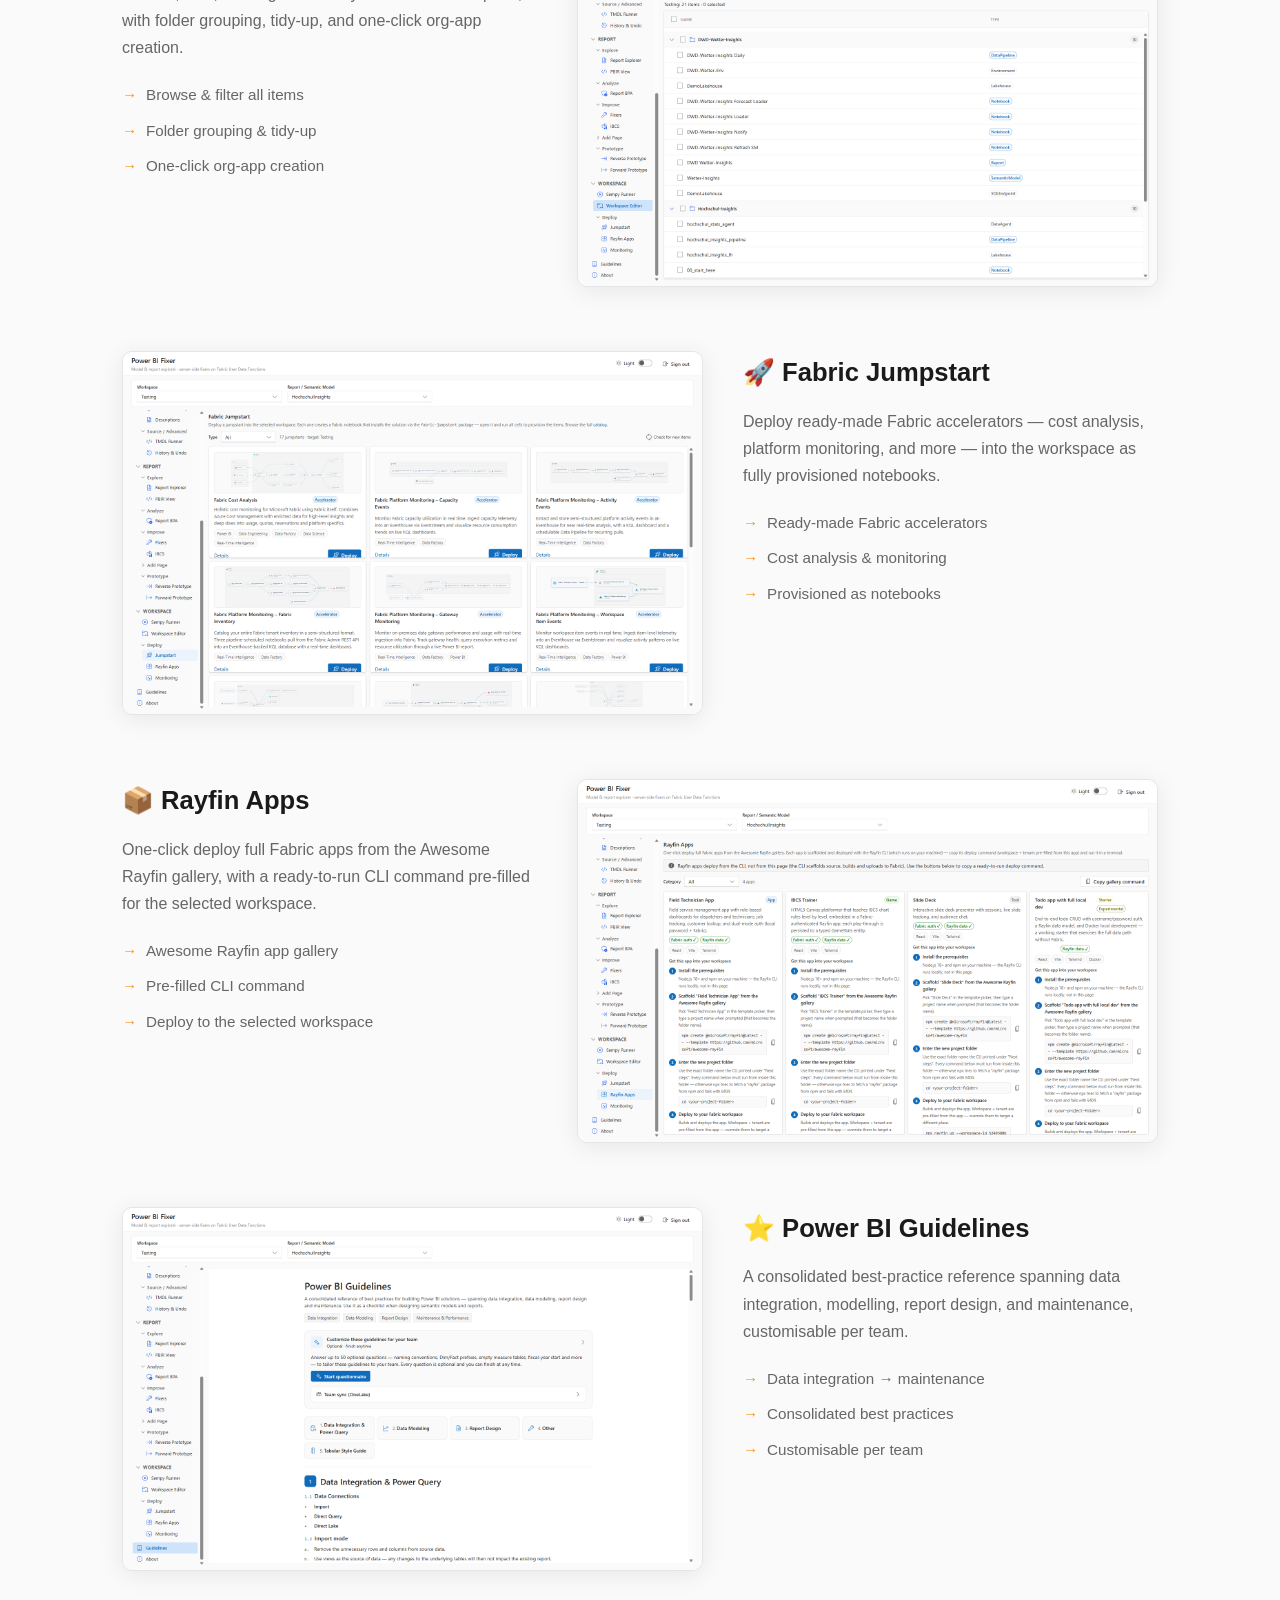
<file: docs/app.html>
<!DOCTYPE html>
<html lang="en">
<head>
  <meta charset="UTF-8" />
  <meta name="viewport" content="width=device-width, initial-scale=1.0" />
  <title>Power BI Fixer as Fabric App (Rayfin)</title>
  <meta name="description" content="The Power BI Fixer Fabric App edition: a Fabric-authenticated React app that inspects, edits, and fixes Power BI semantic models and reports in the browser. Built on Rayfin, deployed once for your whole team. Writes TMDL / PBIR through a Python User Data Function proxy." />
  <meta name="author" content="Alexander Korn" />
  <meta property="og:title" content="Power BI Fixer as Fabric App (Rayfin)" />
  <meta property="og:description" content="A browser-based Power BI modelling workbench. Edit models & reports, run BPA, AI cleanup, and share team guidelines — deployed once on your Fabric capacity." />
  <meta property="og:type" content="website" />
  <meta property="og:url" content="https://kornalexander.github.io/pbi_fixer/app.html" />
  <meta property="og:image" content="assets/img/app/app-shell.png" />
  <link rel="stylesheet" href="assets/css/style.css" />
  <link rel="icon" href="data:image/svg+xml,<svg xmlns='http://www.w3.org/2000/svg' viewBox='0 0 100 100'><text y='.9em' font-size='90'>⚡</text></svg>" />
</head>
<body>

<!-- ═══════════════ Navigation ═══════════════ -->
<nav class="nav">
  <div class="container">
    <a href="https://kornalexander.github.io/pbi_fixer/index.html" class="nav-logo">⚡ Power BI Fixer</a>
    <ul class="nav-links" id="navLinks">
      <li><a href="#features">Features</a></li>
      <li><a href="#screenshots">Screenshots</a></li>
      <li><a href="#architecture">Architecture</a></li>
      <li><a href="#why">Why a Browser App?</a></li>
      <li><a href="#quickstart">Get Started</a></li>
      <li><a href="https://kornalexander.github.io/pbi_fixer/index.html">Notebook Edition ↗</a></li>
      <li><a href="https://github.com/KornAlexander/pbi_fixer" target="_blank">GitHub ↗</a></li>
    </ul>
    <button class="nav-hamburger" onclick="document.getElementById('navLinks').classList.toggle('open')" aria-label="Toggle navigation">
      <span></span><span></span><span></span>
    </button>
  </div>
</nav>

<!-- ═══════════════ Hero ═══════════════ -->
<section class="hero" id="hero">
  <div class="container">
    <h1>Power BI Fixer — The Fabric App Edition.<br/><span class="accent">A Browser-Based Power BI Workbench.</span></h1>
    <p class="subtitle">
      A Fabric-authenticated React app that inspects, edits, and fixes Power BI semantic
      models and reports — directly in the browser. Deploy it once on your Fabric capacity
      and share it with your whole team.
    </p>

    <div class="hero-code">
      <span class="cm"># Deploy as a single Fabric app item</span><br/>
      rayfin up &nbsp;<span class="cm"># sign in, then start working.</span>
    </div>

    <div class="btn-group">
      <a href="#quickstart" class="btn btn-primary">Get Started →</a>
      <a href="https://kornalexander.github.io/pbi_fixer/index.html" class="btn btn-outline">← Notebook Edition</a>
    </div>

    <div class="hero-badges">
      <span class="badge badge-blue">🌐 Runs in the Browser</span>
      <span class="badge badge-green">✓ Free &amp; Open Source</span>
      <span class="badge badge-orange">☁ Single Fabric App Item</span>
      <span class="badge badge-blue">⚛ React + Fluent UI</span>
      <span class="badge badge-green">✓ No Local Install</span>
    </div>

    <p class="hero-credit">Built on <a href="https://github.com/microsoft/rayfin" target="_blank">Rayfin</a> · reads &amp; writes TMDL / PBIR via a Python User Data Function proxy</p>
  </div>
</section>

<!-- ═══════════════ Beta Banner ═══════════════ -->
<div class="beta-banner">
  <div class="container">
    <p>🚧 <strong>Beta — Use at Your Own Risk.</strong> The Fabric App edition is in active development. Test on a non-production workspace first. Found a bug? <a href="https://www.linkedin.com/in/alexanderkorn/" target="_blank">Ping me on LinkedIn</a>.</p>
  </div>
</div>

<!-- ═══════════════ Editions ═══════════════ -->
<section class="section" id="editions">
  <div class="container">
    <div class="section-header">
      <h2>Two Ways to Run PBI Fixer</h2>
      <p>The same mission — scan, fix, and explore Power BI — in two editions. You're viewing the Fabric App edition.</p>
    </div>

    <div class="tabs-grid" style="grid-template-columns:repeat(auto-fit,minmax(320px,1fr));align-items:start;">
      <div class="tab-card">
        <div class="icon">📓</div>
        <span class="badge badge-orange" style="margin-bottom:0.8rem;">Fabric Notebook</span>
        <h3>Notebook Edition</h3>
        <p style="margin-bottom:0.8rem;"><strong>Built on Semantic Link Labs</strong> — one line of Python in a Microsoft Fabric Notebook. An ipywidgets UI with 50+ fixers across 12 tabs. No install, no deploy.</p>
        <div class="hero-code" style="display:block;font-size:0.85rem;margin-bottom:1rem;">
          <span class="kw">from</span> sempy_labs <span class="kw">import</span> pbi_fixer<br/>pbi_fixer()
        </div>
        <ul class="highlight-list" style="margin-bottom:1rem;">
          <li>Best for individuals &amp; ad-hoc fixing</li>
          <li>Runs inside any Fabric Notebook</li>
          <li>Standalone Python API for pipelines</li>
        </ul>
        <a href="https://kornalexander.github.io/pbi_fixer/index.html" class="btn btn-outline">Explore the Notebook Edition →</a>
      </div>

      <div class="tab-card" style="border-color:var(--accent);border-width:2px;">
        <div class="icon">🌐</div>
        <span class="badge badge-orange" style="margin-bottom:0.8rem;">★ You're viewing this</span>
        <h3>Fabric App Edition</h3>
        <p style="margin-bottom:0.8rem;"><strong>Built on Rayfin</strong> — a Fabric-authenticated React app deployed once for your whole team. Reads and writes TMDL / PBIR through a Python backend. No local install.</p>
        <div class="hero-code" style="display:block;font-size:0.85rem;margin-bottom:1rem;">
          <span class="cm"># Deploy as a Fabric app item</span><br/>rayfin up
        </div>
        <ul class="highlight-list" style="margin-bottom:1rem;">
          <li>★ Everything the Notebook does — all 12 tabs &amp; 50+ fixers</li>
          <li>Best for teams &amp; shared governance</li>
          <li>Team Best-Practice Guidelines &amp; Survey ★</li>
          <li>AI cleanup, Workspace Editor, IBCS visual</li>
        </ul>
        <a href="#quickstart" class="btn btn-primary">Get Started ↓</a>
      </div>
    </div>
  </div>
</section>

<!-- ═══════════════ Stats ═══════════════ -->
<section class="section section-alt">
  <div class="container">
    <div class="stats">
      <div class="stat">
        <div class="stat-number">1</div>
        <div class="stat-label">Fabric App Item</div>
      </div>
      <div class="stat">
        <div class="stat-number">0</div>
        <div class="stat-label">Local Installs</div>
      </div>
      <div class="stat">
        <div class="stat-number">2</div>
        <div class="stat-label">Layers: Model &amp; Report</div>
      </div>
      <div class="stat">
        <div class="stat-number">∞</div>
        <div class="stat-label">Team Members</div>
      </div>
      <div class="stat">
        <div class="stat-number">0</div>
        <div class="stat-label">License Cost</div>
      </div>
    </div>
  </div>
</section>

<!-- ═══════════════ Features ═══════════════ -->
<section class="section" id="features">
  <div class="container">
    <div class="section-header">
      <h2>A Genuine Browser-Based Modelling Workbench</h2>
      <p>It covers the core model-editing surface people rely on from desktop editors — and adds a full report layer, a free IBCS custom visual, and AI-assisted cleanup you won't find even in paid tooling. ★ marks the top picks.</p>
    </div>

    <div class="tabs-grid" style="grid-template-columns:repeat(auto-fit,minmax(320px,1fr));">

      <div class="tab-card">
        <div class="icon">📄</div>
        <h3>Semantic Model Editing</h3>
        <p style="margin-bottom:0.8rem;">Edit your tabular model with full access to all properties — and a lot more.</p>
        <ul class="highlight-list">
          <li>★ Edit all properties — display folders, descriptions, field parameters, perspectives, translations</li>
          <li>DAX Formatter, data preview, Model Adder (calc groups, tables, info views)</li>
          <li>Model Diagram — live ER diagram with layout, zoom, hidden-object toggles</li>
          <li>Unused Cleanup &amp; Metric View Migration (Unity Catalog → Direct Lake)</li>
          <li>Model BPA &amp; Memory Analyzer with batch one-click fixes</li>
          <li>★ Pre-Warm Direct Lake caching for faster queries</li>
        </ul>
      </div>

      <div class="tab-card">
        <div class="icon">📊</div>
        <h3>Report Editing</h3>
        <p style="margin-bottom:0.8rem;">Edit and extend your report — fix, prototype, and document.</p>
        <ul class="highlight-list">
          <li>★ PBIR View — browse and edit the report definition (tree, source / diff, pop-out editor)</li>
          <li>Reverse / Forward Prototype — scaffold and round-trip report layouts</li>
          <li>IBCS rules &amp; Report BPA — bring visuals in line with the standards</li>
          <li>★ Add a free, notation-correct IBCS custom visual — no marketplace purchase</li>
          <li>★ Generate a whole-model documentation page &amp; an AI landing page</li>
        </ul>
      </div>

      <div class="tab-card">
        <div class="icon">🤖</div>
        <h3>AI-Assisted Cleanup</h3>
        <p style="margin-bottom:0.8rem;">Runs on your own Copilot subscription via a once-off GitHub device-flow sign-in.</p>
        <ul class="highlight-list">
          <li>★ Translations — culture translations for captions and descriptions</li>
          <li>★ Descriptions — consistent object descriptions across the model</li>
          <li>★ Display-Folder Organisation — propose a clean, consistent folder structure</li>
          <li>Diff preview — every fix shows the exact TMDL / PBIR change before it is written</li>
        </ul>
      </div>

      <div class="tab-card">
        <div class="icon">⚙️</div>
        <h3>Automation &amp; Ops</h3>
        <p style="margin-bottom:0.8rem;">One-click deploy and workspace tooling.</p>
        <ul class="highlight-list">
          <li>★ Sempy Runner and Builder</li>
          <li>★ Workspace Editor — reorganise items into folders with AI, mass-delete</li>
          <li>★ Jumpstart Catalog &amp; Awesome Rayfin Apps Catalog</li>
          <li>Workspace Monitoring</li>
          <li>History &amp; Undo — every write-back tracked and reversible</li>
        </ul>
      </div>

    </div>

    <!-- Notebook parity grid -->
    <div class="section-header" style="margin-top:4.5rem;">
      <h2>Everything the Notebook Does — Plus More</h2>
      <p>The Fabric App edition is a complete <strong>superset</strong> of the Semantic Link Labs notebook. Every one of the notebook's 12 tabs and 50+ fixers is here — now running in your browser and shared across your whole team — plus features the notebook never had. <span class="badge badge-green">App only</span> marks what's new in the Fabric App edition.</p>
    </div>

    <div class="tabs-grid">
      <div class="tab-card">
        <div class="icon">⚡</div>
        <h3>Fix All</h3>
        <p>One-click scan &amp; fix across all categories — report fixers, model fixers, Model BPA, and Report BPA. Grouped results with selective execution.</p>
      </div>
      <div class="tab-card">
        <div class="icon">📄</div>
        <h3>Model Explorer</h3>
        <p>Browse tables, columns, measures, hierarchies, and relationships. Edit DAX, properties, and display folders. Create measures, calculated columns, and tables.</p>
      </div>
      <div class="tab-card">
        <div class="icon">📊</div>
        <h3>Report Explorer</h3>
        <p>Navigate report pages &amp; visuals with live preview. Scan for violations, fix chart formatting, convert to PBIR, and align visuals.</p>
      </div>
      <div class="tab-card">
        <div class="icon">👁</div>
        <h3>Perspectives</h3>
        <p>Create, edit, and delete model perspectives with tri-state checkboxes. Visual table-level summaries with one-click save.</p>
      </div>
      <div class="tab-card">
        <div class="icon">🌐</div>
        <h3>Translations</h3>
        <p>Manage metadata translations across all model objects. One-click auto-translate — in the app, powered by your own Copilot, no API key.</p>
      </div>
      <div class="tab-card">
        <div class="icon">💾</div>
        <h3>Memory Analyzer</h3>
        <p>Vertipaq statistics broken down by tables, columns, partitions, relationships. Color-coded size bars, cardinality, encoding, Direct Lake support.</p>
      </div>
      <div class="tab-card">
        <div class="icon">📋</div>
        <h3>Model BPA</h3>
        <p>19 best practice rules across 6 categories with one-click auto-fix. 15 rules have no equivalent auto-fix in any other tool.</p>
      </div>
      <div class="tab-card">
        <div class="icon">📄</div>
        <h3>Report BPA</h3>
        <p>Report-level best practice analysis with automatic PBIRLegacy-to-PBIR conversion. Catches unused custom visuals, report-level measures, and more.</p>
      </div>
      <div class="tab-card">
        <div class="icon">📐</div>
        <h3>Delta Analyzer</h3>
        <p>Inspect delta table structure — parquet files, row groups, column chunks, and column statistics. Essential for Direct Lake optimization.</p>
      </div>
      <div class="tab-card">
        <div class="icon">🧪</div>
        <h3>Prototype</h3>
        <p>Generate report prototypes and whole-model documentation pages. Export layouts and round-trip them with Reverse Prototype.</p>
      </div>
      <div class="tab-card">
        <div class="icon">🗺</div>
        <h3>Model Diagram</h3>
        <p>Live ER relationship diagram with table boxes, columns, measures, layout, zoom, and hidden-object toggles.</p>
      </div>
      <div class="tab-card">
        <div class="icon">ℹ️</div>
        <h3>About</h3>
        <p>Version info, credits, and links to the source code and documentation.</p>
      </div>

      <div class="tab-card" style="border-left:4px solid var(--accent);">
        <span class="badge badge-orange" style="margin-bottom:0.6rem;">App only · Headline feature ⭐</span>
        <div class="icon">⭐</div>
        <h3>Team Best-Practice Guidelines &amp; Survey</h3>
        <p>A guided questionnaire captures your team's Power BI conventions and syncs them to OneLake as an in-app Guidelines view — one shared, living standard for everyone who opens the app.</p>
      </div>

      <div class="tab-card">
        <span class="badge badge-green" style="margin-bottom:0.6rem;">App only</span>
        <div class="icon">🔁</div>
        <h3>Reverse Prototype</h3>
        <p>Turn an existing report back into an editable prototype scaffold — full round-trip between live reports and layouts.</p>
      </div>
      <div class="tab-card">
        <span class="badge badge-green" style="margin-bottom:0.6rem;">App only</span>
        <div class="icon">🧾</div>
        <h3>TMDL &amp; PBIR View</h3>
        <p>Edit the raw model (TMDL) and report (PBIR) definitions directly in the browser — Power BI Desktop "TMDL view" parity, with source &amp; diff.</p>
      </div>
      <div class="tab-card" style="border-left:4px solid var(--accent);">
        <span class="badge badge-orange" style="margin-bottom:0.6rem;">App only · Top pick ⭐</span>
        <div class="icon">🌍</div>
        <h3>Translation Editor with AI</h3>
        <p>Generate culture translations for captions and descriptions across the whole model via your own Copilot (GitHub device-flow). Diff preview before every write-back.</p>
      </div>
      <div class="tab-card" style="border-left:4px solid var(--accent);">
        <span class="badge badge-orange" style="margin-bottom:0.6rem;">App only · Top pick ⭐</span>
        <div class="icon">📝</div>
        <h3>AI Descriptions</h3>
        <p>Auto-generate consistent object descriptions across the model with your own Copilot. Diff preview before every write-back.</p>
      </div>
      <div class="tab-card" style="border-left:4px solid var(--accent);">
        <span class="badge badge-orange" style="margin-bottom:0.6rem;">App only · Top pick ⭐</span>
        <div class="icon">📁</div>
        <h3>AI Display-Folder Organisation</h3>
        <p>Propose a clean, consistent display-folder structure for measures and columns with your own Copilot. Diff preview before every write-back.</p>
      </div>
      <div class="tab-card" style="border-left:4px solid var(--accent);">
        <span class="badge badge-orange" style="margin-bottom:0.6rem;">App only · Top pick ⭐</span>
        <div class="icon">🗂</div>
        <h3>Workspace Editor</h3>
        <p>Reorganise workspace items into folders with AI, mass-rename, and mass-delete — tidy an entire workspace in one place.</p>
      </div>
      <div class="tab-card">
        <span class="badge badge-green" style="margin-bottom:0.6rem;">App only</span>
        <div class="icon">📡</div>
        <h3>Workspace Monitoring</h3>
        <p>A guided wizard that deploys and configures Fabric workspace monitoring without leaving the app.</p>
      </div>
      <div class="tab-card" style="border-left:4px solid var(--accent);">
        <span class="badge badge-orange" style="margin-bottom:0.6rem;">App only · Top pick ⭐</span>
        <div class="icon">⚡</div>
        <h3>Sempy Runner</h3>
        <p>Run Semantic Link / TMSL / C# / Python against your items, or scaffold a ready-to-run Fabric notebook in one click.</p>
      </div>
      <div class="tab-card">
        <span class="badge badge-green" style="margin-bottom:0.6rem;">App only</span>
        <div class="icon">🔗</div>
        <h3>Metric View Migration</h3>
        <p>Migrate Databricks Unity Catalog metric views straight into a Direct Lake semantic model.</p>
      </div>
      <div class="tab-card">
        <span class="badge badge-green" style="margin-bottom:0.6rem;">App only</span>
        <div class="icon">📦</div>
        <h3>Awesome Rayfin Catalog</h3>
        <p>Browse and deploy curated Awesome Rayfin apps into your workspace in a single click.</p>
      </div>
      <div class="tab-card">
        <span class="badge badge-green" style="margin-bottom:0.6rem;">App only</span>
        <div class="icon">🚀</div>
        <h3>Jumpstart Catalog</h3>
        <p>Deploy curated Fabric jumpstart solutions into your workspace in a single click.</p>
      </div>
      <div class="tab-card" style="border-left:4px solid var(--accent);">
        <span class="badge badge-orange" style="margin-bottom:0.6rem;">App only · Top pick ⭐</span>
        <div class="icon">📊</div>
        <h3>Free IBCS Custom Visual</h3>
        <p>Add a notation-correct IBCS custom visual to any report — bundled in, no marketplace purchase required.</p>
      </div>
      <div class="tab-card">
        <span class="badge badge-green" style="margin-bottom:0.6rem;">App only</span>
        <div class="icon">🔥</div>
        <h3>Pre-Warm Direct Lake</h3>
        <p>Warm Direct Lake column caching ahead of time so the first user queries return fast.</p>
      </div>
      <div class="tab-card">
        <span class="badge badge-green" style="margin-bottom:0.6rem;">App only</span>
        <div class="icon">👥</div>
        <h3>Shared Team Deployment</h3>
        <p>Deploy once on your Fabric capacity and share with the whole team — same app, no local install, central guidelines.</p>
      </div>
    </div>
  </div>
</section>

<!-- ═══════════════ Screenshots ═══════════════ -->
<section class="section section-alt" id="screenshots">
  <div class="container">
    <div class="section-header">
      <h2>See It in Action</h2>
      <p>A visual tour through the app. Screenshots use sample semantic models and reports.</p>
    </div>

    <!-- App Shell -->
    <div class="screenshot-section">
      <div class="screenshot-row">
        <div class="screenshot-text">
          <h3>🧭 The App Shell</h3>
          <p>One unified shell — model and report tooling grouped in a single left-hand navigation, with light and dark themes.</p>
          <ul>
            <li>Sign in with your Fabric identity</li>
            <li>Model layer &amp; report layer side by side</li>
            <li>Consistent Fluent UI v9 experience</li>
          </ul>
        </div>
        <div class="screenshot-img">
          <img src="assets/img/app/app-shell.png" alt="Power BI Fixer app shell with model and report tooling in Fluent UI" loading="lazy" />
        </div>
      </div>
    </div>

    <!-- Model Explorer -->
    <div class="screenshot-section">
      <div class="screenshot-row reverse">
        <div class="screenshot-text">
          <h3>📄 Model Explorer</h3>
          <p>Edit your tabular model — browse tables, columns, and measures through a fully editable property grid, with inline TMDL, data preview, refresh, and DAX formatting.</p>
          <ul>
            <li>Full object tree with display folders</li>
            <li>Inline TMDL editing &amp; live properties pane</li>
            <li>One-click organise actions</li>
          </ul>
        </div>
        <div class="screenshot-img">
          <img src="assets/img/app/model-explorer.png" alt="Model Explorer showing table tree, inline TMDL, and properties pane" loading="lazy" />
        </div>
      </div>
    </div>

    <!-- Model BPA -->
    <div class="screenshot-section">
      <div class="screenshot-row">
        <div class="screenshot-text">
          <h3>📋 Model BPA</h3>
          <p>The Best Practice Analyzer with per-rule findings, severity chips, and one-click fixes for findings the engine can repair automatically.</p>
          <ul>
            <li>Per-rule findings with severity chips</li>
            <li>One-click and batch auto-fixes</li>
            <li>Diff preview before every write-back</li>
          </ul>
        </div>
        <div class="screenshot-img">
          <img src="assets/img/app/model-bpa.png" alt="Model Best Practice Analyzer with per-rule findings and one-click fixes" loading="lazy" />
        </div>
      </div>
    </div>

    <!-- Memory Analyzer -->
    <div class="screenshot-section">
      <div class="screenshot-row reverse">
        <div class="screenshot-text">
          <h3>💾 Memory Analyzer</h3>
          <p>VertiPaq analysis that finds the columns eating your model size — column and table size plus cardinality insights, with auto-fixable findings to shrink the model.</p>
          <ul>
            <li>Column / table size breakdown</li>
            <li>Cardinality insights</li>
            <li>Auto-fixable findings to shrink models</li>
          </ul>
        </div>
        <div class="screenshot-img">
          <img src="assets/img/app/memory-analyzer.png" alt="Memory Analyzer showing column and table size and cardinality insights" loading="lazy" />
        </div>
      </div>
    </div>

    <!-- Direct Lake pre-warm -->
    <div class="screenshot-section">
      <div class="screenshot-row">
        <div class="screenshot-text">
          <h3>🔥 Direct Lake pre-warm</h3>
          <p>Warm the Direct Lake cache on Fabric so the very first user query hits a hot cache instead of a cold one — straight from the Model Explorer toolbar.</p>
          <ul>
            <li>Detects Direct Lake models automatically</li>
            <li>Run on Fabric now, or create + open the notebook</li>
            <li>Builds a cache-warming pass over resident columns</li>
          </ul>
        </div>
        <div class="screenshot-img">
          <img src="assets/img/app/direct-lake-warm.png" alt="Warm Direct Lake menu in the Model Explorer toolbar pre-loading columns into cache" loading="lazy" />
        </div>
      </div>
    </div>

    <!-- Model Diagram -->
    <div class="screenshot-section">
      <div class="screenshot-row">
        <div class="screenshot-text">
          <h3>🗺 Model Diagram</h3>
          <p>See tables and relationships at a glance — a live ER diagram with layout, zoom, and hidden-object toggles.</p>
          <ul>
            <li>Live entity-relationship diagram</li>
            <li>Layout &amp; zoom controls</li>
            <li>Hidden-object toggles</li>
          </ul>
        </div>
        <div class="screenshot-img">
          <img src="assets/img/app/model-diagram.png" alt="Live ER diagram of tables and relationships with layout and zoom" loading="lazy" />
        </div>
      </div>
    </div>

    <!-- Report Explorer -->
    <div class="screenshot-section">
      <div class="screenshot-row reverse">
        <div class="screenshot-text">
          <h3>📊 Report Explorer</h3>
          <p>Walk pages, visuals, and their properties in one place — the PBIR tree with a live / wireframe report preview and an editable properties pane.</p>
          <ul>
            <li>PBIR tree navigation</li>
            <li>Live / wireframe report preview</li>
            <li>Editable properties pane</li>
          </ul>
        </div>
        <div class="screenshot-img">
          <img src="assets/img/app/report-explorer.png" alt="Report Explorer with PBIR tree, live preview, and properties pane" loading="lazy" />
        </div>
      </div>
    </div>

    <!-- IBCS Builder -->
    <div class="screenshot-section">
      <div class="screenshot-row">
        <div class="screenshot-text">
          <h3>⚡ IBCS Builder</h3>
          <p>Standards-compliant calendar and measures in a few clicks — add a marked calendar table and generate previous-year &amp; variance measures (PY, Δ PY, Δ% PY) that drive IBCS variance charts.</p>
          <ul>
            <li>Add a marked calendar table</li>
            <li>Generate PY, Δ PY, Δ% PY measures</li>
            <li>Drive notation-correct IBCS variance charts</li>
          </ul>
        </div>
        <div class="screenshot-img">
          <img src="assets/img/app/ibcs-builder.png" alt="IBCS builder generating previous-year and variance measures" loading="lazy" />
        </div>
      </div>
    </div>

    <!-- AI Translations -->
    <div class="screenshot-section">
      <div class="screenshot-row reverse">
        <div class="screenshot-text">
          <h3>🌐 AI Translations</h3>
          <p>Generate metadata captions in 11 languages and apply them in one click — powered by GitHub Copilot via a one-time device-flow sign-in.</p>
          <ul>
            <li>Whole-model culture translations</li>
            <li>Powered by GitHub Copilot</li>
            <li>One-time device-flow sign-in</li>
          </ul>
        </div>
        <div class="screenshot-img">
          <img src="assets/img/app/ai-translations.png" alt="AI-assisted translations generating culture translations for the model" loading="lazy" />
        </div>
      </div>
    </div>

    <!-- Field Parameters -->
    <div class="screenshot-section">
      <div class="screenshot-row">
        <div class="screenshot-text">
          <h3>🎛 Field Parameters</h3>
          <p>Build slicer-driven measure/column switches without the DAX boilerplate — pick from a list, reorder, and preview the live TMDL.</p>
          <ul>
            <li>Pick-list of measures &amp; columns</li>
            <li>Drag-to-reorder fields</li>
            <li>Live TMDL preview</li>
          </ul>
        </div>
        <div class="screenshot-img">
          <img src="assets/img/app/field-parameters.png" alt="Field Parameters builder with measure pick-list and TMDL preview" loading="lazy" />
        </div>
      </div>
    </div>

    <!-- Perspectives -->
    <div class="screenshot-section">
      <div class="screenshot-row reverse">
        <div class="screenshot-text">
          <h3>🔍 Perspectives</h3>
          <p>Curate focused subsets of the model for different audiences — tick the tables, columns, and measures each perspective should expose.</p>
          <ul>
            <li>Tri-state table / column / measure tree</li>
            <li>Multiple perspectives per model</li>
            <li>Live TMDL preview</li>
          </ul>
        </div>
        <div class="screenshot-img">
          <img src="assets/img/app/perspectives.png" alt="Perspectives editor with tri-state object tree" loading="lazy" />
        </div>
      </div>
    </div>

    <!-- Model Explorer (Dark Theme) -->
    <div class="screenshot-section">
      <div class="screenshot-row">
        <div class="screenshot-text">
          <h3>🌙 Model Explorer — Dark Theme</h3>
          <p>The same modelling workbench in dark mode, with the full object tree, expression pane, and properties panel.</p>
          <ul>
            <li>Full Fluent UI dark theme</li>
            <li>Object tree &amp; expression pane</li>
            <li>Live properties panel</li>
          </ul>
        </div>
        <div class="screenshot-img">
          <img src="assets/img/app/model-explorer-dark.png" alt="Model Explorer in dark theme" loading="lazy" />
        </div>
      </div>
    </div>

    <!-- Report BPA -->
    <div class="screenshot-section">
      <div class="screenshot-row reverse">
        <div class="screenshot-text">
          <h3>📋 Report BPA</h3>
          <p>A Best Practice Analyzer for layout and visual hygiene, with Error / Warning / Info severity filters and one-click fixes per finding.</p>
          <ul>
            <li>Report-layer best-practice rules</li>
            <li>Error / Warning / Info filters</li>
            <li>One-click fixes per finding</li>
          </ul>
        </div>
        <div class="screenshot-img">
          <img src="assets/img/app/report-bpa.png" alt="Report Best Practice Analyzer with severity filters" loading="lazy" />
        </div>
      </div>
    </div>

    <!-- Report Fixers -->
    <div class="screenshot-section">
      <div class="screenshot-row">
        <div class="screenshot-text">
          <h3>🛠 Report Fixers</h3>
          <p>Batch corrections applied across pages and visuals — IBCS chart formatting, variance styling, and report-structure clean-up straight to the PBIR.</p>
          <ul>
            <li>IBCS chart formatting</li>
            <li>Variance styling</li>
            <li>Report-structure clean-up</li>
          </ul>
        </div>
        <div class="screenshot-img">
          <img src="assets/img/app/report-fixers.png" alt="Report Fixers applying targeted PBIR repairs" loading="lazy" />
        </div>
      </div>
    </div>

    <!-- IBCS Variance Builder -->
    <div class="screenshot-section">
      <div class="screenshot-row reverse">
        <div class="screenshot-text">
          <h3>📊 IBCS Variance Builder</h3>
          <p>Absolute and relative variance measures, done the IBCS way — add a marked calendar table and generate the previous-year and variance measures that power IBCS variance visuals, with a picker for the base measures.</p>
          <ul>
            <li>Marked calendar table</li>
            <li>PY &amp; variance measures</li>
            <li>Base-measure picker</li>
          </ul>
        </div>
        <div class="screenshot-img">
          <img src="assets/img/app/ibcs-variance-builder.png" alt="IBCS Variance Builder with base-measure picker" loading="lazy" />
        </div>
      </div>
    </div>

    <!-- PBIR View -->
    <div class="screenshot-section">
      <div class="screenshot-row">
        <div class="screenshot-text">
          <h3>🧾 PBIR View</h3>
          <p>Inspect the raw enhanced (PBIR) report format — like TMDL view, but for reports — as an editable parts tree with a JSON editor for surgical, low-level changes.</p>
          <ul>
            <li>Editable PBIR parts tree</li>
            <li>Inline JSON editor</li>
            <li>Surgical low-level edits</li>
          </ul>
        </div>
        <div class="screenshot-img">
          <img src="assets/img/app/pbir-view.png" alt="PBIR View with parts tree and JSON editor" loading="lazy" />
        </div>
      </div>
    </div>

    <!-- Landing Page Generator -->
    <div class="screenshot-section">
      <div class="screenshot-row reverse">
        <div class="screenshot-text">
          <h3>🪧 Landing Page Generator</h3>
          <p>Generate a polished report landing / navigation page with AI, ready to drop into the report.</p>
          <ul>
            <li>AI-generated landing page</li>
            <li>Navigation-ready layout</li>
            <li>Drop straight into the report</li>
          </ul>
        </div>
        <div class="screenshot-img">
          <img src="assets/img/app/landing-page.png" alt="AI Landing Page generator" loading="lazy" />
        </div>
      </div>
    </div>

    <!-- Model Documentation -->
    <div class="screenshot-section">
      <div class="screenshot-row">
        <div class="screenshot-text">
          <h3>📚 Model Documentation</h3>
          <p>Auto-generated, share-ready documentation of the whole model — tables, columns, and measures. Original template by Martyn Booth.</p>
          <ul>
            <li>Whole-model documentation page</li>
            <li>Tables, columns &amp; measures</li>
            <li>Guided generation workflow</li>
          </ul>
        </div>
        <div class="screenshot-img">
          <img src="assets/img/app/model-documentation.png" alt="Model Documentation generator" loading="lazy" />
        </div>
      </div>
    </div>

    <!-- Sempy Runner -->
    <div class="screenshot-section">
      <div class="screenshot-row reverse">
        <div class="screenshot-text">
          <h3>🐍 Sempy Runner</h3>
          <p>Semantic Link Labs — the hidden champion of Fabric. Build a <code>sempy</code> / <code>sempy-labs</code> call from a curated catalog of 110+ functions, preview the generated Python, then run it on Fabric Spark or drop it into a notebook.</p>
          <ul>
            <li>Catalog of 110+ functions</li>
            <li>Generated-Python preview</li>
            <li>Run on Spark or export to notebook</li>
          </ul>
        </div>
        <div class="screenshot-img">
          <img src="assets/img/app/sempy-runner.png" alt="Sempy Runner with function catalog and Python preview" loading="lazy" />
        </div>
      </div>
    </div>

    <!-- Workspace Editor -->
    <div class="screenshot-section">
      <div class="screenshot-row">
        <div class="screenshot-text">
          <h3>🗂 Workspace Editor</h3>
          <p>Browse, filter, and organise every item in the workspace, with folder grouping, tidy-up, and one-click org-app creation.</p>
          <ul>
            <li>Browse &amp; filter all items</li>
            <li>Folder grouping &amp; tidy-up</li>
            <li>One-click org-app creation</li>
          </ul>
        </div>
        <div class="screenshot-img">
          <img src="assets/img/app/workspace-editor.png" alt="Workspace Editor with folder grouping" loading="lazy" />
        </div>
      </div>
    </div>

    <!-- Fabric Jumpstart -->
    <div class="screenshot-section">
      <div class="screenshot-row reverse">
        <div class="screenshot-text">
          <h3>🚀 Fabric Jumpstart</h3>
          <p>Deploy ready-made Fabric accelerators — cost analysis, platform monitoring, and more — into the workspace as fully provisioned notebooks.</p>
          <ul>
            <li>Ready-made Fabric accelerators</li>
            <li>Cost analysis &amp; monitoring</li>
            <li>Provisioned as notebooks</li>
          </ul>
        </div>
        <div class="screenshot-img">
          <img src="assets/img/app/jumpstart-catalog.png" alt="Fabric Jumpstart catalog" loading="lazy" />
        </div>
      </div>
    </div>

    <!-- Rayfin Apps -->
    <div class="screenshot-section">
      <div class="screenshot-row">
        <div class="screenshot-text">
          <h3>📦 Rayfin Apps</h3>
          <p>One-click deploy full Fabric apps from the Awesome Rayfin gallery, with a ready-to-run CLI command pre-filled for the selected workspace.</p>
          <ul>
            <li>Awesome Rayfin app gallery</li>
            <li>Pre-filled CLI command</li>
            <li>Deploy to the selected workspace</li>
          </ul>
        </div>
        <div class="screenshot-img">
          <img src="assets/img/app/rayfin-apps-catalog.png" alt="Awesome Rayfin Apps catalog" loading="lazy" />
        </div>
      </div>
    </div>

    <!-- Power BI Guidelines -->
    <div class="screenshot-section">
      <div class="screenshot-row reverse">
        <div class="screenshot-text">
          <h3>⭐ Power BI Guidelines</h3>
          <p>A consolidated best-practice reference spanning data integration, modelling, report design, and maintenance, customisable per team.</p>
          <ul>
            <li>Data integration → maintenance</li>
            <li>Consolidated best practices</li>
            <li>Customisable per team</li>
          </ul>
        </div>
        <div class="screenshot-img">
          <img src="assets/img/app/guidelines.png" alt="Power BI Guidelines reference" loading="lazy" />
        </div>
      </div>
    </div>
  </div>
</section>

<!-- ═══════════════ Architecture ═══════════════ -->
<section class="section" id="architecture">
  <div class="container">
    <div class="section-header">
      <h2>How It Works</h2>
      <p>The whole thing runs as a single Fabric app item — a React SPA served with brokered Fabric auth, talking to a Python backend.</p>
    </div>

    <div class="hero-code" style="display:block;font-size:0.82rem;line-height:1.5;max-width:760px;margin:0 auto 2.5rem;">
<span class="cm"># React + Vite SPA (Fluent UI v9)  ──brokered auth──►  Fabric (this app item)</span><br/>
<span class="cm">#   explorer / pages / components                       static hosting + auth</span><br/>
<span class="cm">#   services / udfClient        ──────HTTPS invoke──►  Python User Data Functions</span><br/>
<span class="cm">#                                                        list_workspaces</span><br/>
<span class="cm">#                                                        list_reports</span><br/>
<span class="cm">#                                                        apply_report_fixer</span><br/>
<span class="cm">#                                                        fabric_proxy (generic)</span><br/>
<span class="cm">#                                                        github_device_* / translate</span>
    </div>

    <div class="highlights-grid">
      <div class="highlight-card">
        <div class="highlight-icon">🔒</div>
        <div class="highlight-content">
          <h3>Tokens Stay Server-Side</h3>
          <p>The SPA never calls Fabric REST directly — all calls go through the Python <code>fabric_proxy</code> UDF, which holds the on-behalf-of token server-side. That avoids browser CORS and keeps tokens out of the client.</p>
          <span class="highlight-tag">Security</span>
        </div>
      </div>
      <div class="highlight-card">
        <div class="highlight-icon">⚙️</div>
        <div class="highlight-content">
          <h3>Fully Env-Driven Config</h3>
          <p>No tenant, workspace, or capacity ids are hardcoded in source. Configuration is fully environment-driven, so the same build deploys cleanly across tenants.</p>
          <span class="highlight-tag">Portable</span>
        </div>
      </div>
    </div>
  </div>
</section>

<!-- ═══════════════ Why ═══════════════ -->
<section class="section section-alt" id="why">
  <div class="container">
    <div class="section-header">
      <h2>Why a Browser App?</h2>
      <p>If you maintain enterprise semantic models, you know the workflow: install a desktop editor, connect with XMLA, click through dialogs, export scripts, hope the diff is clean. The Fabric App edition takes a different angle.</p>
    </div>

    <div class="highlights-grid">
      <div class="highlight-card highlight-card--hero">
        <div class="highlight-icon">🌐</div>
        <div class="highlight-content">
          <h3>A Browser-Based Modelling Workbench</h3>
          <p>It needs nothing installed locally and runs on top of your existing Fabric capacity. Sign in with your Fabric identity and start working — no license server, no install footprint, no XMLA endpoint plumbing.</p>
          <span class="highlight-tag">No local install</span>
        </div>
      </div>
      <div class="highlight-card">
        <div class="highlight-icon">🧰</div>
        <div class="highlight-content">
          <h3>Covers the Core Model-Editing Surface</h3>
          <p>Explore and edit tables, columns, measures, relationships, display folders, descriptions, perspectives, field parameters, and the raw TMDL — everything you rely on from the free desktop editors.</p>
          <span class="highlight-tag">Everyday editing</span>
        </div>
      </div>
      <div class="highlight-card">
        <div class="highlight-icon">✨</div>
        <div class="highlight-content">
          <h3>Adds What Paid Tooling Doesn't</h3>
          <p>A full report layer (PBIR explorer, diff, one-click fixes), a free IBCS-compliant custom visual, and AI-assisted cleanup for translations, descriptions, and display-folder organisation.</p>
          <span class="highlight-tag">Unique</span>
        </div>
      </div>
      <div class="highlight-card">
        <div class="highlight-icon">👥</div>
        <div class="highlight-content">
          <h3>Built for Teams</h3>
          <p>Deploy once, share a link. The Team Best-Practice Guidelines &amp; Survey turns individual conventions into a shared, living standard synced to OneLake for everyone who opens the app.</p>
          <span class="highlight-tag">Shared governance</span>
        </div>
      </div>
    </div>

    <div class="highlight-disclaimer">
      <p>⚠️ <strong>Fair warning:</strong> The Fabric App edition is in Beta. It extends your workflow rather than replacing your desktop tools. Expect rough edges, and test on a non-production workspace first. Contributions and feedback are welcome.</p>
    </div>
  </div>
</section>

<!-- ═══════════════ Get Started ═══════════════ -->
<section class="section" id="quickstart">
  <div class="container">
    <div class="section-header">
      <h2>Get Started in 3 Steps</h2>
      <p>Deploy the app to your Fabric capacity with Rayfin, then share the link with your team.</p>
    </div>

    <div class="steps">
      <div class="step">
        <div class="step-number">1</div>
        <h3>Get the Template</h3>
        <p>Grab the Power BI Fixer app template from the Awesome Rayfin catalog.</p>
        <code>github.com/microsoft/awesome-rayfin → templates/pbi-fixer</code>
      </div>
      <div class="step">
        <div class="step-number">2</div>
        <h3>Deploy</h3>
        <p>Sign in and deploy the app as a single Fabric app item:</p>
        <code>rayfin up</code>
      </div>
      <div class="step">
        <div class="step-number">3</div>
        <h3>Share &amp; Fix</h3>
        <p>Open the app, capture your team guidelines, and start editing models &amp; reports in the browser.</p>
      </div>
    </div>

    <div style="text-align:center;margin-top:3rem;">
      <a href="https://github.com/KornAlexander/pbi_fixer" target="_blank" class="btn btn-primary">View the Project on GitHub →</a>
    </div>

    <div style="margin-top:3rem;">
      <div class="section-header">
        <h3>Requirements</h3>
      </div>
      <div class="tabs-grid" style="grid-template-columns: repeat(auto-fill, minmax(220px, 1fr));">
        <div class="tab-card" style="text-align:center;">
          <div class="icon">☁</div>
          <h3>Microsoft Fabric</h3>
          <p>F or P capacity to host the app item</p>
        </div>
        <div class="tab-card" style="text-align:center;">
          <div class="icon">🐍</div>
          <h3>User Data Functions</h3>
          <p>Python backend (the Fabric proxy)</p>
        </div>
        <div class="tab-card" style="text-align:center;">
          <div class="icon">🐙</div>
          <h3>GitHub Copilot</h3>
          <p>Optional — for the AI cleanup features</p>
        </div>
        <div class="tab-card" style="text-align:center;">
          <div class="icon">📄</div>
          <h3>PBIR Format</h3>
          <p>For report fixes (auto-convert available)</p>
        </div>
      </div>
    </div>

    <div class="highlight-disclaimer" style="margin-top:2.5rem;">
      <p>🌍 <strong>Check region availability first.</strong> Fabric Apps (the workload this edition runs on) are not yet available in every capacity region. Before you deploy, confirm that the <strong>Fabric Apps</strong> workload is supported for your capacity's region in the official <a href="https://learn.microsoft.com/en-us/fabric/admin/region-availability#all-workloads" target="_blank">Fabric region availability</a> list.</p>
    </div>
  </div>
</section>

<!-- ═══════════════ Credits ═══════════════ -->
<section class="section section-alt">
  <div class="container">
    <div class="section-header">
      <h2>Open Source &amp; Credits</h2>
      <p>This tool would not exist without two people.</p>
    </div>

    <div class="tabs-grid" style="grid-template-columns: repeat(auto-fill, minmax(250px, 1fr));">
      <div class="tab-card">
        <h3><a href="https://www.linkedin.com/in/michaelkovalsky/" target="_blank">Michael Kovalsky</a></h3>
        <p>For showing me that something like this is even <em>possible</em> with Rayfin — the spark for the whole project — and for Semantic Link Labs.</p>
      </div>
      <div class="tab-card">
        <h3><a href="https://www.linkedin.com/in/lukasz-obst-3672083a2/" target="_blank">Lukasz Obst</a></h3>
        <p>With whom I started this tool. Whenever you see AI infused into PBI Fixer, it is most likely thanks to him.</p>
      </div>
      <div class="tab-card">
        <h3><a href="https://github.com/microsoft/rayfin" target="_blank">Rayfin</a></h3>
        <p>Brokered Fabric auth + static hosting — so the whole thing runs as a single Fabric app item with a Python backend.</p>
      </div>
      <div class="tab-card">
        <h3>Built With</h3>
        <p>React, Vite, Fluent UI v9, Python User Data Functions, and Microsoft Fabric.</p>
      </div>
    </div>
  </div>
</section>

<!-- ═══════════════ Footer ═══════════════ -->
<footer class="footer">
  <div class="container">
    <div class="footer-links">
      <a href="https://kornalexander.github.io/pbi_fixer/index.html">Notebook Edition</a>
      <a href="https://github.com/KornAlexander/pbi_fixer" target="_blank">GitHub</a>
      <a href="https://actionablereporting.com" target="_blank">Blog</a>
      <a href="https://www.linkedin.com/in/alexanderkorn/" target="_blank">LinkedIn</a>
    </div>
    <p>Power BI Fixer — Fabric App Edition — by Alexander Korn — <a href="https://actionablereporting.com">actionablereporting.com</a></p>
    <p style="margin-top:0.5rem;font-size:0.8rem;">Free &amp; Open Source. Built with ❤️ on Microsoft Fabric &amp; Rayfin.</p>
  </div>
</footer>

<script>
// Iframe-mode: when embedded in a cross-origin iframe (WordPress), we can't
// scroll the parent directly. Instead, the WordPress page has invisible anchor
// markers at every 200px interval (s0, s200, s400, ..., s25000). We calculate
// the actual section offset at the current rendered width, round to nearest 200,
// and navigate the parent to that anchor.
(function() {
  var inIframe = false;
  try { inIframe = window.self !== window.top; } catch(e) { inIframe = true; }
  if (!inIframe) return;

  // Disable smooth scroll — CSS animation causes viewport desync in iframes
  document.documentElement.style.scrollBehavior = 'auto';

  // Reduce hero top padding (sticky nav is less useful in iframe)
  var hero = document.querySelector('.hero');
  if (hero) hero.style.paddingTop = '3rem';

  var parentBase = 'https://actionablereporting.com/pbi-fixer/';
  var GRID = 200; // anchor grid interval in px

  function scrollParentTo(hash) {
    var target = document.querySelector(hash);
    if (!target) return;
    var offset = target.offsetTop;
    var snapped = Math.round(offset / GRID) * GRID;
    try { window.top.location.href = parentBase + '#s' + snapped; }
    catch(err) { target.scrollIntoView({ behavior: 'auto', block: 'start' }); }
  }

  // ALL anchor links (nav, buttons, beta banner) → navigate parent to grid anchor
  // External links → open in top window (target="_blank" is blocked in cross-origin iframes)
  document.addEventListener('click', function(e) {
    var link = e.target.closest('a');
    if (!link) return;
    var href = link.getAttribute('href');
    if (!href) return;

    // External link → open in top window
    if (href.startsWith('http')) {
      e.preventDefault();
      try { window.top.location.href = href; }
      catch(err) { window.open(href, '_blank'); }
      return;
    }

    // Anchor link → scroll parent
    if (href.startsWith('#')) {
      e.preventDefault();
      if (href === '#') {
        try { window.top.location.href = parentBase; }
        catch(err) { window.scrollTo(0, 0); }
      } else {
        scrollParentTo(href);
      }
    }
  });
})();
</script>

<!-- ═══════════════ Screenshot lightbox (click to enlarge) ═══════════════ -->
<script>
(function () {
  var imgs = document.querySelectorAll('.screenshot-img img');
  if (!imgs.length) return;
  var box = null;

  function close() {
    if (!box) return;
    var b = box; box = null;
    b.classList.remove('is-open');
    document.removeEventListener('keydown', onKey);
    setTimeout(function () { if (b && b.parentNode) b.parentNode.removeChild(b); }, 220);
  }
  function onKey(e) { if (e.key === 'Escape' || e.keyCode === 27) close(); }

  function open(srcEl) {
    if (box) close();
    var rect = srcEl.getBoundingClientRect();
    // Host iframe is non-scrolling, so the image rect.top ≈ its absolute Y.
    var centerY = rect.top + window.pageYOffset + rect.height / 2;

    box = document.createElement('div');
    box.className = 'pbi-lightbox';
    box.style.top = (centerY - 1500) + 'px';

    var big = document.createElement('img');
    big.className = 'pbi-lightbox__img';
    big.src = srcEl.currentSrc || srcEl.src;
    big.alt = srcEl.alt || '';
    big.addEventListener('click', function (e) { e.stopPropagation(); });

    var btn = document.createElement('button');
    btn.className = 'pbi-lightbox__close';
    btn.type = 'button';
    btn.innerHTML = 'Close \u2715';

    box.appendChild(big);
    box.appendChild(btn);
    box.addEventListener('click', close);
    document.body.appendChild(box);
    void box.offsetWidth; // reflow so the opacity/scale transition runs
    box.classList.add('is-open');
    document.addEventListener('keydown', onKey);
  }

  imgs.forEach(function (img) {
    img.addEventListener('click', function () { open(img); });
  });
})();
</script>

</body>
</html>
</file>
<file: docs/assets/css/style.css>
/* ==============================================================
   Power BI Fixer — GitHub Pages Stylesheet
   Clean, modern, professional — inspired by Microsoft Fluent
   ============================================================== */

:root {
  --accent: #f7941d;          /* PBI Fixer orange */
  --accent-dark: #e07d0a;
  --accent-light: #fff3e0;
  --bg: #ffffff;
  --bg-alt: #fafafa;
  --bg-code: #1e1e1e;
  --text: #1a1a1a;
  --text-muted: #666666;
  --border: #e5e5e5;
  --success: #16a34a;
  --info: #2563eb;
  --heading-font: 'Segoe UI', -apple-system, BlinkMacSystemFont, sans-serif;
  --body-font: 'Segoe UI', -apple-system, BlinkMacSystemFont, sans-serif;
  --code-font: 'Cascadia Code', 'Fira Code', 'Consolas', monospace;
  --max-width: 1100px;
  --section-gap: 5rem;
}

/* Reset & Base */
*, *::before, *::after { box-sizing: border-box; margin: 0; padding: 0; }

html { scroll-behavior: smooth; font-size: 16px; }

body {
  font-family: var(--body-font);
  color: var(--text);
  background: var(--bg);
  line-height: 1.7;
  -webkit-font-smoothing: antialiased;
}

img { max-width: 100%; height: auto; display: block; }
a { color: var(--accent-dark); text-decoration: none; }
a:hover { text-decoration: underline; }

/* Container */
.container { max-width: var(--max-width); margin: 0 auto; padding: 0 2rem; }

/* ── Navigation ── */
.nav {
  position: sticky;
  top: 0;
  z-index: 100;
  background: rgba(255,255,255,0.95);
  backdrop-filter: blur(10px);
  border-bottom: 1px solid var(--border);
}
.nav .container {
  display: flex;
  align-items: center;
  justify-content: space-between;
  height: 60px;
}
.nav-logo {
  font-size: 1.1rem;
  font-weight: 700;
  color: var(--accent);
  display: flex;
  align-items: center;
  gap: 0.5rem;
}
.nav-logo:hover { text-decoration: none; }
.nav-links { display: flex; gap: 1.5rem; list-style: none; }
.nav-links a {
  font-size: 0.9rem;
  color: var(--text-muted);
  font-weight: 500;
  transition: color 0.2s;
}
.nav-links a:hover { color: var(--accent); text-decoration: none; }

.nav-hamburger {
  display: none;
  background: none;
  border: none;
  cursor: pointer;
  padding: 0.5rem;
}
.nav-hamburger span {
  display: block;
  width: 22px;
  height: 2px;
  background: var(--text);
  margin: 5px 0;
  transition: 0.3s;
}

/* ── Hero ── */
.hero {
  padding: 6rem 0 4rem;
  text-align: center;
  background: linear-gradient(180deg, var(--accent-light) 0%, var(--bg) 100%);
}
.hero h1 {
  font-size: 3rem;
  font-weight: 800;
  line-height: 1.15;
  margin-bottom: 1.2rem;
  letter-spacing: -0.02em;
}
.hero h1 .accent { color: var(--accent); }
.hero .subtitle {
  font-size: 1.25rem;
  color: var(--text-muted);
  max-width: 700px;
  margin: 0 auto 2rem;
  line-height: 1.6;
}
.hero-code {
  display: inline-block;
  background: var(--bg-code);
  color: #d4d4d4;
  padding: 1rem 2rem;
  border-radius: 8px;
  font-family: var(--code-font);
  font-size: 1rem;
  text-align: left;
  margin-bottom: 2rem;
  box-shadow: 0 4px 24px rgba(0,0,0,0.12);
}
.hero-code .kw { color: #569cd6; }
.hero-code .fn { color: #dcdcaa; }
.hero-code .str { color: #ce9178; }
.hero-code .cm { color: #6a9955; }

.hero-badges {
  display: flex;
  gap: 1rem;
  justify-content: center;
  flex-wrap: wrap;
  margin-top: 1.5rem;
}
.badge {
  display: inline-flex;
  align-items: center;
  gap: 0.4rem;
  padding: 0.35rem 0.9rem;
  border-radius: 20px;
  font-size: 0.85rem;
  font-weight: 600;
  border: 1px solid var(--border);
  background: white;
}
.badge-orange { border-color: var(--accent); color: var(--accent-dark); }
.badge-green { border-color: var(--success); color: var(--success); }
.badge-blue { border-color: var(--info); color: var(--info); }

/* ── Buttons ── */
.btn {
  display: inline-flex;
  align-items: center;
  gap: 0.5rem;
  padding: 0.75rem 1.5rem;
  border-radius: 6px;
  font-weight: 600;
  font-size: 0.95rem;
  transition: all 0.2s;
  border: none;
  cursor: pointer;
}
.btn-primary {
  background: var(--accent);
  color: white;
}
.btn-primary:hover { background: var(--accent-dark); text-decoration: none; color: white; }
.btn-outline {
  background: transparent;
  border: 2px solid var(--accent);
  color: var(--accent-dark);
}
.btn-outline:hover { background: var(--accent-light); text-decoration: none; }
.btn-group { display: flex; gap: 1rem; justify-content: center; flex-wrap: wrap; }

/* ── Sections ── */
.section {
  padding: var(--section-gap) 0;
}
.section-alt { background: var(--bg-alt); }
.section-header {
  text-align: center;
  margin-bottom: 3rem;
}
.section-header h2 {
  font-size: 2.2rem;
  font-weight: 700;
  margin-bottom: 0.8rem;
  letter-spacing: -0.01em;
}
.section-header p {
  font-size: 1.1rem;
  color: var(--text-muted);
  max-width: 650px;
  margin: 0 auto;
}

/* ── Tabs Grid ── */
.tabs-grid {
  display: grid;
  grid-template-columns: repeat(auto-fill, minmax(300px, 1fr));
  gap: 1.5rem;
}
.tab-card {
  background: white;
  border: 1px solid var(--border);
  border-radius: 10px;
  padding: 1.5rem;
  transition: transform 0.2s, box-shadow 0.2s;
}
.tab-card:hover {
  transform: translateY(-2px);
  box-shadow: 0 4px 16px rgba(0,0,0,0.06);
}
.tab-card .icon {
  font-size: 1.8rem;
  margin-bottom: 0.8rem;
}
.tab-card h3 {
  font-size: 1.15rem;
  margin-bottom: 0.5rem;
}
.tab-card p {
  font-size: 0.9rem;
  color: var(--text-muted);
  line-height: 1.6;
}

/* ── Screenshot Gallery ── */
.screenshot-section {
  margin-bottom: 4rem;
}
.screenshot-section:last-child { margin-bottom: 0; }
.screenshot-row {
  display: flex;
  gap: 2.5rem;
  align-items: flex-start;
}
.screenshot-row.reverse { flex-direction: row-reverse; }
.screenshot-text {
  flex: 1;
  min-width: 280px;
}
.screenshot-text h3 {
  font-size: 1.6rem;
  margin-bottom: 0.8rem;
}
.screenshot-text p {
  color: var(--text-muted);
  margin-bottom: 1rem;
  line-height: 1.7;
}
.screenshot-text ul {
  list-style: none;
  padding: 0;
}
.screenshot-text ul li {
  padding: 0.3rem 0;
  padding-left: 1.5rem;
  position: relative;
  color: var(--text-muted);
  font-size: 0.95rem;
}
.screenshot-text ul li::before {
  content: '→';
  position: absolute;
  left: 0;
  color: var(--accent);
  font-weight: 700;
}
.screenshot-img {
  flex: 1.4;
  min-width: 400px;
}
.screenshot-img img {
  border-radius: 10px;
  border: 1px solid var(--border);
  box-shadow: 0 4px 24px rgba(0,0,0,0.08);
}

/* ── Comparison Table ── */
.comparison-table {
  width: 100%;
  border-collapse: collapse;
  font-size: 0.9rem;
}
.comparison-table th {
  background: var(--accent);
  color: white;
  padding: 0.8rem 1rem;
  text-align: left;
  font-weight: 600;
}
.comparison-table th:first-child { border-radius: 8px 0 0 0; }
.comparison-table th:last-child { border-radius: 0 8px 0 0; }
.comparison-table td {
  padding: 0.7rem 1rem;
  border-bottom: 1px solid var(--border);
}
.comparison-table tr:nth-child(even) { background: var(--bg-alt); }
.comparison-table .check { color: var(--success); font-weight: 700; }
.comparison-table .cross { color: #dc2626; }

/* ── Fixer Inventory Table ── */
.fixer-table {
  width: 100%;
  border-collapse: collapse;
  font-size: 0.9rem;
  margin-bottom: 2rem;
}
.fixer-table th {
  background: #f5f5f5;
  padding: 0.6rem 1rem;
  text-align: left;
  font-weight: 600;
  border-bottom: 2px solid var(--border);
}
.fixer-table td {
  padding: 0.5rem 1rem;
  border-bottom: 1px solid var(--border);
}
.fixer-table tr:hover { background: var(--accent-light); }
.category-badge {
  display: inline-block;
  padding: 0.15rem 0.5rem;
  border-radius: 4px;
  font-size: 0.8rem;
  font-weight: 600;
}
.cat-report { background: #dbeafe; color: #1e40af; }
.cat-model { background: #dcfce7; color: #166534; }
.cat-bpa { background: #fef3c7; color: #92400e; }

/* ── Video Section ── */
.video-wrapper {
  position: relative;
  padding-bottom: 56.25%;
  height: 0;
  overflow: hidden;
  border-radius: 10px;
  box-shadow: 0 4px 24px rgba(0,0,0,0.1);
  margin: 2rem auto;
  max-width: 800px;
}
.video-wrapper iframe {
  position: absolute;
  top: 0; left: 0;
  width: 100%; height: 100%;
  border: none;
}
.video-placeholder {
  display: flex;
  align-items: center;
  justify-content: center;
  background: var(--bg-code);
  color: #888;
  border-radius: 10px;
  height: 300px;
  max-width: 800px;
  margin: 2rem auto;
  font-size: 1.2rem;
}

/* ── Getting Started Steps ── */
.steps {
  display: grid;
  grid-template-columns: repeat(3, 1fr);
  gap: 2rem;
  margin-top: 2rem;
}
.step {
  text-align: center;
  padding: 2rem 1.5rem;
  background: white;
  border: 1px solid var(--border);
  border-radius: 10px;
}
.step-number {
  display: inline-flex;
  align-items: center;
  justify-content: center;
  width: 48px;
  height: 48px;
  border-radius: 50%;
  background: var(--accent);
  color: white;
  font-size: 1.3rem;
  font-weight: 700;
  margin-bottom: 1rem;
}
.step h3 { margin-bottom: 0.5rem; font-size: 1.1rem; }
.step p { font-size: 0.9rem; color: var(--text-muted); }
.step code {
  display: inline-block;
  background: var(--bg-code);
  color: #d4d4d4;
  padding: 0.3rem 0.6rem;
  border-radius: 4px;
  font-family: var(--code-font);
  font-size: 0.82rem;
  margin-top: 0.5rem;
  word-break: break-all;
}

/* ── Stats Row ── */
.stats {
  display: flex;
  justify-content: center;
  gap: 3rem;
  flex-wrap: wrap;
  padding: 3rem 0;
}
.stat {
  text-align: center;
}
.stat-number {
  font-size: 2.8rem;
  font-weight: 800;
  color: var(--accent);
  line-height: 1;
}
.stat-label {
  font-size: 0.9rem;
  color: var(--text-muted);
  margin-top: 0.3rem;
}

/* ── Footer ── */
.footer {
  padding: 3rem 0;
  border-top: 1px solid var(--border);
  text-align: center;
  color: var(--text-muted);
  font-size: 0.85rem;
}
.footer a { color: var(--accent-dark); }
.footer-links {
  display: flex;
  gap: 1.5rem;
  justify-content: center;
  margin-bottom: 1rem;
}

/* ── History Timeline ── */
.history-timeline {
  position: relative;
  padding-left: 3rem;
  max-width: 700px;
  margin: 0 auto;
}
.history-timeline::before {
  content: '';
  position: absolute;
  left: 1.1rem;
  top: 0;
  bottom: 0;
  width: 3px;
  background: var(--accent);
  border-radius: 2px;
}
.history-item {
  position: relative;
  margin-bottom: 2rem;
}
.history-item::before {
  content: '';
  position: absolute;
  left: -2.15rem;
  top: 0.35rem;
  width: 12px;
  height: 12px;
  background: var(--accent);
  border: 3px solid #fff;
  border-radius: 50%;
  box-shadow: 0 0 0 2px var(--accent);
}
.history-year {
  font-weight: 700;
  font-size: 0.85rem;
  color: var(--accent-dark);
  text-transform: uppercase;
  letter-spacing: 0.05em;
  margin-bottom: 0.25rem;
}
.history-content h3 {
  font-size: 1.15rem;
  margin: 0 0 0.35rem;
}
.history-content h3 a {
  color: var(--text);
  text-decoration: none;
  border-bottom: 1px dashed var(--accent);
}
.history-content h3 a:hover {
  color: var(--accent-dark);
}
.history-content p {
  font-size: 0.95rem;
  color: var(--text-muted);
  line-height: 1.6;
  margin: 0;
}
.history-content code {
  background: var(--accent-light);
  padding: 0.15em 0.4em;
  border-radius: 3px;
  font-size: 0.9em;
}

/* ── Highlights Section ── */
.highlights-grid {
  display: grid;
  grid-template-columns: repeat(2, 1fr);
  gap: 1.5rem;
}
.highlight-card {
  display: flex;
  gap: 1.2rem;
  align-items: flex-start;
  background: white;
  border: 1px solid var(--border);
  border-radius: 12px;
  padding: 1.5rem 1.8rem;
  transition: transform 0.2s, box-shadow 0.2s;
}
.highlight-card:hover {
  transform: translateY(-3px);
  box-shadow: 0 8px 24px rgba(0,0,0,0.07);
}
.highlight-card--hero {
  grid-column: span 2;
  border-left: 4px solid var(--accent);
}
.highlight-icon {
  font-size: 2rem;
  flex-shrink: 0;
  line-height: 1;
  margin-top: 0.15rem;
}
.highlight-content h3 {
  font-size: 1.15rem;
  font-weight: 700;
  margin-bottom: 0.5rem;
}
.highlight-content p {
  font-size: 0.92rem;
  color: var(--text-muted);
  line-height: 1.65;
  margin-bottom: 0.6rem;
}
.highlight-tag {
  display: inline-block;
  padding: 0.15rem 0.6rem;
  border-radius: 4px;
  font-size: 0.75rem;
  font-weight: 600;
  text-transform: uppercase;
  letter-spacing: 0.03em;
  background: var(--accent-light);
  color: var(--accent-dark);
}
.highlight-list {
  list-style: none;
  padding: 0;
  margin: 0 0 0.8rem 0;
}
.highlight-list li {
  padding: 0.25rem 0 0.25rem 1.3rem;
  position: relative;
  font-size: 0.92rem;
  color: var(--text-muted);
  line-height: 1.55;
}
.highlight-list li::before {
  content: '→';
  position: absolute;
  left: 0;
  color: var(--accent);
  font-weight: 700;
}
.highlight-disclaimer {
  margin-top: 2.5rem;
  padding: 1.2rem 1.5rem;
  background: #fffbeb;
  border: 1px solid #fcd34d;
  border-radius: 8px;
  font-size: 0.9rem;
  color: #92400e;
  text-align: center;
}
.highlight-disclaimer p { margin: 0; }

/* ── Standalone API Section ── */
.api-notice {
  padding: 1rem 1.5rem;
  background: #eff6ff;
  border: 1px solid #93c5fd;
  border-radius: 8px;
  font-size: 0.9rem;
  color: #1e40af;
  text-align: center;
  margin-bottom: 2.5rem;
}
.api-notice p { margin: 0; }
.api-notice code {
  background: rgba(37, 99, 235, 0.1);
  padding: 0.15rem 0.4rem;
  border-radius: 3px;
  font-family: var(--code-font);
  font-size: 0.85em;
}
.api-table code {
  font-family: var(--code-font);
  font-size: 0.85em;
  color: var(--accent-dark);
  white-space: nowrap;
}

/* ── AI & CLI Section ── */
.ai-grid {
  display: grid;
  grid-template-columns: repeat(2, 1fr);
  gap: 1.5rem;
  margin-bottom: 2.5rem;
}
.ai-card {
  background: white;
  border: 1px solid var(--border);
  border-radius: 12px;
  padding: 1.8rem;
  transition: transform 0.2s, box-shadow 0.2s;
}
.ai-card:hover {
  transform: translateY(-3px);
  box-shadow: 0 6px 20px rgba(0,0,0,0.06);
}
.ai-card-icon {
  font-size: 2rem;
  margin-bottom: 0.8rem;
}
.ai-card h3 {
  font-size: 1.1rem;
  font-weight: 700;
  margin-bottom: 0.5rem;
}
.ai-card p {
  font-size: 0.92rem;
  color: var(--text-muted);
  line-height: 1.6;
}
.ai-card code {
  font-family: var(--code-font);
  font-size: 0.85em;
  background: rgba(247, 148, 29, 0.1);
  padding: 0.1rem 0.35rem;
  border-radius: 3px;
}
.ai-vision {
  text-align: center;
  padding: 2rem;
  background: linear-gradient(135deg, var(--accent-light), #ede9fe);
  border-radius: 12px;
}
.ai-vision h3 {
  font-size: 1.2rem;
  margin-bottom: 0.8rem;
}
.ai-vision p {
  font-size: 0.95rem;
  color: var(--text-muted);
  max-width: 750px;
  margin: 0 auto;
  line-height: 1.65;
}
.ai-vision code {
  font-family: var(--code-font);
  font-size: 0.85em;
  background: rgba(247, 148, 29, 0.15);
  padding: 0.1rem 0.35rem;
  border-radius: 3px;
}

/* ── Beta Banner ── */
.beta-banner {
  background: linear-gradient(135deg, #fef3cd 0%, #ffeeba 100%);
  border-bottom: 2px solid #f0c040;
  padding: 0.8rem 0;
  text-align: center;
  font-size: 0.95rem;
}
.beta-banner p {
  margin: 0;
  color: #664d03;
}
.beta-banner a {
  color: #664d03;
  font-weight: 600;
  text-decoration: underline;
}
.beta-banner a:hover {
  color: #332600;
}

/* ── Hero Credit ── */
.hero-credit {
  margin-top: 1.2rem;
  font-size: 0.9rem;
  color: var(--text-muted);
}
.hero-credit a {
  color: var(--text);
  text-decoration: underline;
}
.hero-credit a:hover {
  color: var(--accent-dark);
}

/* ── Responsive ── */
@media (max-width: 768px) {
  .hero h1 { font-size: 2rem; }
  .hero .subtitle { font-size: 1rem; }
  .screenshot-row, .screenshot-row.reverse { flex-direction: column; }
  .screenshot-img { min-width: unset; }
  .steps { grid-template-columns: 1fr; }
  .stats { gap: 1.5rem; }
  .nav-links { display: none; }
  .nav-hamburger { display: block; }
  .nav-links.open {
    display: flex;
    flex-direction: column;
    position: absolute;
    top: 60px;
    left: 0;
    right: 0;
    background: white;
    border-bottom: 1px solid var(--border);
    padding: 1rem 2rem;
    box-shadow: 0 4px 16px rgba(0,0,0,0.08);
  }
  .section { padding: 3rem 0; }
  .section-header h2 { font-size: 1.7rem; }
  .highlights-grid { grid-template-columns: 1fr; }
  .highlight-card--hero { grid-column: span 1; }
  .ai-grid { grid-template-columns: 1fr; }
}

/* ── Screenshot lightbox (click to enlarge) ── */
.screenshot-img img {
  cursor: zoom-in;
  transition: transform .15s ease, box-shadow .15s ease;
}
.screenshot-img img:hover {
  transform: translateY(-2px);
  box-shadow: 0 10px 32px rgba(0,0,0,0.16);
}
/* Tall fixed-pixel dim band, centered on the clicked image. The iframe host
   is non-scrolling and cross-origin, so vh / fixed positioning are unusable;
   a 3000px band reliably covers any real viewport around the click point. */
.pbi-lightbox {
  position: absolute;
  left: 0;
  width: 100%;
  height: 3000px;
  background: rgba(13, 16, 24, 0.84);
  -webkit-backdrop-filter: blur(2px);
  backdrop-filter: blur(2px);
  z-index: 9999;
  cursor: zoom-out;
  opacity: 0;
  transition: opacity .18s ease;
}
.pbi-lightbox.is-open { opacity: 1; }
.pbi-lightbox__img {
  position: absolute;
  left: 50%;
  top: 1500px;
  transform: translate(-50%, -50%) scale(.96);
  max-width: min(1280px, 94vw);
  max-height: 720px;
  width: auto;
  height: auto;
  display: block;
  border-radius: 10px;
  border: 1px solid rgba(255,255,255,0.18);
  box-shadow: 0 24px 70px rgba(0,0,0,0.55);
  cursor: default;
  transition: transform .18s ease;
}
.pbi-lightbox.is-open .pbi-lightbox__img {
  transform: translate(-50%, -50%) scale(1);
}
.pbi-lightbox__close {
  position: absolute;
  top: 1500px;
  margin-top: -392px;
  left: 50%;
  transform: translateX(-50%);
  display: inline-flex;
  align-items: center;
  gap: 0.4rem;
  padding: 0.45rem 0.95rem;
  font: 600 0.85rem/1 'Segoe UI', system-ui, sans-serif;
  letter-spacing: 0.02em;
  color: #fff;
  background: rgba(255,255,255,0.14);
  border: 1px solid rgba(255,255,255,0.28);
  border-radius: 999px;
  cursor: pointer;
  transition: background .15s ease;
}
.pbi-lightbox__close:hover { background: rgba(255,255,255,0.26); }
</file>
